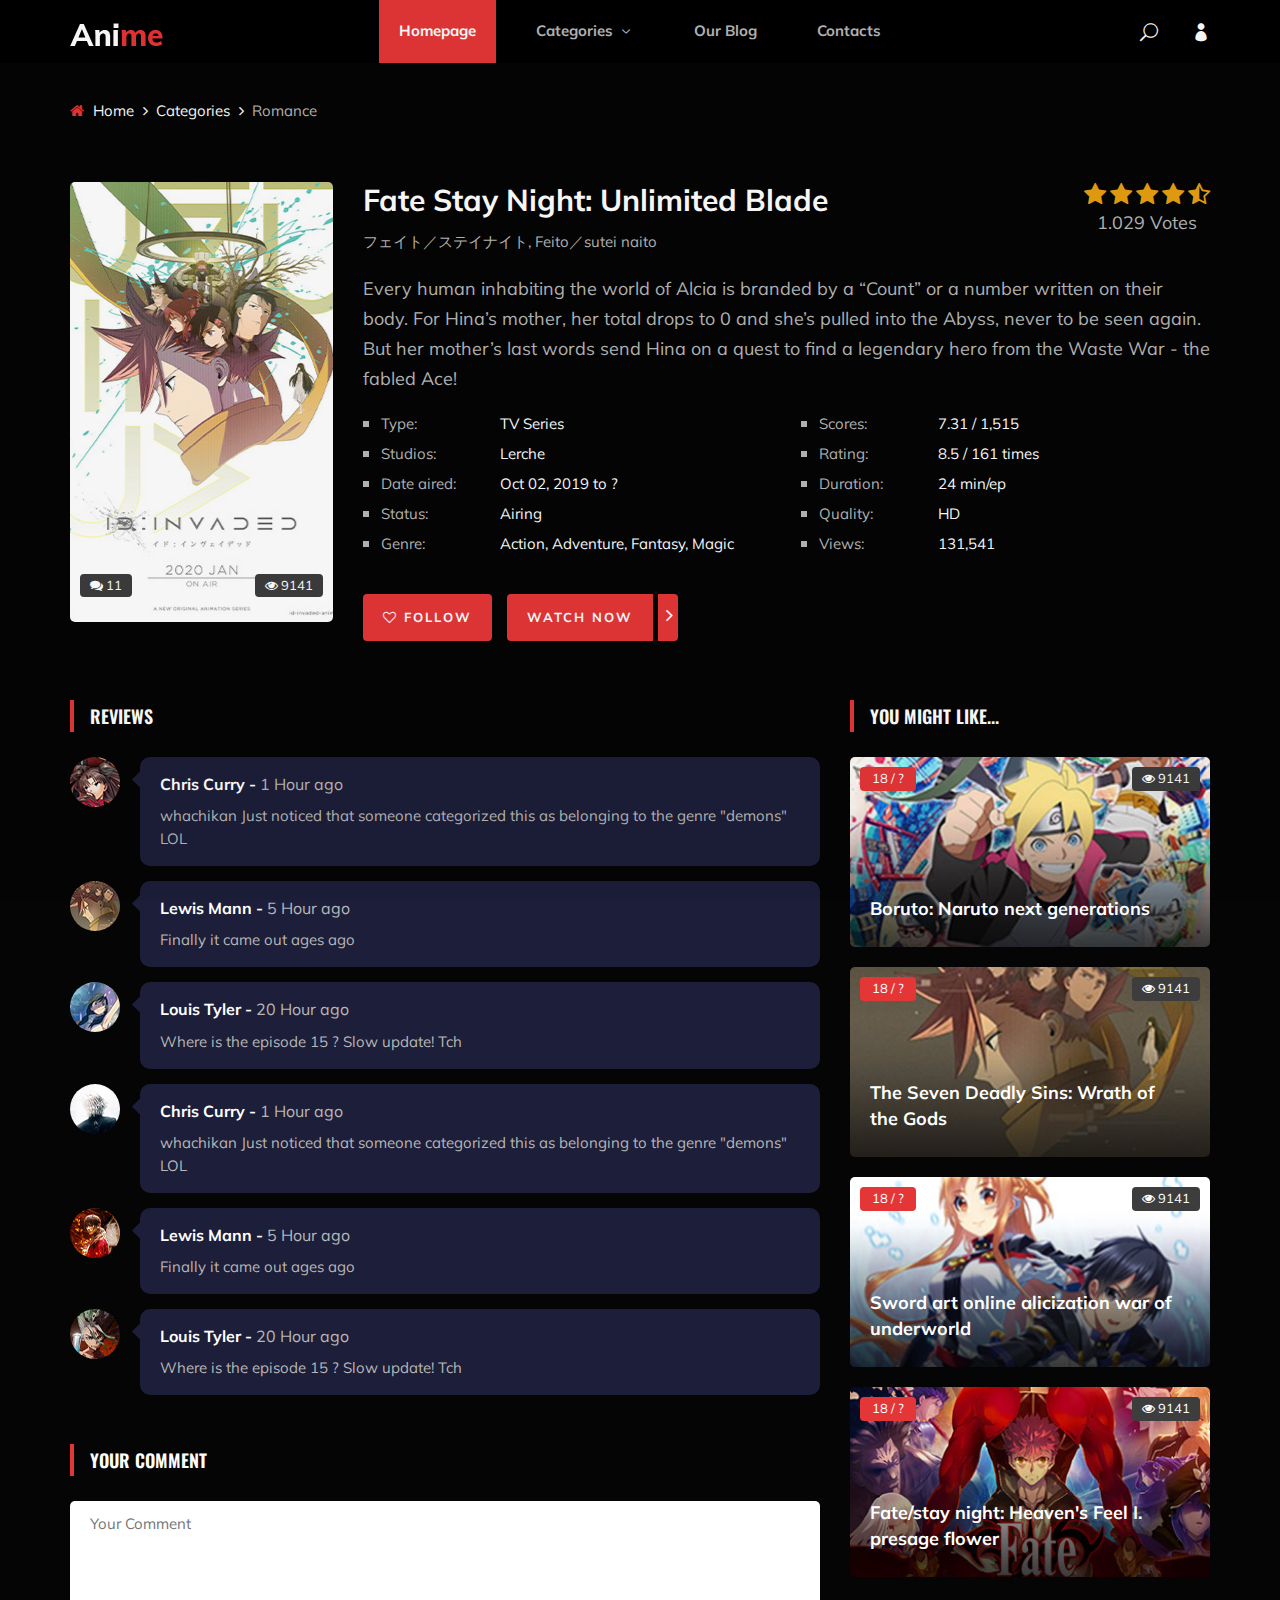
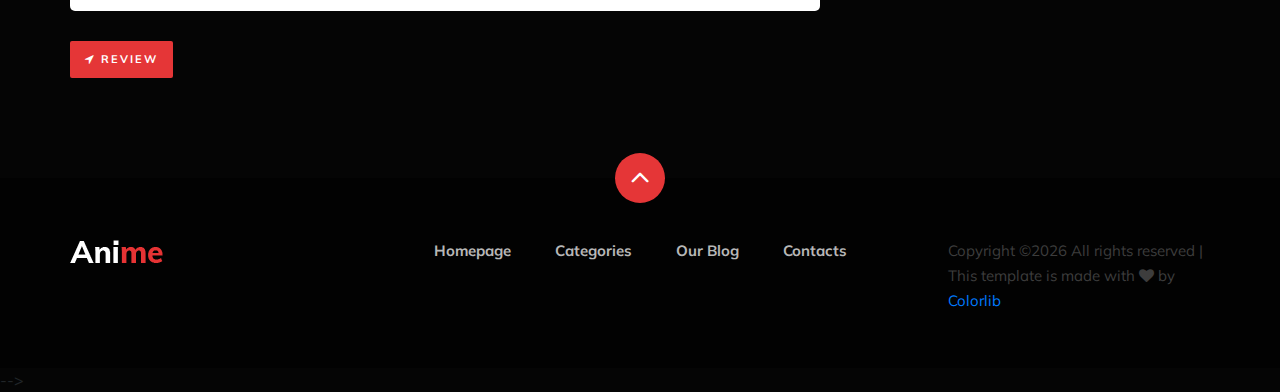
<file: anime-details.htm>
<!DOCTYPE html>
<html lang="zxx">

<head>
    <meta charset="UTF-8">
    <meta name="description" content="Anime Template">
    <meta name="keywords" content="Anime, unica, creative, html">
    <meta name="viewport" content="width=device-width, initial-scale=1.0">
    <meta http-equiv="X-UA-Compatible" content="ie=edge">
    <title>Anime | Template</title>

    <!-- Google Font -->
    <link href="https://fonts.googleapis.com/css2?family=Oswald:wght@300;400;500;600;700&display=swap" rel="stylesheet">
    <link href="https://fonts.googleapis.com/css2?family=Mulish:wght@300;400;500;600;700;800;900&display=swap"
    rel="stylesheet">

    <!-- Css Styles -->
    <link rel="stylesheet" href="css/bootstrap.min.css" type="text/css">
    <link rel="stylesheet" href="css/font-awesome.min.css" type="text/css">
    <link rel="stylesheet" href="css/elegant-icons.css" type="text/css">
    <link rel="stylesheet" href="css/plyr.css" type="text/css">
    <link rel="stylesheet" href="css/nice-select.css" type="text/css">
    <link rel="stylesheet" href="css/owl.carousel.min.css" type="text/css">
    <link rel="stylesheet" href="css/slicknav.min.css" type="text/css">
    <link rel="stylesheet" href="css/style.css" type="text/css">
</head>

<body>
    <!-- Page Preloder -->
    <div id="preloder">
        <div class="loader"></div>
    </div>

    <!-- Header Section Begin -->
    <header class="header">
        <div class="container">
            <div class="row">
                <div class="col-lg-2">
                    <div class="header__logo">
                        <a href="./index.html">
                            <img src="img/logo.png" alt="">
                        </a>
                    </div>
                </div>
                <div class="col-lg-8">
                    <div class="header__nav">
                        <nav class="header__menu mobile-menu">
                            <ul>
                                <li class="active"><a href="./index.html">Homepage</a></li>
                                <li><a href="./categories.html">Categories <span class="arrow_carrot-down"></span></a>
                                    <ul class="dropdown">
                                        <li><a href="./categories.html">Categories</a></li>
                                        <li><a href="./anime-details.html">Anime Details</a></li>
                                        <li><a href="./anime-watching.html">Anime Watching</a></li>
                                        <li><a href="./blog-details.html">Blog Details</a></li>
                                        <li><a href="./signup.html">Sign Up</a></li>
                                        <li><a href="./login.html">Login</a></li>
                                    </ul>
                                </li>
                                <li><a href="./blog.html">Our Blog</a></li>
                                <li><a href="#">Contacts</a></li>
                            </ul>
                        </nav>
                    </div>
                </div>
                <div class="col-lg-2">
                    <div class="header__right">
                        <a href="#" class="search-switch"><span class="icon_search"></span></a>
                        <a href="./login.html"><span class="icon_profile"></span></a>
                    </div>
                </div>
            </div>
            <div id="mobile-menu-wrap"></div>
        </div>
    </header>
    <!-- Header End -->

    <!-- Breadcrumb Begin -->
    <div class="breadcrumb-option">
        <div class="container">
            <div class="row">
                <div class="col-lg-12">
                    <div class="breadcrumb__links">
                        <a href="./index.html"><i class="fa fa-home"></i> Home</a>
                        <a href="./categories.html">Categories</a>
                        <span>Romance</span>
                    </div>
                </div>
            </div>
        </div>
    </div>
    <!-- Breadcrumb End -->

    <!-- Anime Section Begin -->
    <section class="anime-details spad">
        <div class="container">
            <div class="anime__details__content">
                <div class="row">
                    <div class="col-lg-3">
                        <div class="anime__details__pic set-bg" data-setbg="img/anime/details-pic.jpg">
                            <div class="comment"><i class="fa fa-comments"></i> 11</div>
                            <div class="view"><i class="fa fa-eye"></i> 9141</div>
                        </div>
                    </div>
                    <div class="col-lg-9">
                        <div class="anime__details__text">
                            <div class="anime__details__title">
                                <h3>Fate Stay Night: Unlimited Blade</h3>
                                <span>フェイト／ステイナイト, Feito／sutei naito</span>
                            </div>
                            <div class="anime__details__rating">
                                <div class="rating">
                                    <a href="#"><i class="fa fa-star"></i></a>
                                    <a href="#"><i class="fa fa-star"></i></a>
                                    <a href="#"><i class="fa fa-star"></i></a>
                                    <a href="#"><i class="fa fa-star"></i></a>
                                    <a href="#"><i class="fa fa-star-half-o"></i></a>
                                </div>
                                <span>1.029 Votes</span>
                            </div>
                            <p>Every human inhabiting the world of Alcia is branded by a “Count” or a number written on
                                their body. For Hina’s mother, her total drops to 0 and she’s pulled into the Abyss,
                                never to be seen again. But her mother’s last words send Hina on a quest to find a
                            legendary hero from the Waste War - the fabled Ace!</p>
                            <div class="anime__details__widget">
                                <div class="row">
                                    <div class="col-lg-6 col-md-6">
                                        <ul>
                                            <li><span>Type:</span> TV Series</li>
                                            <li><span>Studios:</span> Lerche</li>
                                            <li><span>Date aired:</span> Oct 02, 2019 to ?</li>
                                            <li><span>Status:</span> Airing</li>
                                            <li><span>Genre:</span> Action, Adventure, Fantasy, Magic</li>
                                        </ul>
                                    </div>
                                    <div class="col-lg-6 col-md-6">
                                        <ul>
                                            <li><span>Scores:</span> 7.31 / 1,515</li>
                                            <li><span>Rating:</span> 8.5 / 161 times</li>
                                            <li><span>Duration:</span> 24 min/ep</li>
                                            <li><span>Quality:</span> HD</li>
                                            <li><span>Views:</span> 131,541</li>
                                        </ul>
                                    </div>
                                </div>
                            </div>
                            <div class="anime__details__btn">
                                <a href="#" class="follow-btn"><i class="fa fa-heart-o"></i> Follow</a>
                                <a href="#" class="watch-btn"><span>Watch Now</span> <i
                                    class="fa fa-angle-right"></i></a>
                                </div>
                            </div>
                        </div>
                    </div>
                </div>
                <div class="row">
                    <div class="col-lg-8 col-md-8">
                        <div class="anime__details__review">
                            <div class="section-title">
                                <h5>Reviews</h5>
                            </div>
                            <div class="anime__review__item">
                                <div class="anime__review__item__pic">
                                    <img src="img/anime/review-1.jpg" alt="">
                                </div>
                                <div class="anime__review__item__text">
                                    <h6>Chris Curry - <span>1 Hour ago</span></h6>
                                    <p>whachikan Just noticed that someone categorized this as belonging to the genre
                                    "demons" LOL</p>
                                </div>
                            </div>
                            <div class="anime__review__item">
                                <div class="anime__review__item__pic">
                                    <img src="img/anime/review-2.jpg" alt="">
                                </div>
                                <div class="anime__review__item__text">
                                    <h6>Lewis Mann - <span>5 Hour ago</span></h6>
                                    <p>Finally it came out ages ago</p>
                                </div>
                            </div>
                            <div class="anime__review__item">
                                <div class="anime__review__item__pic">
                                    <img src="img/anime/review-3.jpg" alt="">
                                </div>
                                <div class="anime__review__item__text">
                                    <h6>Louis Tyler - <span>20 Hour ago</span></h6>
                                    <p>Where is the episode 15 ? Slow update! Tch</p>
                                </div>
                            </div>
                            <div class="anime__review__item">
                                <div class="anime__review__item__pic">
                                    <img src="img/anime/review-4.jpg" alt="">
                                </div>
                                <div class="anime__review__item__text">
                                    <h6>Chris Curry - <span>1 Hour ago</span></h6>
                                    <p>whachikan Just noticed that someone categorized this as belonging to the genre
                                    "demons" LOL</p>
                                </div>
                            </div>
                            <div class="anime__review__item">
                                <div class="anime__review__item__pic">
                                    <img src="img/anime/review-5.jpg" alt="">
                                </div>
                                <div class="anime__review__item__text">
                                    <h6>Lewis Mann - <span>5 Hour ago</span></h6>
                                    <p>Finally it came out ages ago</p>
                                </div>
                            </div>
                            <div class="anime__review__item">
                                <div class="anime__review__item__pic">
                                    <img src="img/anime/review-6.jpg" alt="">
                                </div>
                                <div class="anime__review__item__text">
                                    <h6>Louis Tyler - <span>20 Hour ago</span></h6>
                                    <p>Where is the episode 15 ? Slow update! Tch</p>
                                </div>
                            </div>
                        </div>
                        <div class="anime__details__form">
                            <div class="section-title">
                                <h5>Your Comment</h5>
                            </div>
                            <form action="#">
                                <textarea placeholder="Your Comment"></textarea>
                                <button type="submit"><i class="fa fa-location-arrow"></i> Review</button>
                            </form>
                        </div>
                    </div>
                    <div class="col-lg-4 col-md-4">
                        <div class="anime__details__sidebar">
                            <div class="section-title">
                                <h5>you might like...</h5>
                            </div>
                            <div class="product__sidebar__view__item set-bg" data-setbg="img/sidebar/tv-1.jpg">
                                <div class="ep">18 / ?</div>
                                <div class="view"><i class="fa fa-eye"></i> 9141</div>
                                <h5><a href="#">Boruto: Naruto next generations</a></h5>
                            </div>
                            <div class="product__sidebar__view__item set-bg" data-setbg="img/sidebar/tv-2.jpg">
                                <div class="ep">18 / ?</div>
                                <div class="view"><i class="fa fa-eye"></i> 9141</div>
                                <h5><a href="#">The Seven Deadly Sins: Wrath of the Gods</a></h5>
                            </div>
                            <div class="product__sidebar__view__item set-bg" data-setbg="img/sidebar/tv-3.jpg">
                                <div class="ep">18 / ?</div>
                                <div class="view"><i class="fa fa-eye"></i> 9141</div>
                                <h5><a href="#">Sword art online alicization war of underworld</a></h5>
                            </div>
                            <div class="product__sidebar__view__item set-bg" data-setbg="img/sidebar/tv-4.jpg">
                                <div class="ep">18 / ?</div>
                                <div class="view"><i class="fa fa-eye"></i> 9141</div>
                                <h5><a href="#">Fate/stay night: Heaven's Feel I. presage flower</a></h5>
                            </div>
                        </div>
                    </div>
                </div>
            </div>
        </section>
        <!-- Anime Section End -->

        <!-- Footer Section Begin -->
        <footer class="footer">
            <div class="page-up">
                <a href="#" id="scrollToTopButton"><span class="arrow_carrot-up"></span></a>
            </div>
            <div class="container">
                <div class="row">
                    <div class="col-lg-3">
                        <div class="footer__logo">
                            <a href="./index.html"><img src="img/logo.png" alt=""></a>
                        </div>
                    </div>
                    <div class="col-lg-6">
                        <div class="footer__nav">
                            <ul>
                                <li class="active"><a href="./index.html">Homepage</a></li>
                                <li><a href="./categories.html">Categories</a></li>
                                <li><a href="./blog.html">Our Blog</a></li>
                                <li><a href="#">Contacts</a></li>
                            </ul>
                        </div>
                    </div>
                    <div class="col-lg-3">
                        <p><!-- Link back to Colorlib can't be removed. Template is licensed under CC BY 3.0. -->
                          Copyright &copy;<script>document.write(new Date().getFullYear());</script> All rights reserved | This template is made with <i class="fa fa-heart" aria-hidden="true"></i> by <a href="https://colorlib.com" target="_blank">Colorlib</a>
                          <!-- Link back to Colorlib can't be removed. Template is licensed under CC BY 3.0. --></p>

                      </div>
                  </div>
              </div>
          </footer>
          <!-- Footer Section End -->

          <!-- Search model Begin -->
          <div class="search-model">
            <div class="h-100 d-flex align-items-center justify-content-center">
                <div class="search-close-switch"><i class="icon_close"></i></div>
                <form class="search-model-form">
                    <input type="text" id="search-input" placeholder="Search here.....">
                </form>
            </div>
        </div>
        <!-- Search model end -->

        <!-- Js Plugins -->
        <script src="js/jquery-3.3.1.min.js"></script>
        <script src="js/bootstrap.min.js"></script>
        <script src="js/player.js"></script>
        <script src="js/jquery.nice-select.min.js"></script>
        <script src="js/mixitup.min.js"></script>
        <script src="js/jquery.slicknav.js"></script>
        <script src="js/owl.carousel.min.js"></script>
        <script src="js/main.js"></script>

    </body>

    </html>-->
</file>
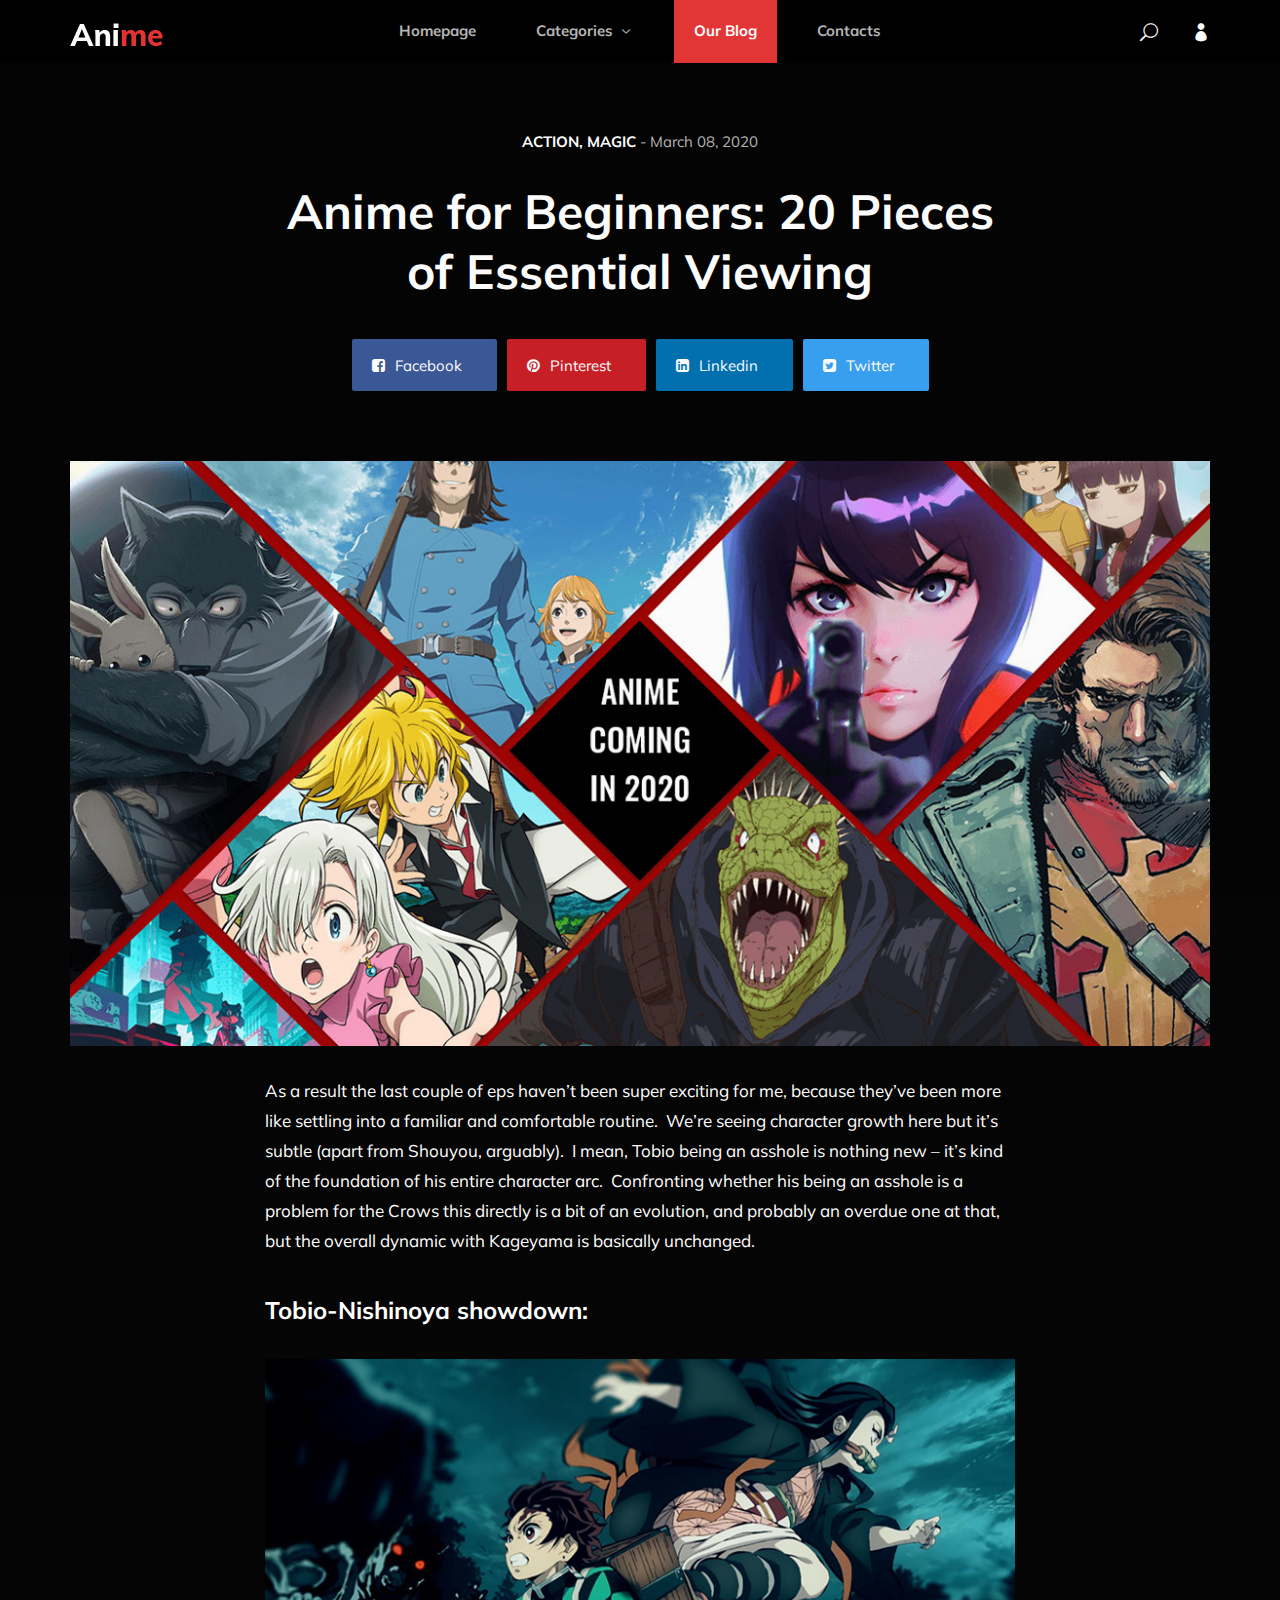
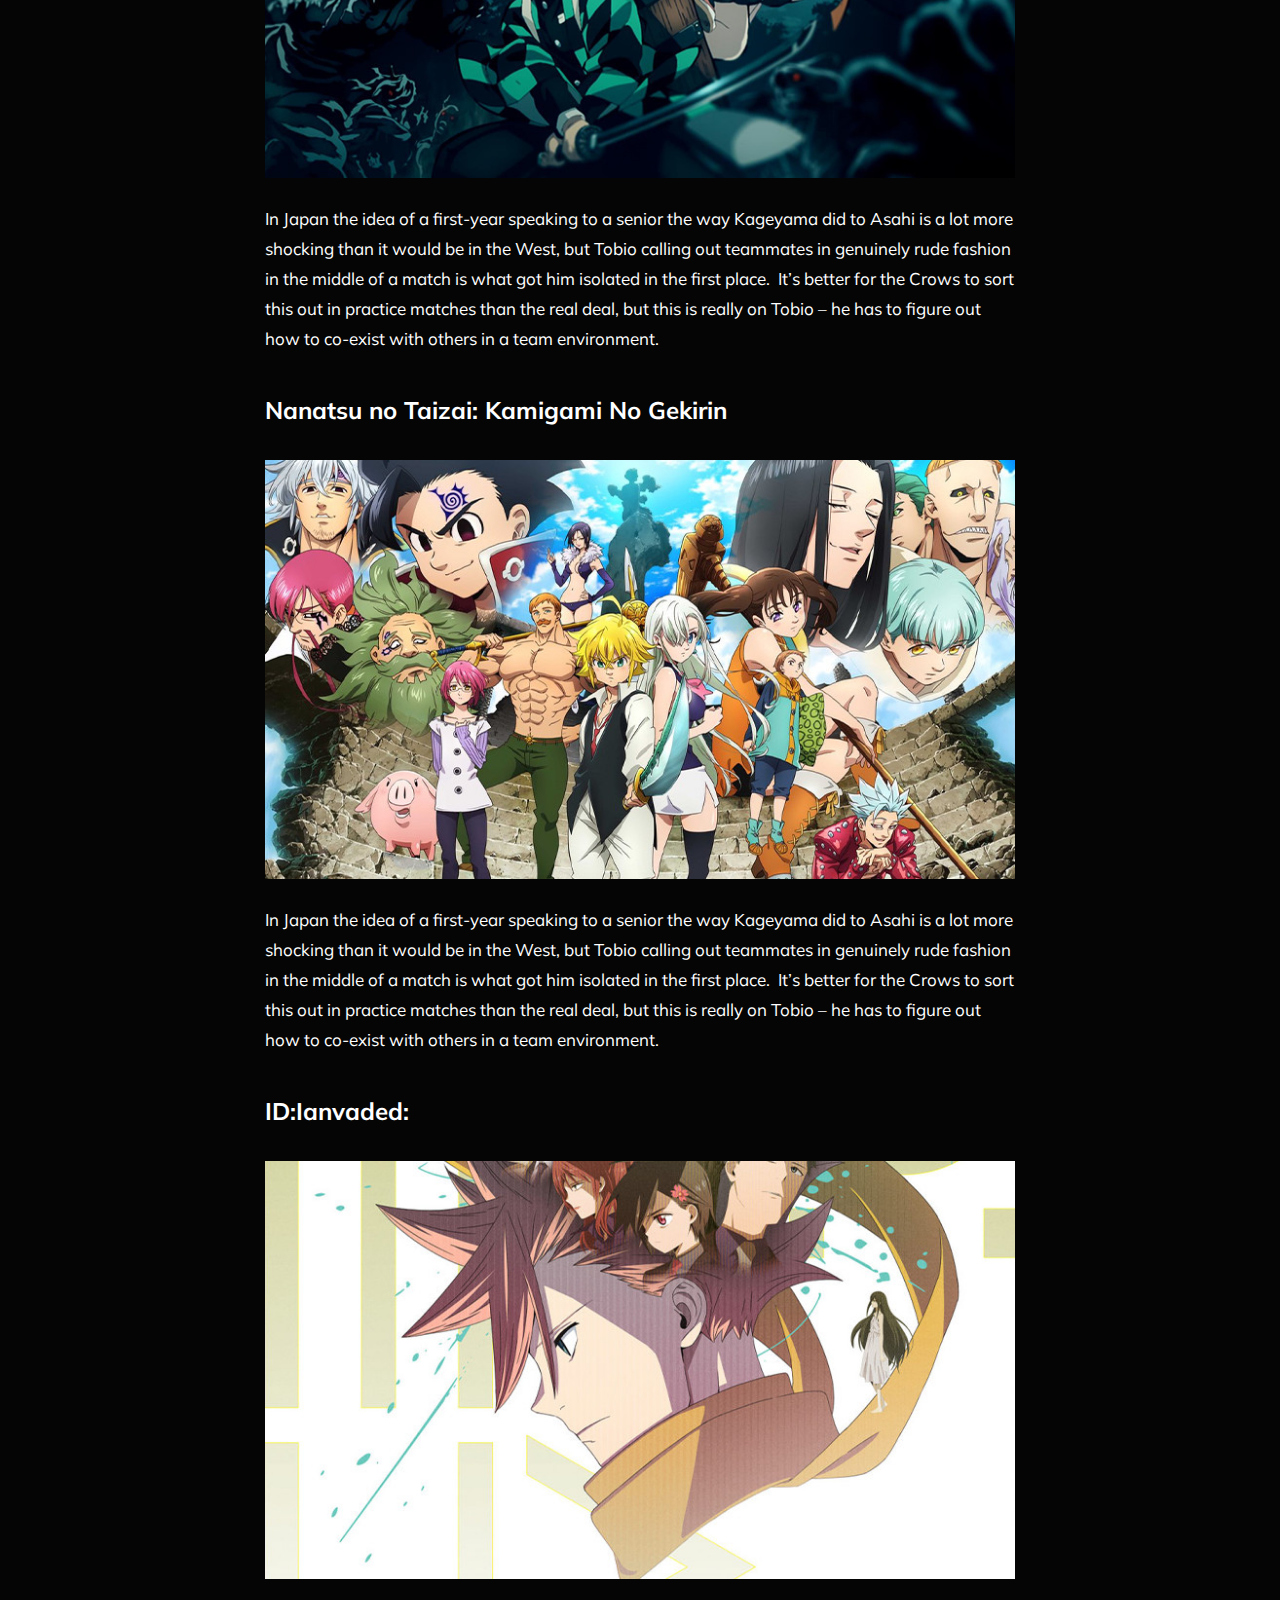
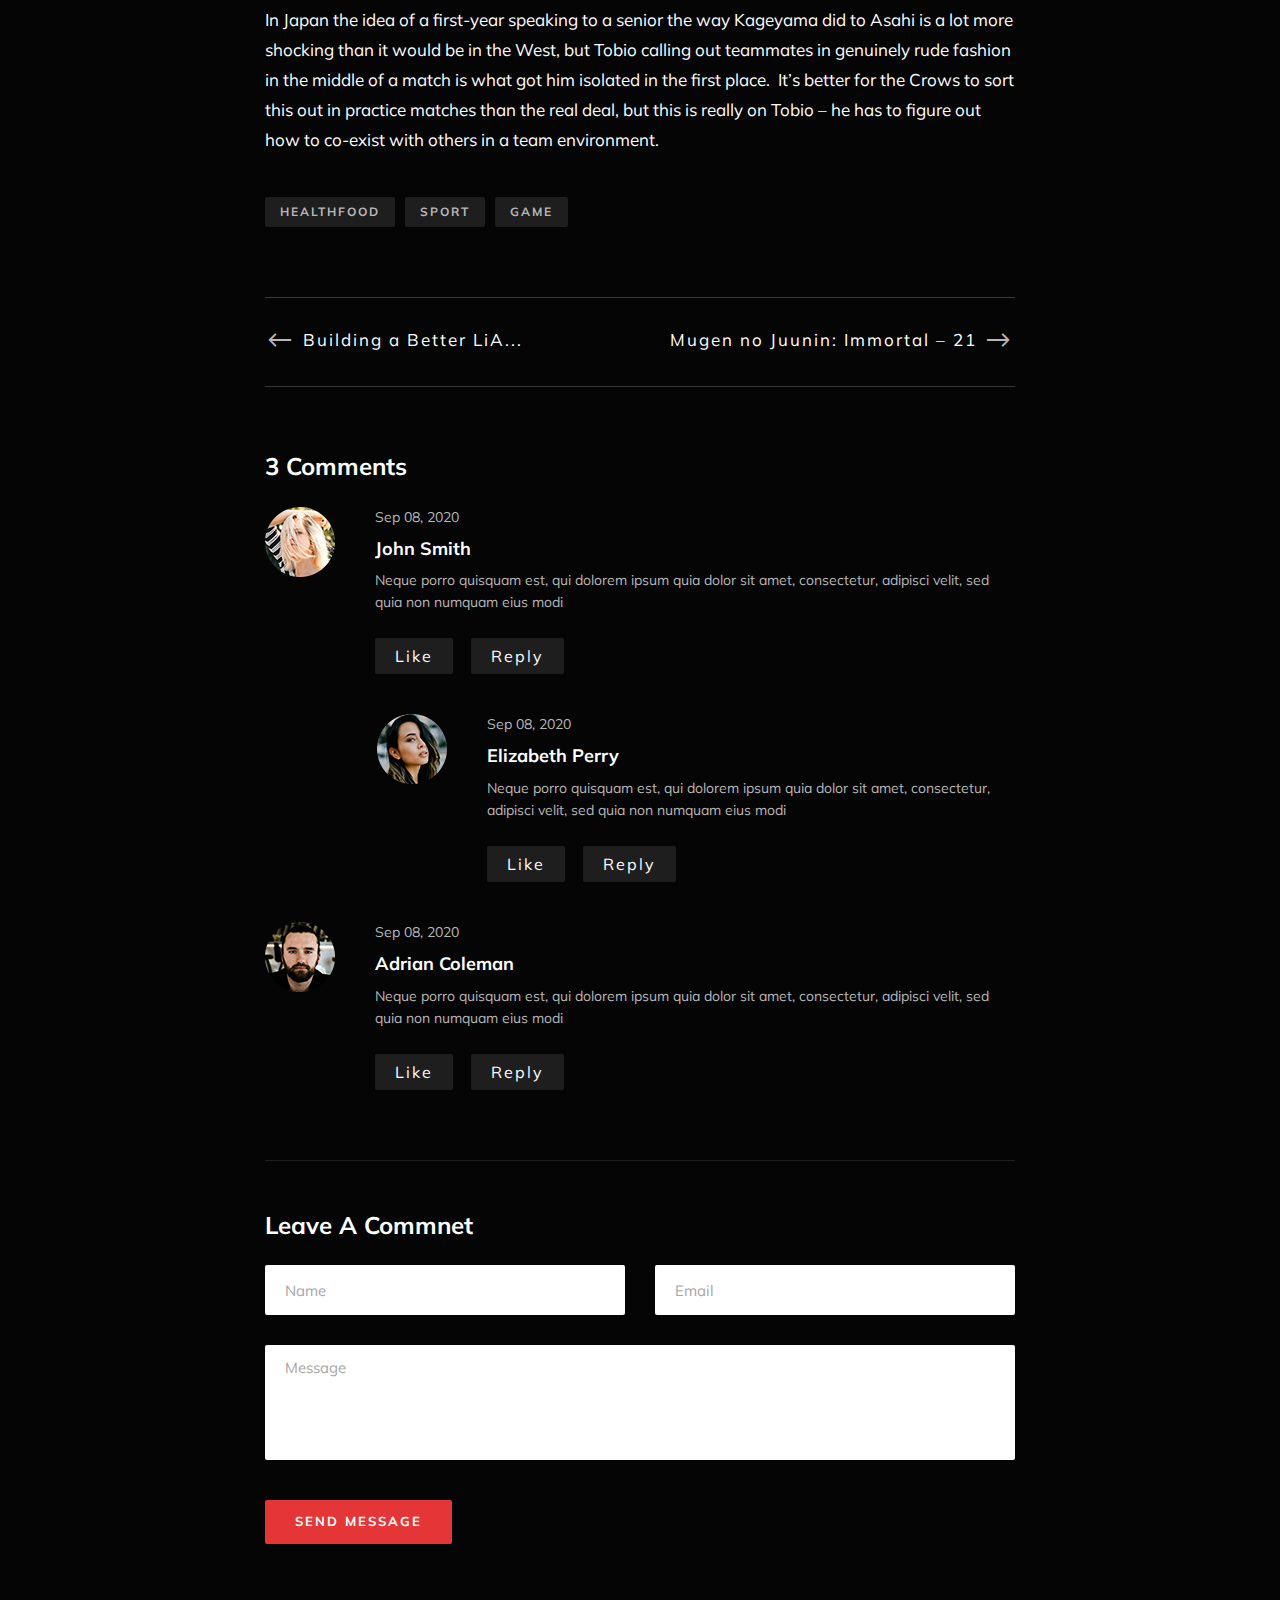
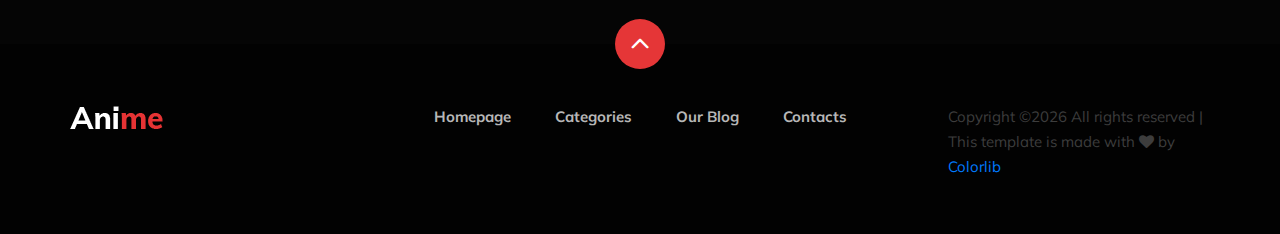
<file: blog-details.html>
<!DOCTYPE html>
<html lang="zxx">

<head>
    <meta charset="UTF-8">
    <meta name="description" content="Anime Template">
    <meta name="keywords" content="Anime, unica, creative, html">
    <meta name="viewport" content="width=device-width, initial-scale=1.0">
    <meta http-equiv="X-UA-Compatible" content="ie=edge">
    <title>Anime | Template</title>

    <!-- Google Font -->
    <link href="https://fonts.googleapis.com/css2?family=Oswald:wght@300;400;500;600;700&display=swap" rel="stylesheet">
    <link href="https://fonts.googleapis.com/css2?family=Mulish:wght@300;400;500;600;700;800;900&display=swap"
    rel="stylesheet">

    <!-- Css Styles -->
    <link rel="stylesheet" href="css/bootstrap.min.css" type="text/css">
    <link rel="stylesheet" href="css/font-awesome.min.css" type="text/css">
    <link rel="stylesheet" href="css/elegant-icons.css" type="text/css">
    <link rel="stylesheet" href="css/plyr.css" type="text/css">
    <link rel="stylesheet" href="css/nice-select.css" type="text/css">
    <link rel="stylesheet" href="css/owl.carousel.min.css" type="text/css">
    <link rel="stylesheet" href="css/slicknav.min.css" type="text/css">
    <link rel="stylesheet" href="css/style.css" type="text/css">
</head>

<body>
    <!-- Page Preloder -->
    <div id="preloder">
        <div class="loader"></div>
    </div>

    <!-- Header Section Begin -->
    <header class="header">
        <div class="container">
            <div class="row">
                <div class="col-lg-2">
                    <div class="header__logo">
                        <a href="./index.html">
                            <img src="img/logo.png" alt="">
                        </a>
                    </div>
                </div>
                <div class="col-lg-8">
                    <div class="header__nav">
                        <nav class="header__menu mobile-menu">
                            <ul>
                                <li><a href="./index.html">Homepage</a></li>
                                <li><a href="./categories.html">Categories <span class="arrow_carrot-down"></span></a>
                                    <ul class="dropdown">
                                        <li><a href="./categories.html">Categories</a></li>
                                        <li><a href="./anime-details.html">Anime Details</a></li>
                                        <li><a href="./anime-watching.html">Anime Watching</a></li>
                                        <li><a href="./blog-details.html">Blog Details</a></li>
                                        <li><a href="./signup.html">Sign Up</a></li>
                                        <li><a href="./login.html">Login</a></li>
                                    </ul>
                                </li>
                                <li class="active"><a href="./blog.html">Our Blog</a></li>
                                <li><a href="#">Contacts</a></li>
                            </ul>
                        </nav>
                    </div>
                </div>
                <div class="col-lg-2">
                    <div class="header__right">
                        <a href="#" class="search-switch"><span class="icon_search"></span></a>
                        <a href="./login.html"><span class="icon_profile"></span></a>
                    </div>
                </div>
            </div>
            <div id="mobile-menu-wrap"></div>
        </div>
    </header>
    <!-- Header End -->

    <!-- Blog Details Section Begin -->
    <section class="blog-details spad">
        <div class="container">
            <div class="row d-flex justify-content-center">
                <div class="col-lg-8">
                    <div class="blog__details__title">
                        <h6>Action, Magic <span>- March 08, 2020</span></h6>
                        <h2>Anime for Beginners: 20 Pieces of Essential Viewing</h2>
                        <div class="blog__details__social">
                            <a href="#" class="facebook"><i class="fa fa-facebook-square"></i> Facebook</a>
                            <a href="#" class="pinterest"><i class="fa fa-pinterest"></i> Pinterest</a>
                            <a href="#" class="linkedin"><i class="fa fa-linkedin-square"></i> Linkedin</a>
                            <a href="#" class="twitter"><i class="fa fa-twitter-square"></i> Twitter</a>
                        </div>
                    </div>
                </div>
                <div class="col-lg-12">
                    <div class="blog__details__pic">
                        <img src="img/blog/details/blog-details-pic.jpg" alt="">
                    </div>
                </div>
                <div class="col-lg-8">
                    <div class="blog__details__content">
                        <div class="blog__details__text">
                            <p>As a result the last couple of eps haven’t been super exciting for me, because they’ve
                                been more like settling into a familiar and comfortable routine.  We’re seeing character
                                growth here but it’s subtle (apart from Shouyou, arguably).  I mean, Tobio being an
                                asshole is nothing new – it’s kind of the foundation of his entire character arc. 
                                Confronting whether his being an asshole is a problem for the Crows this directly is a
                                bit of an evolution, and probably an overdue one at that, but the overall dynamic with
                            Kageyama is basically unchanged.</p>
                        </div>
                        <div class="blog__details__item__text">
                            <h4>Tobio-Nishinoya showdown:</h4>
                            <img src="img/blog/details/bd-item-1.jpg" alt="">
                            <p>In Japan the idea of a first-year speaking to a senior the way Kageyama did to Asahi is a
                                lot more shocking than it would be in the West, but Tobio calling out teammates in
                                genuinely rude fashion in the middle of a match is what got him isolated in the first
                                place.  It’s better for the Crows to sort this out in practice matches than the real
                                deal, but this is really on Tobio – he has to figure out how to co-exist with others in
                            a team environment.</p>
                        </div>
                        <div class="blog__details__item__text">
                            <h4>Nanatsu no Taizai: Kamigami No Gekirin</h4>
                            <img src="img/blog/details/bd-item-2.jpg" alt="">
                            <p>In Japan the idea of a first-year speaking to a senior the way Kageyama did to Asahi is a
                                lot more shocking than it would be in the West, but Tobio calling out teammates in
                                genuinely rude fashion in the middle of a match is what got him isolated in the first
                                place.  It’s better for the Crows to sort this out in practice matches than the real
                                deal, but this is really on Tobio – he has to figure out how to co-exist with others in
                            a team environment.</p>
                        </div>
                        <div class="blog__details__item__text">
                            <h4>ID:Ianvaded:</h4>
                            <img src="img/blog/details/bd-item-3.jpg" alt="">
                            <p>In Japan the idea of a first-year speaking to a senior the way Kageyama did to Asahi is a
                                lot more shocking than it would be in the West, but Tobio calling out teammates in
                                genuinely rude fashion in the middle of a match is what got him isolated in the first
                                place.  It’s better for the Crows to sort this out in practice matches than the real
                                deal, but this is really on Tobio – he has to figure out how to co-exist with others in
                            a team environment.</p>
                        </div>
                        <div class="blog__details__tags">
                            <a href="#">Healthfood</a>
                            <a href="#">Sport</a>
                            <a href="#">Game</a>
                        </div>
                        <div class="blog__details__btns">
                            <div class="row">
                                <div class="col-lg-6">
                                    <div class="blog__details__btns__item">
                                        <h5><a href="#"><span class="arrow_left"></span> Building a Better LiA...</a>
                                        </h5>
                                    </div>
                                </div>
                                <div class="col-lg-6">
                                    <div class="blog__details__btns__item next__btn">
                                        <h5><a href="#">Mugen no Juunin: Immortal – 21 <span
                                            class="arrow_right"></span></a></h5>
                                        </div>
                                    </div>
                                </div>
                            </div>
                            <div class="blog__details__comment">
                                <h4>3 Comments</h4>
                                <div class="blog__details__comment__item">
                                    <div class="blog__details__comment__item__pic">
                                        <img src="img/blog/details/comment-1.png" alt="">
                                    </div>
                                    <div class="blog__details__comment__item__text">
                                        <span>Sep 08, 2020</span>
                                        <h5>John Smith</h5>
                                        <p>Neque porro quisquam est, qui dolorem ipsum quia dolor sit amet, consectetur,
                                        adipisci velit, sed quia non numquam eius modi</p>
                                        <a href="#">Like</a>
                                        <a href="#">Reply</a>
                                    </div>
                                </div>
                                <div class="blog__details__comment__item blog__details__comment__item--reply">
                                    <div class="blog__details__comment__item__pic">
                                        <img src="img/blog/details/comment-2.png" alt="">
                                    </div>
                                    <div class="blog__details__comment__item__text">
                                        <span>Sep 08, 2020</span>
                                        <h5>Elizabeth Perry</h5>
                                        <p>Neque porro quisquam est, qui dolorem ipsum quia dolor sit amet, consectetur,
                                        adipisci velit, sed quia non numquam eius modi</p>
                                        <a href="#">Like</a>
                                        <a href="#">Reply</a>
                                    </div>
                                </div>
                                <div class="blog__details__comment__item">
                                    <div class="blog__details__comment__item__pic">
                                        <img src="img/blog/details/comment-3.png" alt="">
                                    </div>
                                    <div class="blog__details__comment__item__text">
                                        <span>Sep 08, 2020</span>
                                        <h5>Adrian Coleman</h5>
                                        <p>Neque porro quisquam est, qui dolorem ipsum quia dolor sit amet, consectetur,
                                        adipisci velit, sed quia non numquam eius modi</p>
                                        <a href="#">Like</a>
                                        <a href="#">Reply</a>
                                    </div>
                                </div>
                            </div>
                            <div class="blog__details__form">
                                <h4>Leave A Commnet</h4>
                                <form action="#">
                                    <div class="row">
                                        <div class="col-lg-6 col-md-6 col-sm-6">
                                            <input type="text" placeholder="Name">
                                        </div>
                                        <div class="col-lg-6 col-md-6 col-sm-6">
                                            <input type="text" placeholder="Email">
                                        </div>
                                        <div class="col-lg-12">
                                            <textarea placeholder="Message"></textarea>
                                            <button type="submit" class="site-btn">Send Message</button>
                                        </div>
                                    </div>
                                </form>
                            </div>
                        </div>
                    </div>
                </div>
            </div>
        </section>
        <!-- Blog Details Section End -->

        <!-- Footer Section Begin -->
        <footer class="footer">
            <div class="page-up">
                <a href="#" id="scrollToTopButton"><span class="arrow_carrot-up"></span></a>
            </div>
            <div class="container">
                <div class="row">
                    <div class="col-lg-3">
                        <div class="footer__logo">
                            <a href="./index.html"><img src="img/logo.png" alt=""></a>
                        </div>
                    </div>
                    <div class="col-lg-6">
                        <div class="footer__nav">
                            <ul>
                                <li class="active"><a href="./index.html">Homepage</a></li>
                                <li><a href="./categories.html">Categories</a></li>
                                <li><a href="./blog.html">Our Blog</a></li>
                                <li><a href="#">Contacts</a></li>
                            </ul>
                        </div>
                    </div>
                    <div class="col-lg-3">
                        <p><!-- Link back to Colorlib can't be removed. Template is licensed under CC BY 3.0. -->
                          Copyright &copy;<script>document.write(new Date().getFullYear());</script> All rights reserved | This template is made with <i class="fa fa-heart" aria-hidden="true"></i> by <a href="https://colorlib.com" target="_blank">Colorlib</a>
                          <!-- Link back to Colorlib can't be removed. Template is licensed under CC BY 3.0. --></p>

                      </div>
                  </div>
              </div>
          </footer>
          <!-- Footer Section End -->

          <!-- Search model Begin -->
          <div class="search-model">
            <div class="h-100 d-flex align-items-center justify-content-center">
                <div class="search-close-switch"><i class="icon_close"></i></div>
                <form class="search-model-form">
                    <input type="text" id="search-input" placeholder="Search here.....">
                </form>
            </div>
        </div>
        <!-- Search model end -->

        <!-- Js Plugins -->
        <script src="js/jquery-3.3.1.min.js"></script>
        <script src="js/bootstrap.min.js"></script>
        <script src="js/player.js"></script>
        <script src="js/jquery.nice-select.min.js"></script>
        <script src="js/mixitup.min.js"></script>
        <script src="js/jquery.slicknav.js"></script>
        <script src="js/owl.carousel.min.js"></script>
        <script src="js/main.js"></script>

    </body>

    </html>
</file>
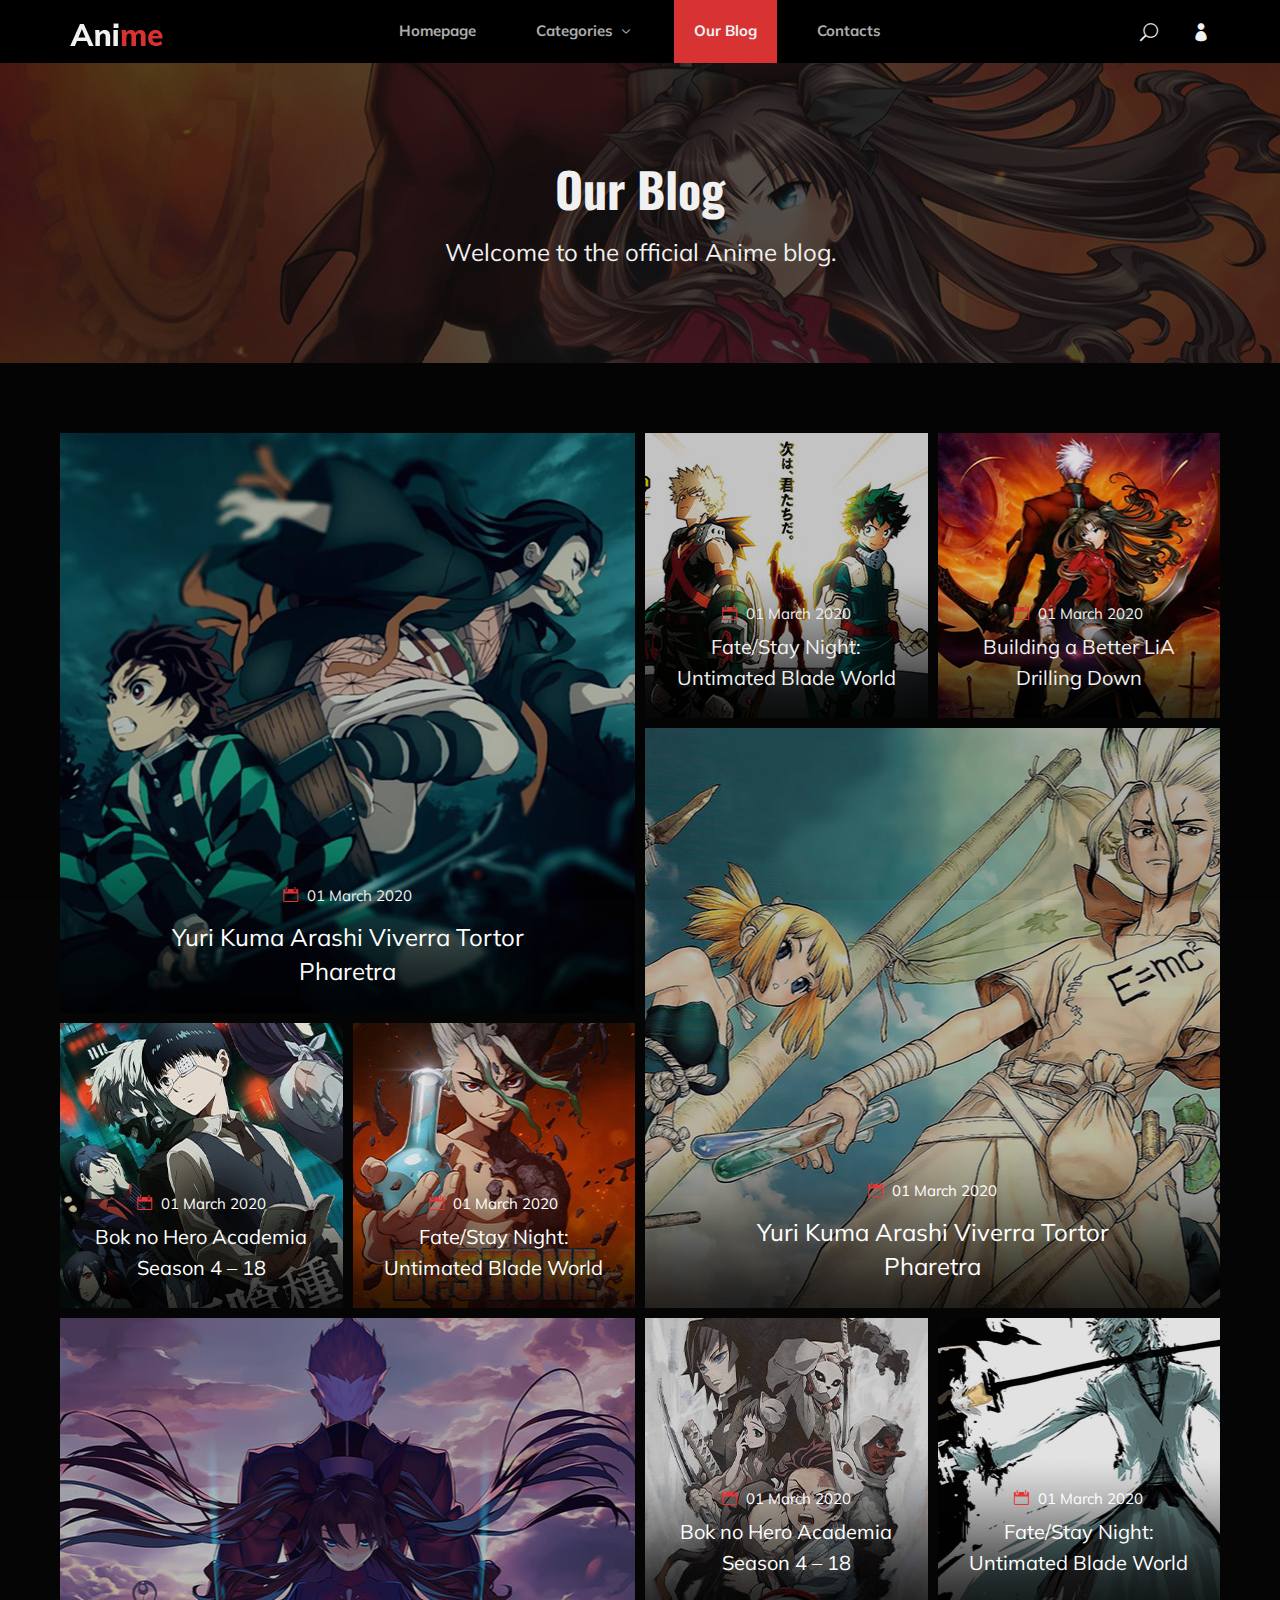
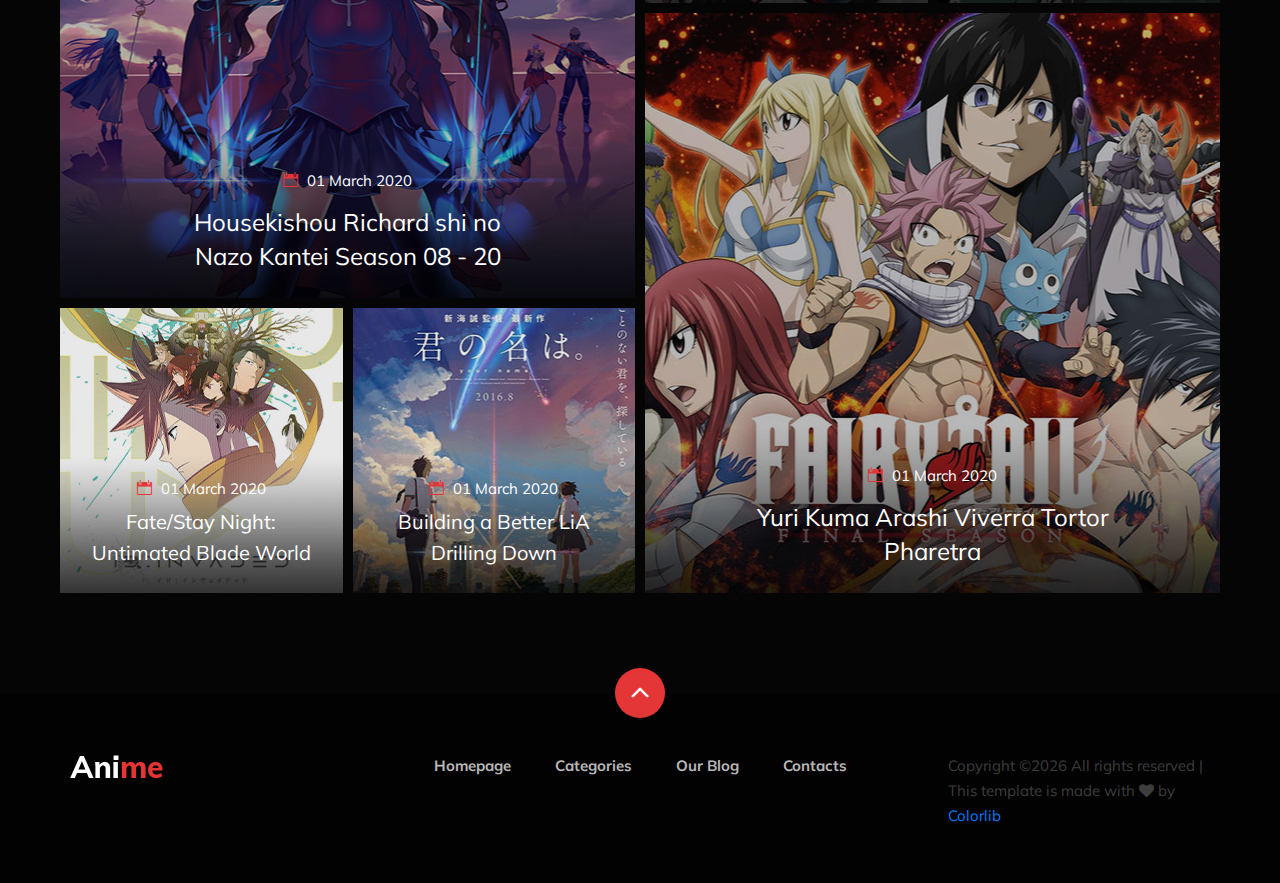
<file: blog.html>
<!DOCTYPE html>
<html lang="zxx">

<head>
    <meta charset="UTF-8">
    <meta name="description" content="Anime Template">
    <meta name="keywords" content="Anime, unica, creative, html">
    <meta name="viewport" content="width=device-width, initial-scale=1.0">
    <meta http-equiv="X-UA-Compatible" content="ie=edge">
    <title>Anime | Template</title>

    <!-- Google Font -->
    <link href="https://fonts.googleapis.com/css2?family=Oswald:wght@300;400;500;600;700&display=swap" rel="stylesheet">
    <link href="https://fonts.googleapis.com/css2?family=Mulish:wght@300;400;500;600;700;800;900&display=swap"
    rel="stylesheet">

    <!-- Css Styles -->
    <link rel="stylesheet" href="css/bootstrap.min.css" type="text/css">
    <link rel="stylesheet" href="css/font-awesome.min.css" type="text/css">
    <link rel="stylesheet" href="css/elegant-icons.css" type="text/css">
    <link rel="stylesheet" href="css/plyr.css" type="text/css">
    <link rel="stylesheet" href="css/nice-select.css" type="text/css">
    <link rel="stylesheet" href="css/owl.carousel.min.css" type="text/css">
    <link rel="stylesheet" href="css/slicknav.min.css" type="text/css">
    <link rel="stylesheet" href="css/style.css" type="text/css">
</head>

<body>
    <!-- Page Preloder -->
    <div id="preloder">
        <div class="loader"></div>
    </div>

    <!-- Header Section Begin -->
    <header class="header">
        <div class="container">
            <div class="row">
                <div class="col-lg-2">
                    <div class="header__logo">
                        <a href="./index.html">
                            <img src="img/logo.png" alt="">
                        </a>
                    </div>
                </div>
                <div class="col-lg-8">
                    <div class="header__nav">
                        <nav class="header__menu mobile-menu">
                            <ul>
                                <li><a href="./index.html">Homepage</a></li>
                                <li><a href="./categories.html">Categories <span class="arrow_carrot-down"></span></a>
                                    <ul class="dropdown">
                                        <li><a href="./categories.html">Categories</a></li>
                                        <li><a href="./anime-details.html">Anime Details</a></li>
                                        <li><a href="./anime-watching.html">Anime Watching</a></li>
                                        <li><a href="./blog-details.html">Blog Details</a></li>
                                        <li><a href="./signup.html">Sign Up</a></li>
                                        <li><a href="./login.html">Login</a></li>
                                    </ul>
                                </li>
                                <li class="active"><a href="./blog.html">Our Blog</a></li>
                                <li><a href="#">Contacts</a></li>
                            </ul>
                        </nav>
                    </div>
                </div>
                <div class="col-lg-2">
                    <div class="header__right">
                        <a href="#" class="search-switch"><span class="icon_search"></span></a>
                        <a href="./login.html"><span class="icon_profile"></span></a>
                    </div>
                </div>
            </div>
            <div id="mobile-menu-wrap"></div>
        </div>
    </header>
    <!-- Header End -->

    <!-- Normal Breadcrumb Begin -->
    <section class="normal-breadcrumb set-bg" data-setbg="img/normal-breadcrumb.jpg">
        <div class="container">
            <div class="row">
                <div class="col-lg-12 text-center">
                    <div class="normal__breadcrumb__text">
                        <h2>Our Blog</h2>
                        <p>Welcome to the official Anime blog.</p>
                    </div>
                </div>
            </div>
        </div>
    </section>
    <!-- Normal Breadcrumb End -->

    <!-- Blog Section Begin -->
    <section class="blog spad">
        <div class="container">
            <div class="row">
                <div class="col-lg-6">
                    <div class="row">
                        <div class="col-lg-12">
                            <div class="blog__item set-bg" data-setbg="img/blog/blog-1.jpg">
                                <div class="blog__item__text">
                                    <p><span class="icon_calendar"></span> 01 March 2020</p>
                                    <h4><a href="#">Yuri Kuma Arashi Viverra Tortor Pharetra</a></h4>
                                </div>
                            </div>
                        </div>
                        <div class="col-lg-6 col-md-6 col-sm-6">
                            <div class="blog__item small__item set-bg" data-setbg="img/blog/blog-4.jpg">
                                <div class="blog__item__text">
                                    <p><span class="icon_calendar"></span> 01 March 2020</p>
                                    <h4><a href="#">Bok no Hero Academia Season 4 – 18</a></h4>
                                </div>
                            </div>
                        </div>
                        <div class="col-lg-6 col-md-6 col-sm-6">
                            <div class="blog__item small__item set-bg" data-setbg="img/blog/blog-5.jpg">
                                <div class="blog__item__text">
                                    <p><span class="icon_calendar"></span> 01 March 2020</p>
                                    <h4><a href="#">Fate/Stay Night: Untimated Blade World</a></h4>
                                </div>
                            </div>
                        </div>
                        <div class="col-lg-12">
                            <div class="blog__item set-bg" data-setbg="img/blog/blog-7.jpg">
                                <div class="blog__item__text">
                                    <p><span class="icon_calendar"></span> 01 March 2020</p>
                                    <h4><a href="#">Housekishou Richard shi no Nazo Kantei Season 08 - 20</a></h4>
                                </div>
                            </div>
                        </div>
                        <div class="col-lg-6 col-md-6 col-sm-6">
                            <div class="blog__item small__item set-bg" data-setbg="img/blog/blog-10.jpg">
                                <div class="blog__item__text">
                                    <p><span class="icon_calendar"></span> 01 March 2020</p>
                                    <h4><a href="#">Fate/Stay Night: Untimated Blade World</a></h4>
                                </div>
                            </div>
                        </div>
                        <div class="col-lg-6 col-md-6 col-sm-6">
                            <div class="blog__item small__item set-bg" data-setbg="img/blog/blog-11.jpg">
                                <div class="blog__item__text">
                                    <p><span class="icon_calendar"></span> 01 March 2020</p>
                                    <h4><a href="#">Building a Better LiA Drilling Down</a></h4>
                                </div>
                            </div>
                        </div>
                    </div>
                </div>
                <div class="col-lg-6">
                    <div class="row">
                        <div class="col-lg-6 col-md-6 col-sm-6">
                            <div class="blog__item small__item set-bg" data-setbg="img/blog/blog-2.jpg">
                                <div class="blog__item__text">
                                    <p><span class="icon_calendar"></span> 01 March 2020</p>
                                    <h4><a href="#">Fate/Stay Night: Untimated Blade World</a></h4>
                                </div>
                            </div>
                        </div>
                        <div class="col-lg-6 col-md-6 col-sm-6">
                            <div class="blog__item small__item set-bg" data-setbg="img/blog/blog-3.jpg">
                                <div class="blog__item__text">
                                    <p><span class="icon_calendar"></span> 01 March 2020</p>
                                    <h4><a href="#">Building a Better LiA Drilling Down</a></h4>
                                </div>
                            </div>
                        </div>
                        <div class="col-lg-12">
                            <div class="blog__item set-bg" data-setbg="img/blog/blog-6.jpg">
                                <div class="blog__item__text">
                                    <p><span class="icon_calendar"></span> 01 March 2020</p>
                                    <h4><a href="#">Yuri Kuma Arashi Viverra Tortor Pharetra</a></h4>
                                </div>
                            </div>
                        </div>
                        <div class="col-lg-6 col-md-6 col-sm-6">
                            <div class="blog__item small__item set-bg" data-setbg="img/blog/blog-8.jpg">
                                <div class="blog__item__text">
                                    <p><span class="icon_calendar"></span> 01 March 2020</p>
                                    <h4><a href="#">Bok no Hero Academia Season 4 – 18</a></h4>
                                </div>
                            </div>
                        </div>
                        <div class="col-lg-6 col-md-6 col-sm-6">
                            <div class="blog__item small__item set-bg" data-setbg="img/blog/blog-9.jpg">
                                <div class="blog__item__text">
                                    <p><span class="icon_calendar"></span> 01 March 2020</p>
                                    <h4><a href="#">Fate/Stay Night: Untimated Blade World</a></h4>
                                </div>
                            </div>
                        </div>
                        <div class="col-lg-12">
                            <div class="blog__item set-bg" data-setbg="img/blog/blog-12.jpg">
                                <div class="blog__item__text">
                                    <p><span class="icon_calendar"></span> 01 March 2020</p>
                                    <h4><a href="#">Yuri Kuma Arashi Viverra Tortor Pharetra</a></h4>
                                </div>
                            </div>
                        </div>
                    </div>
                </div>
            </div>
        </div>
    </section>
    <!-- Blog Section End -->

    <!-- Footer Section Begin -->
    <footer class="footer">
        <div class="page-up">
            <a href="#" id="scrollToTopButton"><span class="arrow_carrot-up"></span></a>
        </div>
        <div class="container">
            <div class="row">
                <div class="col-lg-3">
                    <div class="footer__logo">
                        <a href="./index.html"><img src="img/logo.png" alt=""></a>
                    </div>
                </div>
                <div class="col-lg-6">
                    <div class="footer__nav">
                        <ul>
                            <li class="active"><a href="./index.html">Homepage</a></li>
                            <li><a href="./categories.html">Categories</a></li>
                            <li><a href="./blog.html">Our Blog</a></li>
                            <li><a href="#">Contacts</a></li>
                        </ul>
                    </div>
                </div>
                <div class="col-lg-3">
                    <p><!-- Link back to Colorlib can't be removed. Template is licensed under CC BY 3.0. -->
                      Copyright &copy;<script>document.write(new Date().getFullYear());</script> All rights reserved | This template is made with <i class="fa fa-heart" aria-hidden="true"></i> by <a href="https://colorlib.com" target="_blank">Colorlib</a>
                      <!-- Link back to Colorlib can't be removed. Template is licensed under CC BY 3.0. --></p>

                  </div>
              </div>
          </div>
      </footer>
      <!-- Footer Section End -->

      <!-- Search model Begin -->
      <div class="search-model">
        <div class="h-100 d-flex align-items-center justify-content-center">
            <div class="search-close-switch"><i class="icon_close"></i></div>
            <form class="search-model-form">
                <input type="text" id="search-input" placeholder="Search here.....">
            </form>
        </div>
    </div>
    <!-- Search model end -->

    <!-- Js Plugins -->
    <script src="js/jquery-3.3.1.min.js"></script>
    <script src="js/bootstrap.min.js"></script>
    <script src="js/player.js"></script>
    <script src="js/jquery.nice-select.min.js"></script>
    <script src="js/mixitup.min.js"></script>
    <script src="js/jquery.slicknav.js"></script>
    <script src="js/owl.carousel.min.js"></script>
    <script src="js/main.js"></script>

</body>

</html>
</file>
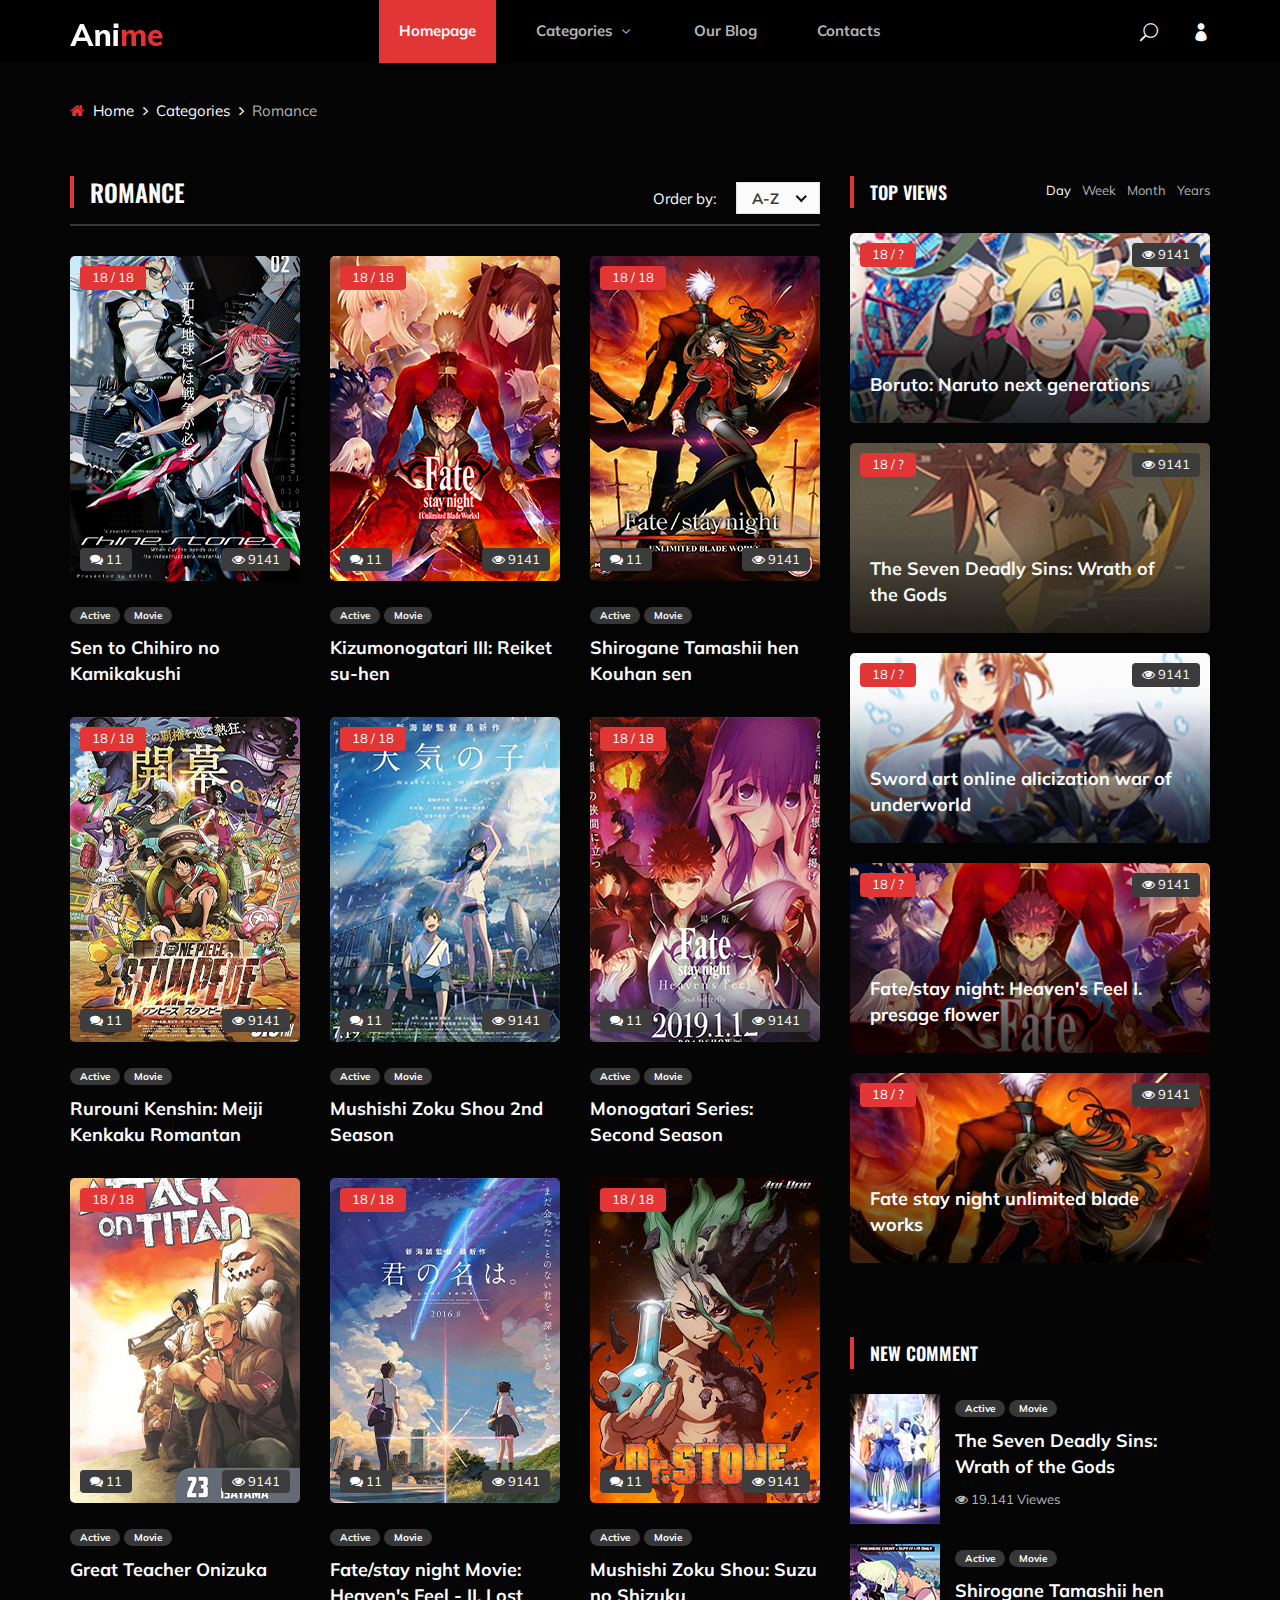
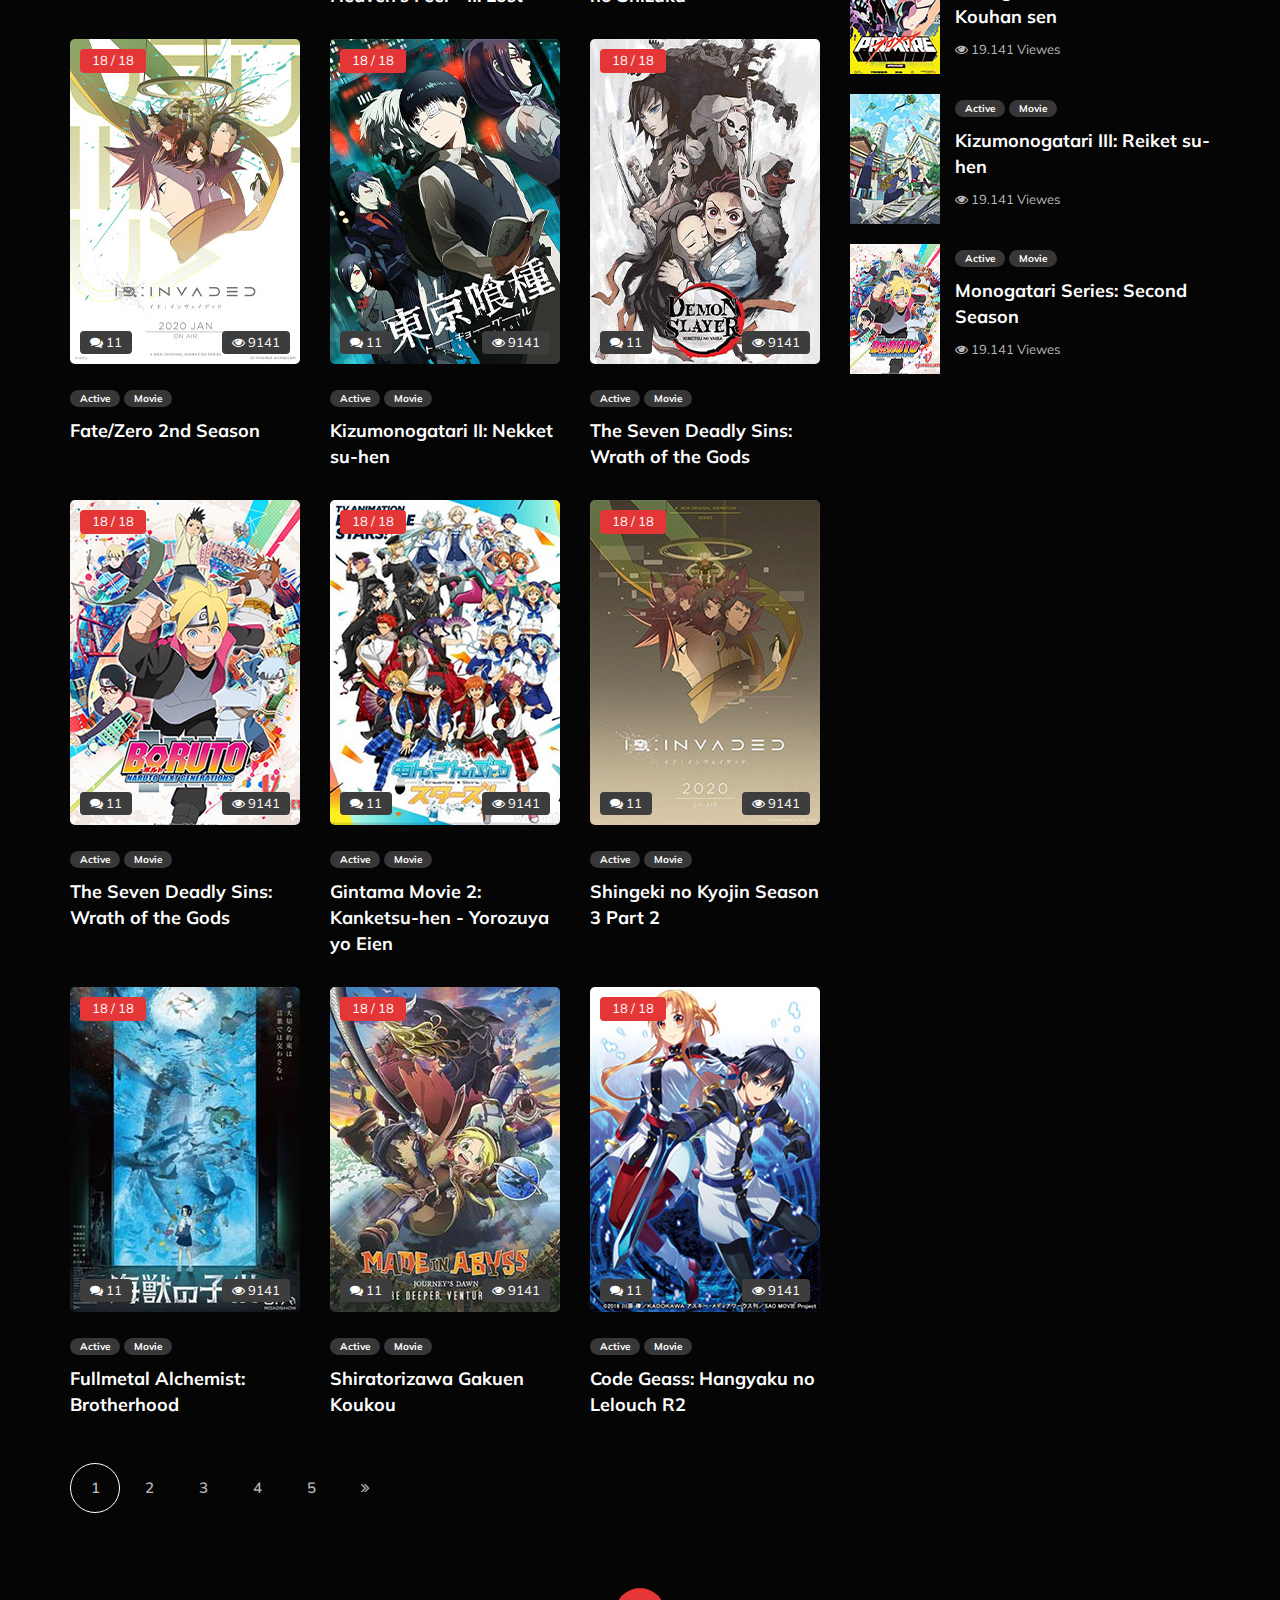
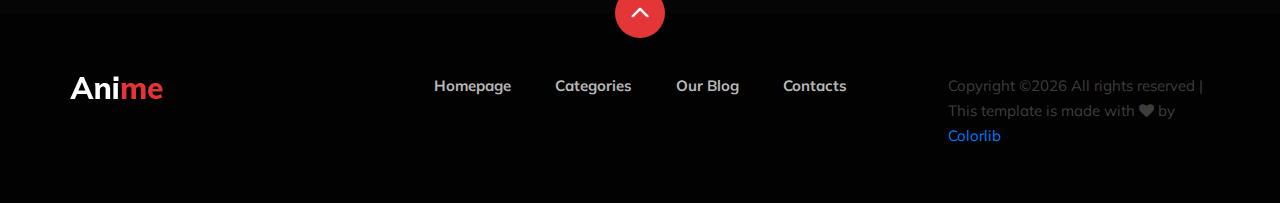
<file: categories.html>
<!DOCTYPE html>
<html lang="zxx">

<head>
    <meta charset="UTF-8">
    <meta name="description" content="Anime Template">
    <meta name="keywords" content="Anime, unica, creative, html">
    <meta name="viewport" content="width=device-width, initial-scale=1.0">
    <meta http-equiv="X-UA-Compatible" content="ie=edge">
    <title>Anime | Template</title>

    <!-- Google Font -->
    <link href="https://fonts.googleapis.com/css2?family=Oswald:wght@300;400;500;600;700&display=swap" rel="stylesheet">
    <link href="https://fonts.googleapis.com/css2?family=Mulish:wght@300;400;500;600;700;800;900&display=swap"
    rel="stylesheet">

    <!-- Css Styles -->
    <link rel="stylesheet" href="css/bootstrap.min.css" type="text/css">
    <link rel="stylesheet" href="css/font-awesome.min.css" type="text/css">
    <link rel="stylesheet" href="css/elegant-icons.css" type="text/css">
    <link rel="stylesheet" href="css/plyr.css" type="text/css">
    <link rel="stylesheet" href="css/nice-select.css" type="text/css">
    <link rel="stylesheet" href="css/owl.carousel.min.css" type="text/css">
    <link rel="stylesheet" href="css/slicknav.min.css" type="text/css">
    <link rel="stylesheet" href="css/style.css" type="text/css">
</head>

<body>
    <!-- Page Preloder -->
    <div id="preloder">
        <div class="loader"></div>
    </div>

    <!-- Header Section Begin -->
    <header class="header">
        <div class="container">
            <div class="row">
                <div class="col-lg-2">
                    <div class="header__logo">
                        <a href="./index.html">
                            <img src="img/logo.png" alt="">
                        </a>
                    </div>
                </div>
                <div class="col-lg-8">
                    <div class="header__nav">
                        <nav class="header__menu mobile-menu">
                            <ul>
                                <li class="active"><a href="./index.html">Homepage</a></li>
                                <li><a href="./categories.html">Categories <span class="arrow_carrot-down"></span></a>
                                    <ul class="dropdown">
                                        <li><a href="./categories.html">Categories</a></li>
                                        <li><a href="./anime-details.html">Anime Details</a></li>
                                        <li><a href="./anime-watching.html">Anime Watching</a></li>
                                        <li><a href="./blog-details.html">Blog Details</a></li>
                                        <li><a href="./signup.html">Sign Up</a></li>
                                        <li><a href="./login.html">Login</a></li>
                                    </ul>
                                </li>
                                <li><a href="./blog.html">Our Blog</a></li>
                                <li><a href="#">Contacts</a></li>
                            </ul>
                        </nav>
                    </div>
                </div>
                <div class="col-lg-2">
                    <div class="header__right">
                        <a href="#" class="search-switch"><span class="icon_search"></span></a>
                        <a href="./login.html"><span class="icon_profile"></span></a>
                    </div>
                </div>
            </div>
            <div id="mobile-menu-wrap"></div>
        </div>
    </header>
    <!-- Header End -->

    <!-- Breadcrumb Begin -->
    <div class="breadcrumb-option">
        <div class="container">
            <div class="row">
                <div class="col-lg-12">
                    <div class="breadcrumb__links">
                        <a href="./index.html"><i class="fa fa-home"></i> Home</a>
                        <a href="./categories.html">Categories</a>
                        <span>Romance</span>
                    </div>
                </div>
            </div>
        </div>
    </div>
    <!-- Breadcrumb End -->

    <!-- Product Section Begin -->
    <section class="product-page spad">
        <div class="container">
            <div class="row">
                <div class="col-lg-8">
                    <div class="product__page__content">
                        <div class="product__page__title">
                            <div class="row">
                                <div class="col-lg-8 col-md-8 col-sm-6">
                                    <div class="section-title">
                                        <h4>Romance</h4>
                                    </div>
                                </div>
                                <div class="col-lg-4 col-md-4 col-sm-6">
                                    <div class="product__page__filter">
                                        <p>Order by:</p>
                                        <select>
                                            <option value="">A-Z</option>
                                            <option value="">1-10</option>
                                            <option value="">10-50</option>
                                        </select>
                                    </div>
                                </div>
                            </div>
                        </div>
                        <div class="row">
                            <div class="col-lg-4 col-md-6 col-sm-6">
                                <div class="product__item">
                                    <div class="product__item__pic set-bg" data-setbg="img/popular/popular-1.jpg">
                                        <div class="ep">18 / 18</div>
                                        <div class="comment"><i class="fa fa-comments"></i> 11</div>
                                        <div class="view"><i class="fa fa-eye"></i> 9141</div>
                                    </div>
                                    <div class="product__item__text">
                                        <ul>
                                            <li>Active</li>
                                            <li>Movie</li>
                                        </ul>
                                        <h5><a href="#">Sen to Chihiro no Kamikakushi</a></h5>
                                    </div>
                                </div>
                            </div>
                            <div class="col-lg-4 col-md-6 col-sm-6">
                                <div class="product__item">
                                    <div class="product__item__pic set-bg" data-setbg="img/popular/popular-2.jpg">
                                        <div class="ep">18 / 18</div>
                                        <div class="comment"><i class="fa fa-comments"></i> 11</div>
                                        <div class="view"><i class="fa fa-eye"></i> 9141</div>
                                    </div>
                                    <div class="product__item__text">
                                        <ul>
                                            <li>Active</li>
                                            <li>Movie</li>
                                        </ul>
                                        <h5><a href="#">Kizumonogatari III: Reiket su-hen</a></h5>
                                    </div>
                                </div>
                            </div>
                            <div class="col-lg-4 col-md-6 col-sm-6">
                                <div class="product__item">
                                    <div class="product__item__pic set-bg" data-setbg="img/popular/popular-3.jpg">
                                        <div class="ep">18 / 18</div>
                                        <div class="comment"><i class="fa fa-comments"></i> 11</div>
                                        <div class="view"><i class="fa fa-eye"></i> 9141</div>
                                    </div>
                                    <div class="product__item__text">
                                        <ul>
                                            <li>Active</li>
                                            <li>Movie</li>
                                        </ul>
                                        <h5><a href="#">Shirogane Tamashii hen Kouhan sen</a></h5>
                                    </div>
                                </div>
                            </div>
                            <div class="col-lg-4 col-md-6 col-sm-6">
                                <div class="product__item">
                                    <div class="product__item__pic set-bg" data-setbg="img/popular/popular-4.jpg">
                                        <div class="ep">18 / 18</div>
                                        <div class="comment"><i class="fa fa-comments"></i> 11</div>
                                        <div class="view"><i class="fa fa-eye"></i> 9141</div>
                                    </div>
                                    <div class="product__item__text">
                                        <ul>
                                            <li>Active</li>
                                            <li>Movie</li>
                                        </ul>
                                        <h5><a href="#">Rurouni Kenshin: Meiji Kenkaku Romantan</a></h5>
                                    </div>
                                </div>
                            </div>
                            <div class="col-lg-4 col-md-6 col-sm-6">
                                <div class="product__item">
                                    <div class="product__item__pic set-bg" data-setbg="img/popular/popular-5.jpg">
                                        <div class="ep">18 / 18</div>
                                        <div class="comment"><i class="fa fa-comments"></i> 11</div>
                                        <div class="view"><i class="fa fa-eye"></i> 9141</div>
                                    </div>
                                    <div class="product__item__text">
                                        <ul>
                                            <li>Active</li>
                                            <li>Movie</li>
                                        </ul>
                                        <h5><a href="#">Mushishi Zoku Shou 2nd Season</a></h5>
                                    </div>
                                </div>
                            </div>
                            <div class="col-lg-4 col-md-6 col-sm-6">
                                <div class="product__item">
                                    <div class="product__item__pic set-bg" data-setbg="img/popular/popular-6.jpg">
                                        <div class="ep">18 / 18</div>
                                        <div class="comment"><i class="fa fa-comments"></i> 11</div>
                                        <div class="view"><i class="fa fa-eye"></i> 9141</div>
                                    </div>
                                    <div class="product__item__text">
                                        <ul>
                                            <li>Active</li>
                                            <li>Movie</li>
                                        </ul>
                                        <h5><a href="#">Monogatari Series: Second Season</a></h5>
                                    </div>
                                </div>
                            </div>
                            <div class="col-lg-4 col-md-6 col-sm-6">
                                <div class="product__item">
                                    <div class="product__item__pic set-bg" data-setbg="img/recent/recent-1.jpg">
                                        <div class="ep">18 / 18</div>
                                        <div class="comment"><i class="fa fa-comments"></i> 11</div>
                                        <div class="view"><i class="fa fa-eye"></i> 9141</div>
                                    </div>
                                    <div class="product__item__text">
                                        <ul>
                                            <li>Active</li>
                                            <li>Movie</li>
                                        </ul>
                                        <h5><a href="#">Great Teacher Onizuka</a></h5>
                                    </div>
                                </div>
                            </div>
                            <div class="col-lg-4 col-md-6 col-sm-6">
                                <div class="product__item">
                                    <div class="product__item__pic set-bg" data-setbg="img/recent/recent-2.jpg">
                                        <div class="ep">18 / 18</div>
                                        <div class="comment"><i class="fa fa-comments"></i> 11</div>
                                        <div class="view"><i class="fa fa-eye"></i> 9141</div>
                                    </div>
                                    <div class="product__item__text">
                                        <ul>
                                            <li>Active</li>
                                            <li>Movie</li>
                                        </ul>
                                        <h5><a href="#">Fate/stay night Movie: Heaven's Feel - II. Lost</a></h5>
                                    </div>
                                </div>
                            </div>
                            <div class="col-lg-4 col-md-6 col-sm-6">
                                <div class="product__item">
                                    <div class="product__item__pic set-bg" data-setbg="img/recent/recent-3.jpg">
                                        <div class="ep">18 / 18</div>
                                        <div class="comment"><i class="fa fa-comments"></i> 11</div>
                                        <div class="view"><i class="fa fa-eye"></i> 9141</div>
                                    </div>
                                    <div class="product__item__text">
                                        <ul>
                                            <li>Active</li>
                                            <li>Movie</li>
                                        </ul>
                                        <h5><a href="#">Mushishi Zoku Shou: Suzu no Shizuku</a></h5>
                                    </div>
                                </div>
                            </div>
                            <div class="col-lg-4 col-md-6 col-sm-6">
                                <div class="product__item">
                                    <div class="product__item__pic set-bg" data-setbg="img/recent/recent-4.jpg">
                                        <div class="ep">18 / 18</div>
                                        <div class="comment"><i class="fa fa-comments"></i> 11</div>
                                        <div class="view"><i class="fa fa-eye"></i> 9141</div>
                                    </div>
                                    <div class="product__item__text">
                                        <ul>
                                            <li>Active</li>
                                            <li>Movie</li>
                                        </ul>
                                        <h5><a href="#">Fate/Zero 2nd Season</a></h5>
                                    </div>
                                </div>
                            </div>
                            <div class="col-lg-4 col-md-6 col-sm-6">
                                <div class="product__item">
                                    <div class="product__item__pic set-bg" data-setbg="img/recent/recent-5.jpg">
                                        <div class="ep">18 / 18</div>
                                        <div class="comment"><i class="fa fa-comments"></i> 11</div>
                                        <div class="view"><i class="fa fa-eye"></i> 9141</div>
                                    </div>
                                    <div class="product__item__text">
                                        <ul>
                                            <li>Active</li>
                                            <li>Movie</li>
                                        </ul>
                                        <h5><a href="#">Kizumonogatari II: Nekket su-hen</a></h5>
                                    </div>
                                </div>
                            </div>
                            <div class="col-lg-4 col-md-6 col-sm-6">
                                <div class="product__item">
                                    <div class="product__item__pic set-bg" data-setbg="img/recent/recent-6.jpg">
                                        <div class="ep">18 / 18</div>
                                        <div class="comment"><i class="fa fa-comments"></i> 11</div>
                                        <div class="view"><i class="fa fa-eye"></i> 9141</div>
                                    </div>
                                    <div class="product__item__text">
                                        <ul>
                                            <li>Active</li>
                                            <li>Movie</li>
                                        </ul>
                                        <h5><a href="#">The Seven Deadly Sins: Wrath of the Gods</a></h5>
                                    </div>
                                </div>
                            </div>
                            <div class="col-lg-4 col-md-6 col-sm-6">
                                <div class="product__item">
                                    <div class="product__item__pic set-bg" data-setbg="img/trending/trend-1.jpg">
                                        <div class="ep">18 / 18</div>
                                        <div class="comment"><i class="fa fa-comments"></i> 11</div>
                                        <div class="view"><i class="fa fa-eye"></i> 9141</div>
                                    </div>
                                    <div class="product__item__text">
                                        <ul>
                                            <li>Active</li>
                                            <li>Movie</li>
                                        </ul>
                                        <h5><a href="#">The Seven Deadly Sins: Wrath of the Gods</a></h5>
                                    </div>
                                </div>
                            </div>
                            <div class="col-lg-4 col-md-6 col-sm-6">
                                <div class="product__item">
                                    <div class="product__item__pic set-bg" data-setbg="img/trending/trend-2.jpg">
                                        <div class="ep">18 / 18</div>
                                        <div class="comment"><i class="fa fa-comments"></i> 11</div>
                                        <div class="view"><i class="fa fa-eye"></i> 9141</div>
                                    </div>
                                    <div class="product__item__text">
                                        <ul>
                                            <li>Active</li>
                                            <li>Movie</li>
                                        </ul>
                                        <h5><a href="#">Gintama Movie 2: Kanketsu-hen - Yorozuya yo Eien</a></h5>
                                    </div>
                                </div>
                            </div>
                            <div class="col-lg-4 col-md-6 col-sm-6">
                                <div class="product__item">
                                    <div class="product__item__pic set-bg" data-setbg="img/trending/trend-3.jpg">
                                        <div class="ep">18 / 18</div>
                                        <div class="comment"><i class="fa fa-comments"></i> 11</div>
                                        <div class="view"><i class="fa fa-eye"></i> 9141</div>
                                    </div>
                                    <div class="product__item__text">
                                        <ul>
                                            <li>Active</li>
                                            <li>Movie</li>
                                        </ul>
                                        <h5><a href="#">Shingeki no Kyojin Season 3 Part 2</a></h5>
                                    </div>
                                </div>
                            </div>
                            <div class="col-lg-4 col-md-6 col-sm-6">
                                <div class="product__item">
                                    <div class="product__item__pic set-bg" data-setbg="img/trending/trend-4.jpg">
                                        <div class="ep">18 / 18</div>
                                        <div class="comment"><i class="fa fa-comments"></i> 11</div>
                                        <div class="view"><i class="fa fa-eye"></i> 9141</div>
                                    </div>
                                    <div class="product__item__text">
                                        <ul>
                                            <li>Active</li>
                                            <li>Movie</li>
                                        </ul>
                                        <h5><a href="#">Fullmetal Alchemist: Brotherhood</a></h5>
                                    </div>
                                </div>
                            </div>
                            <div class="col-lg-4 col-md-6 col-sm-6">
                                <div class="product__item">
                                    <div class="product__item__pic set-bg" data-setbg="img/trending/trend-5.jpg">
                                        <div class="ep">18 / 18</div>
                                        <div class="comment"><i class="fa fa-comments"></i> 11</div>
                                        <div class="view"><i class="fa fa-eye"></i> 9141</div>
                                    </div>
                                    <div class="product__item__text">
                                        <ul>
                                            <li>Active</li>
                                            <li>Movie</li>
                                        </ul>
                                        <h5><a href="#">Shiratorizawa Gakuen Koukou</a></h5>
                                    </div>
                                </div>
                            </div>
                            <div class="col-lg-4 col-md-6 col-sm-6">
                                <div class="product__item">
                                    <div class="product__item__pic set-bg" data-setbg="img/trending/trend-6.jpg">
                                        <div class="ep">18 / 18</div>
                                        <div class="comment"><i class="fa fa-comments"></i> 11</div>
                                        <div class="view"><i class="fa fa-eye"></i> 9141</div>
                                    </div>
                                    <div class="product__item__text">
                                        <ul>
                                            <li>Active</li>
                                            <li>Movie</li>
                                        </ul>
                                        <h5><a href="#">Code Geass: Hangyaku no Lelouch R2</a></h5>
                                    </div>
                                </div>
                            </div>
                        </div>
                    </div>
                    <div class="product__pagination">
                        <a href="#" class="current-page">1</a>
                        <a href="#">2</a>
                        <a href="#">3</a>
                        <a href="#">4</a>
                        <a href="#">5</a>
                        <a href="#"><i class="fa fa-angle-double-right"></i></a>
                    </div>
                </div>
                <div class="col-lg-4 col-md-6 col-sm-8">
                    <div class="product__sidebar">
                        <div class="product__sidebar__view">
                            <div class="section-title">
                                <h5>Top Views</h5>
                            </div>
                            <ul class="filter__controls">
                                <li class="active" data-filter="*">Day</li>
                                <li data-filter=".week">Week</li>
                                <li data-filter=".month">Month</li>
                                <li data-filter=".years">Years</li>
                            </ul>
                            <div class="filter__gallery">
                                <div class="product__sidebar__view__item set-bg mix day years"
                                data-setbg="img/sidebar/tv-1.jpg">
                                <div class="ep">18 / ?</div>
                                <div class="view"><i class="fa fa-eye"></i> 9141</div>
                                <h5><a href="#">Boruto: Naruto next generations</a></h5>
                            </div>
                            <div class="product__sidebar__view__item set-bg mix month week"
                            data-setbg="img/sidebar/tv-2.jpg">
                            <div class="ep">18 / ?</div>
                            <div class="view"><i class="fa fa-eye"></i> 9141</div>
                            <h5><a href="#">The Seven Deadly Sins: Wrath of the Gods</a></h5>
                        </div>
                        <div class="product__sidebar__view__item set-bg mix week years"
                        data-setbg="img/sidebar/tv-3.jpg">
                        <div class="ep">18 / ?</div>
                        <div class="view"><i class="fa fa-eye"></i> 9141</div>
                        <h5><a href="#">Sword art online alicization war of underworld</a></h5>
                    </div>
                    <div class="product__sidebar__view__item set-bg mix years month"
                    data-setbg="img/sidebar/tv-4.jpg">
                    <div class="ep">18 / ?</div>
                    <div class="view"><i class="fa fa-eye"></i> 9141</div>
                    <h5><a href="#">Fate/stay night: Heaven's Feel I. presage flower</a></h5>
                </div>
                <div class="product__sidebar__view__item set-bg mix day"
                data-setbg="img/sidebar/tv-5.jpg">
                <div class="ep">18 / ?</div>
                <div class="view"><i class="fa fa-eye"></i> 9141</div>
                <h5><a href="#">Fate stay night unlimited blade works</a></h5>
            </div>
        </div>
    </div>
    <div class="product__sidebar__comment">
        <div class="section-title">
            <h5>New Comment</h5>
        </div>
        <div class="product__sidebar__comment__item">
            <div class="product__sidebar__comment__item__pic">
                <img src="img/sidebar/comment-1.jpg" alt="">
            </div>
            <div class="product__sidebar__comment__item__text">
                <ul>
                    <li>Active</li>
                    <li>Movie</li>
                </ul>
                <h5><a href="#">The Seven Deadly Sins: Wrath of the Gods</a></h5>
                <span><i class="fa fa-eye"></i> 19.141 Viewes</span>
            </div>
        </div>
        <div class="product__sidebar__comment__item">
            <div class="product__sidebar__comment__item__pic">
                <img src="img/sidebar/comment-2.jpg" alt="">
            </div>
            <div class="product__sidebar__comment__item__text">
                <ul>
                    <li>Active</li>
                    <li>Movie</li>
                </ul>
                <h5><a href="#">Shirogane Tamashii hen Kouhan sen</a></h5>
                <span><i class="fa fa-eye"></i> 19.141 Viewes</span>
            </div>
        </div>
        <div class="product__sidebar__comment__item">
            <div class="product__sidebar__comment__item__pic">
                <img src="img/sidebar/comment-3.jpg" alt="">
            </div>
            <div class="product__sidebar__comment__item__text">
                <ul>
                    <li>Active</li>
                    <li>Movie</li>
                </ul>
                <h5><a href="#">Kizumonogatari III: Reiket su-hen</a></h5>
                <span><i class="fa fa-eye"></i> 19.141 Viewes</span>
            </div>
        </div>
        <div class="product__sidebar__comment__item">
            <div class="product__sidebar__comment__item__pic">
                <img src="img/sidebar/comment-4.jpg" alt="">
            </div>
            <div class="product__sidebar__comment__item__text">
                <ul>
                    <li>Active</li>
                    <li>Movie</li>
                </ul>
                <h5><a href="#">Monogatari Series: Second Season</a></h5>
                <span><i class="fa fa-eye"></i> 19.141 Viewes</span>
            </div>
        </div>
    </div>
</div>
</div>
</div>
</div>
</section>
<!-- Product Section End -->

<!-- Footer Section Begin -->
<footer class="footer">
    <div class="page-up">
        <a href="#" id="scrollToTopButton"><span class="arrow_carrot-up"></span></a>
    </div>
    <div class="container">
        <div class="row">
            <div class="col-lg-3">
                <div class="footer__logo">
                    <a href="./index.html"><img src="img/logo.png" alt=""></a>
                </div>
            </div>
            <div class="col-lg-6">
                <div class="footer__nav">
                    <ul>
                        <li class="active"><a href="./index.html">Homepage</a></li>
                        <li><a href="./categories.html">Categories</a></li>
                        <li><a href="./blog.html">Our Blog</a></li>
                        <li><a href="#">Contacts</a></li>
                    </ul>
                </div>
            </div>
            <div class="col-lg-3">
                <p><!-- Link back to Colorlib can't be removed. Template is licensed under CC BY 3.0. -->
                  Copyright &copy;<script>document.write(new Date().getFullYear());</script> All rights reserved | This template is made with <i class="fa fa-heart" aria-hidden="true"></i> by <a href="https://colorlib.com" target="_blank">Colorlib</a>
                  <!-- Link back to Colorlib can't be removed. Template is licensed under CC BY 3.0. --></p>

              </div>
          </div>
      </div>
  </footer>
  <!-- Footer Section End -->

  <!-- Search model Begin -->
  <div class="search-model">
    <div class="h-100 d-flex align-items-center justify-content-center">
        <div class="search-close-switch"><i class="icon_close"></i></div>
        <form class="search-model-form">
            <input type="text" id="search-input" placeholder="Search here.....">
        </form>
    </div>
</div>
<!-- Search model end -->

<!-- Js Plugins -->
<script src="js/jquery-3.3.1.min.js"></script>
<script src="js/bootstrap.min.js"></script>
<script src="js/player.js"></script>
<script src="js/jquery.nice-select.min.js"></script>
<script src="js/mixitup.min.js"></script>
<script src="js/jquery.slicknav.js"></script>
<script src="js/owl.carousel.min.js"></script>
<script src="js/main.js"></script>

</body>

</html>
</file>
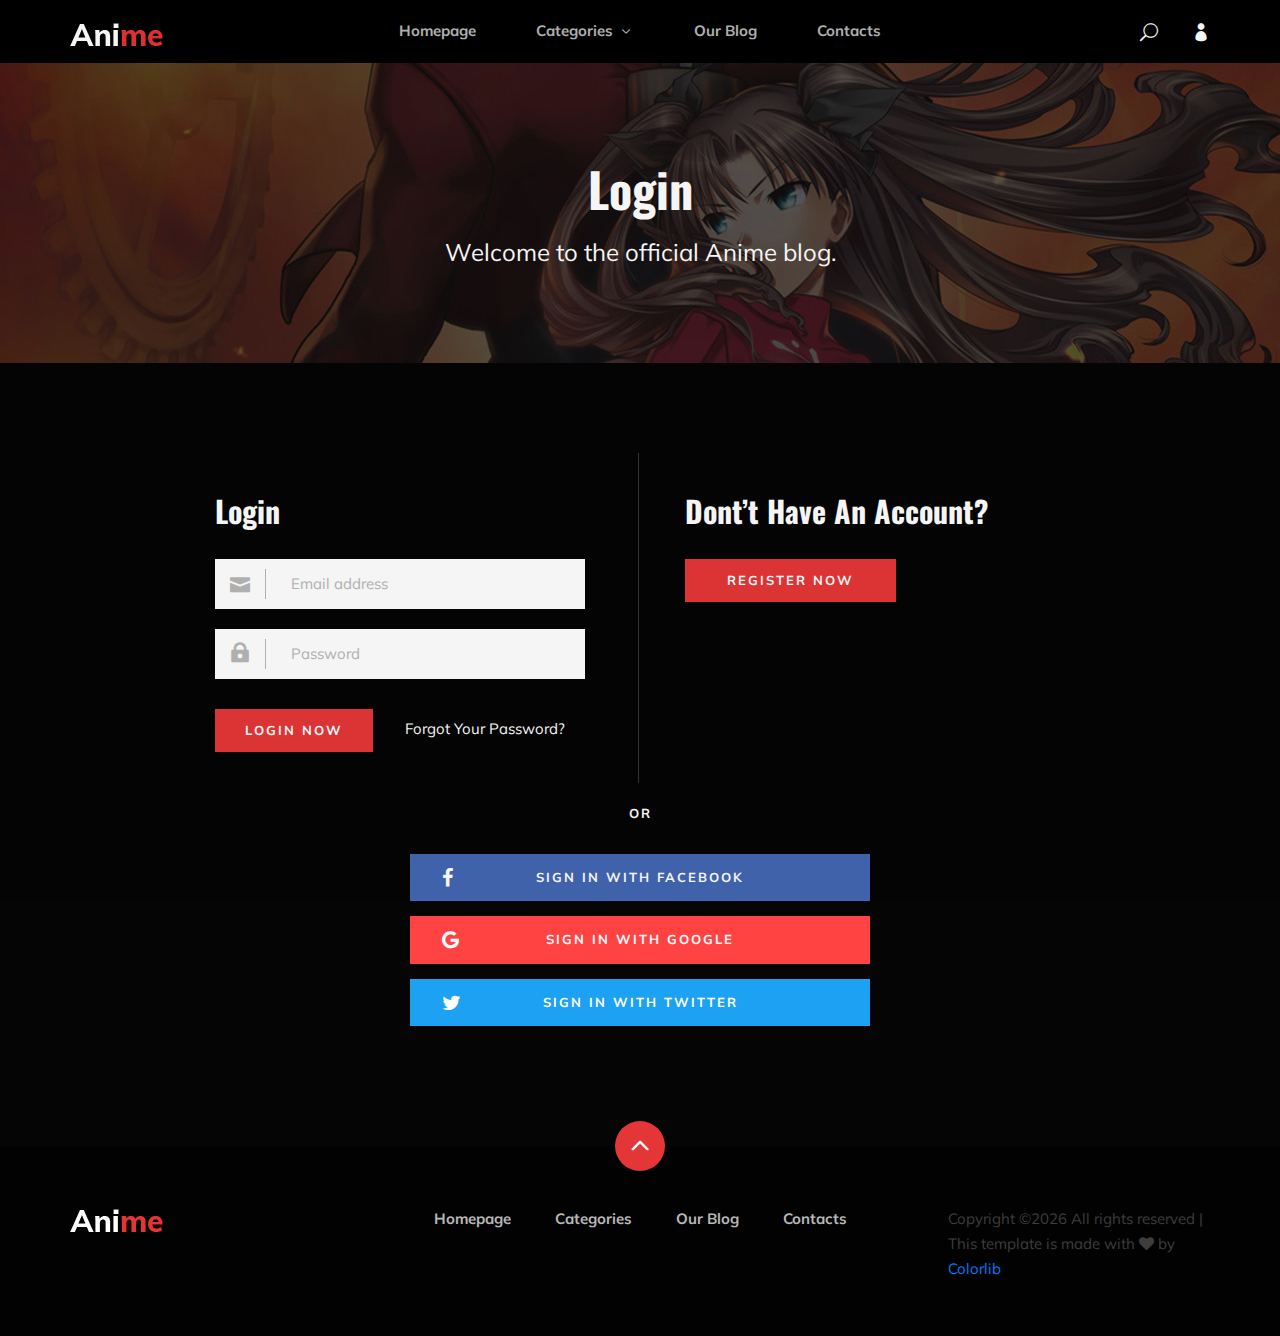
<file: login.html>
<!DOCTYPE html>
<html lang="zxx">

<head>
    <meta charset="UTF-8">
    <meta name="description" content="Anime Template">
    <meta name="keywords" content="Anime, unica, creative, html">
    <meta name="viewport" content="width=device-width, initial-scale=1.0">
    <meta http-equiv="X-UA-Compatible" content="ie=edge">
    <title>Anime | Template</title>

    <!-- Google Font -->
    <link href="https://fonts.googleapis.com/css2?family=Oswald:wght@300;400;500;600;700&display=swap" rel="stylesheet">
    <link href="https://fonts.googleapis.com/css2?family=Mulish:wght@300;400;500;600;700;800;900&display=swap"
    rel="stylesheet">

    <!-- Css Styles -->
    <link rel="stylesheet" href="css/bootstrap.min.css" type="text/css">
    <link rel="stylesheet" href="css/font-awesome.min.css" type="text/css">
    <link rel="stylesheet" href="css/elegant-icons.css" type="text/css">
    <link rel="stylesheet" href="css/plyr.css" type="text/css">
    <link rel="stylesheet" href="css/nice-select.css" type="text/css">
    <link rel="stylesheet" href="css/owl.carousel.min.css" type="text/css">
    <link rel="stylesheet" href="css/slicknav.min.css" type="text/css">
    <link rel="stylesheet" href="css/style.css" type="text/css">
</head>

<body>
    <!-- Page Preloder -->
    <div id="preloder">
        <div class="loader"></div>
    </div>

    <!-- Header Section Begin -->
    <header class="header">
        <div class="container">
            <div class="row">
                <div class="col-lg-2">
                    <div class="header__logo">
                        <a href="./index.html">
                            <img src="img/logo.png" alt="">
                        </a>
                    </div>
                </div>
                <div class="col-lg-8">
                    <div class="header__nav">
                        <nav class="header__menu mobile-menu">
                            <ul>
                                <li><a href="./index.html">Homepage</a></li>
                                <li><a href="./categories.html">Categories <span class="arrow_carrot-down"></span></a>
                                    <ul class="dropdown">
                                        <li><a href="./categories.html">Categories</a></li>
                                        <li><a href="./anime-details.html">Anime Details</a></li>
                                        <li><a href="./anime-watching.html">Anime Watching</a></li>
                                        <li><a href="./blog-details.html">Blog Details</a></li>
                                        <li><a href="./signup.html">Sign Up</a></li>
                                        <li><a href="./login.html">Login</a></li>
                                    </ul>
                                </li>
                                <li><a href="./blog.html">Our Blog</a></li>
                                <li><a href="#">Contacts</a></li>
                            </ul>
                        </nav>
                    </div>
                </div>
                <div class="col-lg-2">
                    <div class="header__right">
                        <a href="#" class="search-switch"><span class="icon_search"></span></a>
                        <a href="./login.html"><span class="icon_profile"></span></a>
                    </div>
                </div>
            </div>
            <div id="mobile-menu-wrap"></div>
        </div>
    </header>
    <!-- Header End -->

    <!-- Normal Breadcrumb Begin -->
    <section class="normal-breadcrumb set-bg" data-setbg="img/normal-breadcrumb.jpg">
        <div class="container">
            <div class="row">
                <div class="col-lg-12 text-center">
                    <div class="normal__breadcrumb__text">
                        <h2>Login</h2>
                        <p>Welcome to the official Anime blog.</p>
                    </div>
                </div>
            </div>
        </div>
    </section>
    <!-- Normal Breadcrumb End -->

    <!-- Login Section Begin -->
    <section class="login spad">
        <div class="container">
            <div class="row">
                <div class="col-lg-6">
                    <div class="login__form">
                        <h3>Login</h3>
                        <form action="#">
                            <div class="input__item">
                                <input type="text" placeholder="Email address">
                                <span class="icon_mail"></span>
                            </div>
                            <div class="input__item">
                                <input type="text" placeholder="Password">
                                <span class="icon_lock"></span>
                            </div>
                            <button type="submit" class="site-btn">Login Now</button>
                        </form>
                        <a href="#" class="forget_pass">Forgot Your Password?</a>
                    </div>
                </div>
                <div class="col-lg-6">
                    <div class="login__register">
                        <h3>Dont’t Have An Account?</h3>
                        <a href="#" class="primary-btn">Register Now</a>
                    </div>
                </div>
            </div>
            <div class="login__social">
                <div class="row d-flex justify-content-center">
                    <div class="col-lg-6">
                        <div class="login__social__links">
                            <span>or</span>
                            <ul>
                                <li><a href="#" class="facebook"><i class="fa fa-facebook"></i> Sign in With
                                Facebook</a></li>
                                <li><a href="#" class="google"><i class="fa fa-google"></i> Sign in With Google</a></li>
                                <li><a href="#" class="twitter"><i class="fa fa-twitter"></i> Sign in With Twitter</a>
                                </li>
                            </ul>
                        </div>
                    </div>
                </div>
            </div>
        </div>
    </section>
    <!-- Login Section End -->

    <!-- Footer Section Begin -->
    <footer class="footer">
        <div class="page-up">
            <a href="#" id="scrollToTopButton"><span class="arrow_carrot-up"></span></a>
        </div>
        <div class="container">
            <div class="row">
                <div class="col-lg-3">
                    <div class="footer__logo">
                        <a href="./index.html"><img src="img/logo.png" alt=""></a>
                    </div>
                </div>
                <div class="col-lg-6">
                    <div class="footer__nav">
                        <ul>
                            <li class="active"><a href="./index.html">Homepage</a></li>
                            <li><a href="./categories.html">Categories</a></li>
                            <li><a href="./blog.html">Our Blog</a></li>
                            <li><a href="#">Contacts</a></li>
                        </ul>
                    </div>
                </div>
                <div class="col-lg-3">
                    <p><!-- Link back to Colorlib can't be removed. Template is licensed under CC BY 3.0. -->
                      Copyright &copy;<script>document.write(new Date().getFullYear());</script> All rights reserved | This template is made with <i class="fa fa-heart" aria-hidden="true"></i> by <a href="https://colorlib.com" target="_blank">Colorlib</a>
                      <!-- Link back to Colorlib can't be removed. Template is licensed under CC BY 3.0. --></p>

                  </div>
              </div>
          </div>
      </footer>
      <!-- Footer Section End -->

      <!-- Search model Begin -->
      <div class="search-model">
        <div class="h-100 d-flex align-items-center justify-content-center">
            <div class="search-close-switch"><i class="icon_close"></i></div>
            <form class="search-model-form">
                <input type="text" id="search-input" placeholder="Search here.....">
            </form>
        </div>
    </div>
    <!-- Search model end -->

    <!-- Js Plugins -->
    <script src="js/jquery-3.3.1.min.js"></script>
    <script src="js/bootstrap.min.js"></script>
    <script src="js/player.js"></script>
    <script src="js/jquery.nice-select.min.js"></script>
    <script src="js/mixitup.min.js"></script>
    <script src="js/jquery.slicknav.js"></script>
    <script src="js/owl.carousel.min.js"></script>
    <script src="js/main.js"></script>


</body>

</html>
</file>
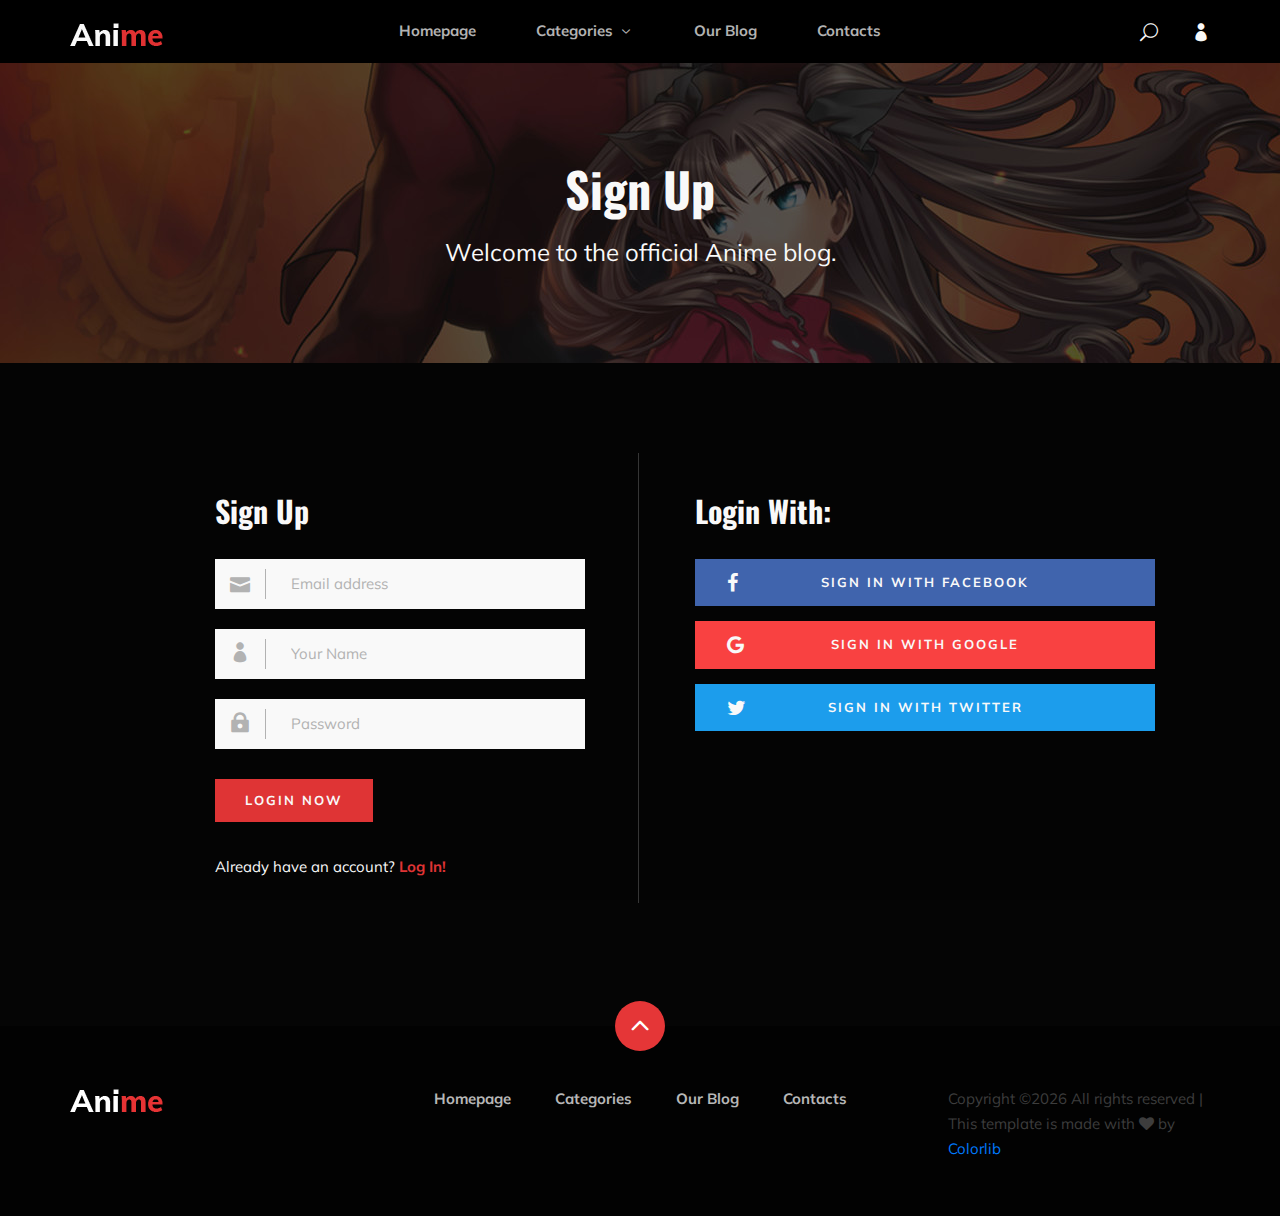
<file: signup.html>
<!DOCTYPE html>
<html lang="zxx">

<head>
    <meta charset="UTF-8">
    <meta name="description" content="Anime Template">
    <meta name="keywords" content="Anime, unica, creative, html">
    <meta name="viewport" content="width=device-width, initial-scale=1.0">
    <meta http-equiv="X-UA-Compatible" content="ie=edge">
    <title>Anime | Template</title>

    <!-- Google Font -->
    <link href="https://fonts.googleapis.com/css2?family=Oswald:wght@300;400;500;600;700&display=swap" rel="stylesheet">
    <link href="https://fonts.googleapis.com/css2?family=Mulish:wght@300;400;500;600;700;800;900&display=swap"
    rel="stylesheet">

    <!-- Css Styles -->
    <link rel="stylesheet" href="css/bootstrap.min.css" type="text/css">
    <link rel="stylesheet" href="css/font-awesome.min.css" type="text/css">
    <link rel="stylesheet" href="css/elegant-icons.css" type="text/css">
    <link rel="stylesheet" href="css/plyr.css" type="text/css">
    <link rel="stylesheet" href="css/nice-select.css" type="text/css">
    <link rel="stylesheet" href="css/owl.carousel.min.css" type="text/css">
    <link rel="stylesheet" href="css/slicknav.min.css" type="text/css">
    <link rel="stylesheet" href="css/style.css" type="text/css">
</head>

<body>
    <!-- Page Preloder -->
    <div id="preloder">
        <div class="loader"></div>
    </div>

    <!-- Header Section Begin -->
    <header class="header">
        <div class="container">
            <div class="row">
                <div class="col-lg-2">
                    <div class="header__logo">
                        <a href="./index.html">
                            <img src="img/logo.png" alt="">
                        </a>
                    </div>
                </div>
                <div class="col-lg-8">
                    <div class="header__nav">
                        <nav class="header__menu mobile-menu">
                            <ul>
                                <li><a href="./index.html">Homepage</a></li>
                                <li><a href="./categories.html">Categories <span class="arrow_carrot-down"></span></a>
                                    <ul class="dropdown">
                                        <li><a href="./categories.html">Categories</a></li>
                                        <li><a href="./anime-details.html">Anime Details</a></li>
                                        <li><a href="./anime-watching.html">Anime Watching</a></li>
                                        <li><a href="./blog-details.html">Blog Details</a></li>
                                        <li><a href="./signup.html">Sign Up</a></li>
                                        <li><a href="./login.html">Login</a></li>
                                    </ul>
                                </li>
                                <li><a href="./blog.html">Our Blog</a></li>
                                <li><a href="#">Contacts</a></li>
                            </ul>
                        </nav>
                    </div>
                </div>
                <div class="col-lg-2">
                    <div class="header__right">
                        <a href="#" class="search-switch"><span class="icon_search"></span></a>
                        <a href="./login.html"><span class="icon_profile"></span></a>
                    </div>
                </div>
            </div>
            <div id="mobile-menu-wrap"></div>
        </div>
    </header>
    <!-- Header End -->

    <!-- Normal Breadcrumb Begin -->
    <section class="normal-breadcrumb set-bg" data-setbg="img/normal-breadcrumb.jpg">
        <div class="container">
            <div class="row">
                <div class="col-lg-12 text-center">
                    <div class="normal__breadcrumb__text">
                        <h2>Sign Up</h2>
                        <p>Welcome to the official Anime blog.</p>
                    </div>
                </div>
            </div>
        </div>
    </section>
    <!-- Normal Breadcrumb End -->

    <!-- Signup Section Begin -->
    <section class="signup spad">
        <div class="container">
            <div class="row">
                <div class="col-lg-6">
                    <div class="login__form">
                        <h3>Sign Up</h3>
                        <form action="#">
                            <div class="input__item">
                                <input type="text" placeholder="Email address">
                                <span class="icon_mail"></span>
                            </div>
                            <div class="input__item">
                                <input type="text" placeholder="Your Name">
                                <span class="icon_profile"></span>
                            </div>
                            <div class="input__item">
                                <input type="text" placeholder="Password">
                                <span class="icon_lock"></span>
                            </div>
                            <button type="submit" class="site-btn">Login Now</button>
                        </form>
                        <h5>Already have an account? <a href="#">Log In!</a></h5>
                    </div>
                </div>
                <div class="col-lg-6">
                    <div class="login__social__links">
                        <h3>Login With:</h3>
                        <ul>
                            <li><a href="#" class="facebook"><i class="fa fa-facebook"></i> Sign in With Facebook</a>
                            </li>
                            <li><a href="#" class="google"><i class="fa fa-google"></i> Sign in With Google</a></li>
                            <li><a href="#" class="twitter"><i class="fa fa-twitter"></i> Sign in With Twitter</a></li>
                        </ul>
                    </div>
                </div>
            </div>
        </div>
    </section>
    <!-- Signup Section End -->

    <!-- Footer Section Begin -->
    <footer class="footer">
        <div class="page-up">
            <a href="#" id="scrollToTopButton"><span class="arrow_carrot-up"></span></a>
        </div>
        <div class="container">
            <div class="row">
                <div class="col-lg-3">
                    <div class="footer__logo">
                        <a href="./index.html"><img src="img/logo.png" alt=""></a>
                    </div>
                </div>
                <div class="col-lg-6">
                    <div class="footer__nav">
                        <ul>
                            <li class="active"><a href="./index.html">Homepage</a></li>
                            <li><a href="./categories.html">Categories</a></li>
                            <li><a href="./blog.html">Our Blog</a></li>
                            <li><a href="#">Contacts</a></li>
                        </ul>
                    </div>
                </div>
                <div class="col-lg-3">
                    <p><!-- Link back to Colorlib can't be removed. Template is licensed under CC BY 3.0. -->
                      Copyright &copy;<script>document.write(new Date().getFullYear());</script> All rights reserved | This template is made with <i class="fa fa-heart" aria-hidden="true"></i> by <a href="https://colorlib.com" target="_blank">Colorlib</a>
                      <!-- Link back to Colorlib can't be removed. Template is licensed under CC BY 3.0. --></p>

                  </div>
              </div>
          </div>
      </footer>
      <!-- Footer Section End -->

      <!-- Search model Begin -->
      <div class="search-model">
        <div class="h-100 d-flex align-items-center justify-content-center">
            <div class="search-close-switch"><i class="icon_close"></i></div>
            <form class="search-model-form">
                <input type="text" id="search-input" placeholder="Search here.....">
            </form>
        </div>
    </div>
    <!-- Search model end -->

    <!-- Js Plugins -->
    <script src="js/jquery-3.3.1.min.js"></script>
    <script src="js/bootstrap.min.js"></script>
    <script src="js/player.js"></script>
    <script src="js/jquery.nice-select.min.js"></script>
    <script src="js/mixitup.min.js"></script>
    <script src="js/jquery.slicknav.js"></script>
    <script src="js/owl.carousel.min.js"></script>
    <script src="js/main.js"></script>

</body>

</html>
</file>
<file: css/elegant-icons.css>
@font-face {
	font-family: 'ElegantIcons';
	src:url('../fonts/ElegantIcons.eot');
	src:url('../fonts/ElegantIcons.eot?#iefix') format('embedded-opentype'),
		url('../fonts/ElegantIcons.woff') format('woff'),
		url('../fonts/ElegantIcons.ttf') format('truetype'),
		url('../fonts/ElegantIcons.svg#ElegantIcons') format('svg');
	font-weight: normal;
	font-style: normal;
}

/* Use the following CSS code if you want to use data attributes for inserting your icons */
[data-icon]:before {
	font-family: 'ElegantIcons';
	content: attr(data-icon);
	speak: none;
	font-weight: normal;
	font-variant: normal;
	text-transform: none;
	line-height: 1;
	-webkit-font-smoothing: antialiased;
	-moz-osx-font-smoothing: grayscale;
}

/* Use the following CSS code if you want to have a class per icon */
/*
Instead of a list of all class selectors,
you can use the generic selector below, but it's slower:
[class*="your-class-prefix"] {
*/
.arrow_up, .arrow_down, .arrow_left, .arrow_right, .arrow_left-up, .arrow_right-up, .arrow_right-down, .arrow_left-down, .arrow-up-down, .arrow_up-down_alt, .arrow_left-right_alt, .arrow_left-right, .arrow_expand_alt2, .arrow_expand_alt, .arrow_condense, .arrow_expand, .arrow_move, .arrow_carrot-up, .arrow_carrot-down, .arrow_carrot-left, .arrow_carrot-right, .arrow_carrot-2up, .arrow_carrot-2down, .arrow_carrot-2left, .arrow_carrot-2right, .arrow_carrot-up_alt2, .arrow_carrot-down_alt2, .arrow_carrot-left_alt2, .arrow_carrot-right_alt2, .arrow_carrot-2up_alt2, .arrow_carrot-2down_alt2, .arrow_carrot-2left_alt2, .arrow_carrot-2right_alt2, .arrow_triangle-up, .arrow_triangle-down, .arrow_triangle-left, .arrow_triangle-right, .arrow_triangle-up_alt2, .arrow_triangle-down_alt2, .arrow_triangle-left_alt2, .arrow_triangle-right_alt2, .arrow_back, .icon_minus-06, .icon_plus, .icon_close, .icon_check, .icon_minus_alt2, .icon_plus_alt2, .icon_close_alt2, .icon_check_alt2, .icon_zoom-out_alt, .icon_zoom-in_alt, .icon_search, .icon_box-empty, .icon_box-selected, .icon_minus-box, .icon_plus-box, .icon_box-checked, .icon_circle-empty, .icon_circle-slelected, .icon_stop_alt2, .icon_stop, .icon_pause_alt2, .icon_pause, .icon_menu, .icon_menu-square_alt2, .icon_menu-circle_alt2, .icon_ul, .icon_ol, .icon_adjust-horiz, .icon_adjust-vert, .icon_document_alt, .icon_documents_alt, .icon_pencil, .icon_pencil-edit_alt, .icon_pencil-edit, .icon_folder-alt, .icon_folder-open_alt, .icon_folder-add_alt, .icon_info_alt, .icon_error-oct_alt, .icon_error-circle_alt, .icon_error-triangle_alt, .icon_question_alt2, .icon_question, .icon_comment_alt, .icon_chat_alt, .icon_vol-mute_alt, .icon_volume-low_alt, .icon_volume-high_alt, .icon_quotations, .icon_quotations_alt2, .icon_clock_alt, .icon_lock_alt, .icon_lock-open_alt, .icon_key_alt, .icon_cloud_alt, .icon_cloud-upload_alt, .icon_cloud-download_alt, .icon_image, .icon_images, .icon_lightbulb_alt, .icon_gift_alt, .icon_house_alt, .icon_genius, .icon_mobile, .icon_tablet, .icon_laptop, .icon_desktop, .icon_camera_alt, .icon_mail_alt, .icon_cone_alt, .icon_ribbon_alt, .icon_bag_alt, .icon_creditcard, .icon_cart_alt, .icon_paperclip, .icon_tag_alt, .icon_tags_alt, .icon_trash_alt, .icon_cursor_alt, .icon_mic_alt, .icon_compass_alt, .icon_pin_alt, .icon_pushpin_alt, .icon_map_alt, .icon_drawer_alt, .icon_toolbox_alt, .icon_book_alt, .icon_calendar, .icon_film, .icon_table, .icon_contacts_alt, .icon_headphones, .icon_lifesaver, .icon_piechart, .icon_refresh, .icon_link_alt, .icon_link, .icon_loading, .icon_blocked, .icon_archive_alt, .icon_heart_alt, .icon_star_alt, .icon_star-half_alt, .icon_star, .icon_star-half, .icon_tools, .icon_tool, .icon_cog, .icon_cogs, .arrow_up_alt, .arrow_down_alt, .arrow_left_alt, .arrow_right_alt, .arrow_left-up_alt, .arrow_right-up_alt, .arrow_right-down_alt, .arrow_left-down_alt, .arrow_condense_alt, .arrow_expand_alt3, .arrow_carrot_up_alt, .arrow_carrot-down_alt, .arrow_carrot-left_alt, .arrow_carrot-right_alt, .arrow_carrot-2up_alt, .arrow_carrot-2dwnn_alt, .arrow_carrot-2left_alt, .arrow_carrot-2right_alt, .arrow_triangle-up_alt, .arrow_triangle-down_alt, .arrow_triangle-left_alt, .arrow_triangle-right_alt, .icon_minus_alt, .icon_plus_alt, .icon_close_alt, .icon_check_alt, .icon_zoom-out, .icon_zoom-in, .icon_stop_alt, .icon_menu-square_alt, .icon_menu-circle_alt, .icon_document, .icon_documents, .icon_pencil_alt, .icon_folder, .icon_folder-open, .icon_folder-add, .icon_folder_upload, .icon_folder_download, .icon_info, .icon_error-circle, .icon_error-oct, .icon_error-triangle, .icon_question_alt, .icon_comment, .icon_chat, .icon_vol-mute, .icon_volume-low, .icon_volume-high, .icon_quotations_alt, .icon_clock, .icon_lock, .icon_lock-open, .icon_key, .icon_cloud, .icon_cloud-upload, .icon_cloud-download, .icon_lightbulb, .icon_gift, .icon_house, .icon_camera, .icon_mail, .icon_cone, .icon_ribbon, .icon_bag, .icon_cart, .icon_tag, .icon_tags, .icon_trash, .icon_cursor, .icon_mic, .icon_compass, .icon_pin, .icon_pushpin, .icon_map, .icon_drawer, .icon_toolbox, .icon_book, .icon_contacts, .icon_archive, .icon_heart, .icon_profile, .icon_group, .icon_grid-2x2, .icon_grid-3x3, .icon_music, .icon_pause_alt, .icon_phone, .icon_upload, .icon_download, .social_facebook, .social_twitter, .social_pinterest, .social_googleplus, .social_tumblr, .social_tumbleupon, .social_wordpress, .social_instagram, .social_dribbble, .social_vimeo, .social_linkedin, .social_rss, .social_deviantart, .social_share, .social_myspace, .social_skype, .social_youtube, .social_picassa, .social_googledrive, .social_flickr, .social_blogger, .social_spotify, .social_delicious, .social_facebook_circle, .social_twitter_circle, .social_pinterest_circle, .social_googleplus_circle, .social_tumblr_circle, .social_stumbleupon_circle, .social_wordpress_circle, .social_instagram_circle, .social_dribbble_circle, .social_vimeo_circle, .social_linkedin_circle, .social_rss_circle, .social_deviantart_circle, .social_share_circle, .social_myspace_circle, .social_skype_circle, .social_youtube_circle, .social_picassa_circle, .social_googledrive_alt2, .social_flickr_circle, .social_blogger_circle, .social_spotify_circle, .social_delicious_circle, .social_facebook_square, .social_twitter_square, .social_pinterest_square, .social_googleplus_square, .social_tumblr_square, .social_stumbleupon_square, .social_wordpress_square, .social_instagram_square, .social_dribbble_square, .social_vimeo_square, .social_linkedin_square, .social_rss_square, .social_deviantart_square, .social_share_square, .social_myspace_square, .social_skype_square, .social_youtube_square, .social_picassa_square, .social_googledrive_square, .social_flickr_square, .social_blogger_square, .social_spotify_square, .social_delicious_square, .icon_printer, .icon_calulator, .icon_building, .icon_floppy, .icon_drive, .icon_search-2, .icon_id, .icon_id-2, .icon_puzzle, .icon_like, .icon_dislike, .icon_mug, .icon_currency, .icon_wallet, .icon_pens, .icon_easel, .icon_flowchart, .icon_datareport, .icon_briefcase, .icon_shield, .icon_percent, .icon_globe, .icon_globe-2, .icon_target, .icon_hourglass, .icon_balance, .icon_rook, .icon_printer-alt, .icon_calculator_alt, .icon_building_alt, .icon_floppy_alt, .icon_drive_alt, .icon_search_alt, .icon_id_alt, .icon_id-2_alt, .icon_puzzle_alt, .icon_like_alt, .icon_dislike_alt, .icon_mug_alt, .icon_currency_alt, .icon_wallet_alt, .icon_pens_alt, .icon_easel_alt, .icon_flowchart_alt, .icon_datareport_alt, .icon_briefcase_alt, .icon_shield_alt, .icon_percent_alt, .icon_globe_alt, .icon_clipboard {
	font-family: 'ElegantIcons';
	speak: none;
	font-style: normal;
	font-weight: normal;
	font-variant: normal;
	text-transform: none;
	line-height: 1;
	-webkit-font-smoothing: antialiased;
}
.arrow_up:before {
	content: "\21";
}
.arrow_down:before {
	content: "\22";
}
.arrow_left:before {
	content: "\23";
}
.arrow_right:before {
	content: "\24";
}
.arrow_left-up:before {
	content: "\25";
}
.arrow_right-up:before {
	content: "\26";
}
.arrow_right-down:before {
	content: "\27";
}
.arrow_left-down:before {
	content: "\28";
}
.arrow-up-down:before {
	content: "\29";
}
.arrow_up-down_alt:before {
	content: "\2a";
}
.arrow_left-right_alt:before {
	content: "\2b";
}
.arrow_left-right:before {
	content: "\2c";
}
.arrow_expand_alt2:before {
	content: "\2d";
}
.arrow_expand_alt:before {
	content: "\2e";
}
.arrow_condense:before {
	content: "\2f";
}
.arrow_expand:before {
	content: "\30";
}
.arrow_move:before {
	content: "\31";
}
.arrow_carrot-up:before {
	content: "\32";
}
.arrow_carrot-down:before {
	content: "\33";
}
.arrow_carrot-left:before {
	content: "\34";
}
.arrow_carrot-right:before {
	content: "\35";
}
.arrow_carrot-2up:before {
	content: "\36";
}
.arrow_carrot-2down:before {
	content: "\37";
}
.arrow_carrot-2left:before {
	content: "\38";
}
.arrow_carrot-2right:before {
	content: "\39";
}
.arrow_carrot-up_alt2:before {
	content: "\3a";
}
.arrow_carrot-down_alt2:before {
	content: "\3b";
}
.arrow_carrot-left_alt2:before {
	content: "\3c";
}
.arrow_carrot-right_alt2:before {
	content: "\3d";
}
.arrow_carrot-2up_alt2:before {
	content: "\3e";
}
.arrow_carrot-2down_alt2:before {
	content: "\3f";
}
.arrow_carrot-2left_alt2:before {
	content: "\40";
}
.arrow_carrot-2right_alt2:before {
	content: "\41";
}
.arrow_triangle-up:before {
	content: "\42";
}
.arrow_triangle-down:before {
	content: "\43";
}
.arrow_triangle-left:before {
	content: "\44";
}
.arrow_triangle-right:before {
	content: "\45";
}
.arrow_triangle-up_alt2:before {
	content: "\46";
}
.arrow_triangle-down_alt2:before {
	content: "\47";
}
.arrow_triangle-left_alt2:before {
	content: "\48";
}
.arrow_triangle-right_alt2:before {
	content: "\49";
}
.arrow_back:before {
	content: "\4a";
}
.icon_minus-06:before {
	content: "\4b";
}
.icon_plus:before {
	content: "\4c";
}
.icon_close:before {
	content: "\4d";
}
.icon_check:before {
	content: "\4e";
}
.icon_minus_alt2:before {
	content: "\4f";
}
.icon_plus_alt2:before {
	content: "\50";
}
.icon_close_alt2:before {
	content: "\51";
}
.icon_check_alt2:before {
	content: "\52";
}
.icon_zoom-out_alt:before {
	content: "\53";
}
.icon_zoom-in_alt:before {
	content: "\54";
}
.icon_search:before {
	content: "\55";
}
.icon_box-empty:before {
	content: "\56";
}
.icon_box-selected:before {
	content: "\57";
}
.icon_minus-box:before {
	content: "\58";
}
.icon_plus-box:before {
	content: "\59";
}
.icon_box-checked:before {
	content: "\5a";
}
.icon_circle-empty:before {
	content: "\5b";
}
.icon_circle-slelected:before {
	content: "\5c";
}
.icon_stop_alt2:before {
	content: "\5d";
}
.icon_stop:before {
	content: "\5e";
}
.icon_pause_alt2:before {
	content: "\5f";
}
.icon_pause:before {
	content: "\60";
}
.icon_menu:before {
	content: "\61";
}
.icon_menu-square_alt2:before {
	content: "\62";
}
.icon_menu-circle_alt2:before {
	content: "\63";
}
.icon_ul:before {
	content: "\64";
}
.icon_ol:before {
	content: "\65";
}
.icon_adjust-horiz:before {
	content: "\66";
}
.icon_adjust-vert:before {
	content: "\67";
}
.icon_document_alt:before {
	content: "\68";
}
.icon_documents_alt:before {
	content: "\69";
}
.icon_pencil:before {
	content: "\6a";
}
.icon_pencil-edit_alt:before {
	content: "\6b";
}
.icon_pencil-edit:before {
	content: "\6c";
}
.icon_folder-alt:before {
	content: "\6d";
}
.icon_folder-open_alt:before {
	content: "\6e";
}
.icon_folder-add_alt:before {
	content: "\6f";
}
.icon_info_alt:before {
	content: "\70";
}
.icon_error-oct_alt:before {
	content: "\71";
}
.icon_error-circle_alt:before {
	content: "\72";
}
.icon_error-triangle_alt:before {
	content: "\73";
}
.icon_question_alt2:before {
	content: "\74";
}
.icon_question:before {
	content: "\75";
}
.icon_comment_alt:before {
	content: "\76";
}
.icon_chat_alt:before {
	content: "\77";
}
.icon_vol-mute_alt:before {
	content: "\78";
}
.icon_volume-low_alt:before {
	content: "\79";
}
.icon_volume-high_alt:before {
	content: "\7a";
}
.icon_quotations:before {
	content: "\7b";
}
.icon_quotations_alt2:before {
	content: "\7c";
}
.icon_clock_alt:before {
	content: "\7d";
}
.icon_lock_alt:before {
	content: "\7e";
}
.icon_lock-open_alt:before {
	content: "\e000";
}
.icon_key_alt:before {
	content: "\e001";
}
.icon_cloud_alt:before {
	content: "\e002";
}
.icon_cloud-upload_alt:before {
	content: "\e003";
}
.icon_cloud-download_alt:before {
	content: "\e004";
}
.icon_image:before {
	content: "\e005";
}
.icon_images:before {
	content: "\e006";
}
.icon_lightbulb_alt:before {
	content: "\e007";
}
.icon_gift_alt:before {
	content: "\e008";
}
.icon_house_alt:before {
	content: "\e009";
}
.icon_genius:before {
	content: "\e00a";
}
.icon_mobile:before {
	content: "\e00b";
}
.icon_tablet:before {
	content: "\e00c";
}
.icon_laptop:before {
	content: "\e00d";
}
.icon_desktop:before {
	content: "\e00e";
}
.icon_camera_alt:before {
	content: "\e00f";
}
.icon_mail_alt:before {
	content: "\e010";
}
.icon_cone_alt:before {
	content: "\e011";
}
.icon_ribbon_alt:before {
	content: "\e012";
}
.icon_bag_alt:before {
	content: "\e013";
}
.icon_creditcard:before {
	content: "\e014";
}
.icon_cart_alt:before {
	content: "\e015";
}
.icon_paperclip:before {
	content: "\e016";
}
.icon_tag_alt:before {
	content: "\e017";
}
.icon_tags_alt:before {
	content: "\e018";
}
.icon_trash_alt:before {
	content: "\e019";
}
.icon_cursor_alt:before {
	content: "\e01a";
}
.icon_mic_alt:before {
	content: "\e01b";
}
.icon_compass_alt:before {
	content: "\e01c";
}
.icon_pin_alt:before {
	content: "\e01d";
}
.icon_pushpin_alt:before {
	content: "\e01e";
}
.icon_map_alt:before {
	content: "\e01f";
}
.icon_drawer_alt:before {
	content: "\e020";
}
.icon_toolbox_alt:before {
	content: "\e021";
}
.icon_book_alt:before {
	content: "\e022";
}
.icon_calendar:before {
	content: "\e023";
}
.icon_film:before {
	content: "\e024";
}
.icon_table:before {
	content: "\e025";
}
.icon_contacts_alt:before {
	content: "\e026";
}
.icon_headphones:before {
	content: "\e027";
}
.icon_lifesaver:before {
	content: "\e028";
}
.icon_piechart:before {
	content: "\e029";
}
.icon_refresh:before {
	content: "\e02a";
}
.icon_link_alt:before {
	content: "\e02b";
}
.icon_link:before {
	content: "\e02c";
}
.icon_loading:before {
	content: "\e02d";
}
.icon_blocked:before {
	content: "\e02e";
}
.icon_archive_alt:before {
	content: "\e02f";
}
.icon_heart_alt:before {
	content: "\e030";
}
.icon_star_alt:before {
	content: "\e031";
}
.icon_star-half_alt:before {
	content: "\e032";
}
.icon_star:before {
	content: "\e033";
}
.icon_star-half:before {
	content: "\e034";
}
.icon_tools:before {
	content: "\e035";
}
.icon_tool:before {
	content: "\e036";
}
.icon_cog:before {
	content: "\e037";
}
.icon_cogs:before {
	content: "\e038";
}
.arrow_up_alt:before {
	content: "\e039";
}
.arrow_down_alt:before {
	content: "\e03a";
}
.arrow_left_alt:before {
	content: "\e03b";
}
.arrow_right_alt:before {
	content: "\e03c";
}
.arrow_left-up_alt:before {
	content: "\e03d";
}
.arrow_right-up_alt:before {
	content: "\e03e";
}
.arrow_right-down_alt:before {
	content: "\e03f";
}
.arrow_left-down_alt:before {
	content: "\e040";
}
.arrow_condense_alt:before {
	content: "\e041";
}
.arrow_expand_alt3:before {
	content: "\e042";
}
.arrow_carrot_up_alt:before {
	content: "\e043";
}
.arrow_carrot-down_alt:before {
	content: "\e044";
}
.arrow_carrot-left_alt:before {
	content: "\e045";
}
.arrow_carrot-right_alt:before {
	content: "\e046";
}
.arrow_carrot-2up_alt:before {
	content: "\e047";
}
.arrow_carrot-2dwnn_alt:before {
	content: "\e048";
}
.arrow_carrot-2left_alt:before {
	content: "\e049";
}
.arrow_carrot-2right_alt:before {
	content: "\e04a";
}
.arrow_triangle-up_alt:before {
	content: "\e04b";
}
.arrow_triangle-down_alt:before {
	content: "\e04c";
}
.arrow_triangle-left_alt:before {
	content: "\e04d";
}
.arrow_triangle-right_alt:before {
	content: "\e04e";
}
.icon_minus_alt:before {
	content: "\e04f";
}
.icon_plus_alt:before {
	content: "\e050";
}
.icon_close_alt:before {
	content: "\e051";
}
.icon_check_alt:before {
	content: "\e052";
}
.icon_zoom-out:before {
	content: "\e053";
}
.icon_zoom-in:before {
	content: "\e054";
}
.icon_stop_alt:before {
	content: "\e055";
}
.icon_menu-square_alt:before {
	content: "\e056";
}
.icon_menu-circle_alt:before {
	content: "\e057";
}
.icon_document:before {
	content: "\e058";
}
.icon_documents:before {
	content: "\e059";
}
.icon_pencil_alt:before {
	content: "\e05a";
}
.icon_folder:before {
	content: "\e05b";
}
.icon_folder-open:before {
	content: "\e05c";
}
.icon_folder-add:before {
	content: "\e05d";
}
.icon_folder_upload:before {
	content: "\e05e";
}
.icon_folder_download:before {
	content: "\e05f";
}
.icon_info:before {
	content: "\e060";
}
.icon_error-circle:before {
	content: "\e061";
}
.icon_error-oct:before {
	content: "\e062";
}
.icon_error-triangle:before {
	content: "\e063";
}
.icon_question_alt:before {
	content: "\e064";
}
.icon_comment:before {
	content: "\e065";
}
.icon_chat:before {
	content: "\e066";
}
.icon_vol-mute:before {
	content: "\e067";
}
.icon_volume-low:before {
	content: "\e068";
}
.icon_volume-high:before {
	content: "\e069";
}
.icon_quotations_alt:before {
	content: "\e06a";
}
.icon_clock:before {
	content: "\e06b";
}
.icon_lock:before {
	content: "\e06c";
}
.icon_lock-open:before {
	content: "\e06d";
}
.icon_key:before {
	content: "\e06e";
}
.icon_cloud:before {
	content: "\e06f";
}
.icon_cloud-upload:before {
	content: "\e070";
}
.icon_cloud-download:before {
	content: "\e071";
}
.icon_lightbulb:before {
	content: "\e072";
}
.icon_gift:before {
	content: "\e073";
}
.icon_house:before {
	content: "\e074";
}
.icon_camera:before {
	content: "\e075";
}
.icon_mail:before {
	content: "\e076";
}
.icon_cone:before {
	content: "\e077";
}
.icon_ribbon:before {
	content: "\e078";
}
.icon_bag:before {
	content: "\e079";
}
.icon_cart:before {
	content: "\e07a";
}
.icon_tag:before {
	content: "\e07b";
}
.icon_tags:before {
	content: "\e07c";
}
.icon_trash:before {
	content: "\e07d";
}
.icon_cursor:before {
	content: "\e07e";
}
.icon_mic:before {
	content: "\e07f";
}
.icon_compass:before {
	content: "\e080";
}
.icon_pin:before {
	content: "\e081";
}
.icon_pushpin:before {
	content: "\e082";
}
.icon_map:before {
	content: "\e083";
}
.icon_drawer:before {
	content: "\e084";
}
.icon_toolbox:before {
	content: "\e085";
}
.icon_book:before {
	content: "\e086";
}
.icon_contacts:before {
	content: "\e087";
}
.icon_archive:before {
	content: "\e088";
}
.icon_heart:before {
	content: "\e089";
}
.icon_profile:before {
	content: "\e08a";
}
.icon_group:before {
	content: "\e08b";
}
.icon_grid-2x2:before {
	content: "\e08c";
}
.icon_grid-3x3:before {
	content: "\e08d";
}
.icon_music:before {
	content: "\e08e";
}
.icon_pause_alt:before {
	content: "\e08f";
}
.icon_phone:before {
	content: "\e090";
}
.icon_upload:before {
	content: "\e091";
}
.icon_download:before {
	content: "\e092";
}
.social_facebook:before {
	content: "\e093";
}
.social_twitter:before {
	content: "\e094";
}
.social_pinterest:before {
	content: "\e095";
}
.social_googleplus:before {
	content: "\e096";
}
.social_tumblr:before {
	content: "\e097";
}
.social_tumbleupon:before {
	content: "\e098";
}
.social_wordpress:before {
	content: "\e099";
}
.social_instagram:before {
	content: "\e09a";
}
.social_dribbble:before {
	content: "\e09b";
}
.social_vimeo:before {
	content: "\e09c";
}
.social_linkedin:before {
	content: "\e09d";
}
.social_rss:before {
	content: "\e09e";
}
.social_deviantart:before {
	content: "\e09f";
}
.social_share:before {
	content: "\e0a0";
}
.social_myspace:before {
	content: "\e0a1";
}
.social_skype:before {
	content: "\e0a2";
}
.social_youtube:before {
	content: "\e0a3";
}
.social_picassa:before {
	content: "\e0a4";
}
.social_googledrive:before {
	content: "\e0a5";
}
.social_flickr:before {
	content: "\e0a6";
}
.social_blogger:before {
	content: "\e0a7";
}
.social_spotify:before {
	content: "\e0a8";
}
.social_delicious:before {
	content: "\e0a9";
}
.social_facebook_circle:before {
	content: "\e0aa";
}
.social_twitter_circle:before {
	content: "\e0ab";
}
.social_pinterest_circle:before {
	content: "\e0ac";
}
.social_googleplus_circle:before {
	content: "\e0ad";
}
.social_tumblr_circle:before {
	content: "\e0ae";
}
.social_stumbleupon_circle:before {
	content: "\e0af";
}
.social_wordpress_circle:before {
	content: "\e0b0";
}
.social_instagram_circle:before {
	content: "\e0b1";
}
.social_dribbble_circle:before {
	content: "\e0b2";
}
.social_vimeo_circle:before {
	content: "\e0b3";
}
.social_linkedin_circle:before {
	content: "\e0b4";
}
.social_rss_circle:before {
	content: "\e0b5";
}
.social_deviantart_circle:before {
	content: "\e0b6";
}
.social_share_circle:before {
	content: "\e0b7";
}
.social_myspace_circle:before {
	content: "\e0b8";
}
.social_skype_circle:before {
	content: "\e0b9";
}
.social_youtube_circle:before {
	content: "\e0ba";
}
.social_picassa_circle:before {
	content: "\e0bb";
}
.social_googledrive_alt2:before {
	content: "\e0bc";
}
.social_flickr_circle:before {
	content: "\e0bd";
}
.social_blogger_circle:before {
	content: "\e0be";
}
.social_spotify_circle:before {
	content: "\e0bf";
}
.social_delicious_circle:before {
	content: "\e0c0";
}
.social_facebook_square:before {
	content: "\e0c1";
}
.social_twitter_square:before {
	content: "\e0c2";
}
.social_pinterest_square:before {
	content: "\e0c3";
}
.social_googleplus_square:before {
	content: "\e0c4";
}
.social_tumblr_square:before {
	content: "\e0c5";
}
.social_stumbleupon_square:before {
	content: "\e0c6";
}
.social_wordpress_square:before {
	content: "\e0c7";
}
.social_instagram_square:before {
	content: "\e0c8";
}
.social_dribbble_square:before {
	content: "\e0c9";
}
.social_vimeo_square:before {
	content: "\e0ca";
}
.social_linkedin_square:before {
	content: "\e0cb";
}
.social_rss_square:before {
	content: "\e0cc";
}
.social_deviantart_square:before {
	content: "\e0cd";
}
.social_share_square:before {
	content: "\e0ce";
}
.social_myspace_square:before {
	content: "\e0cf";
}
.social_skype_square:before {
	content: "\e0d0";
}
.social_youtube_square:before {
	content: "\e0d1";
}
.social_picassa_square:before {
	content: "\e0d2";
}
.social_googledrive_square:before {
	content: "\e0d3";
}
.social_flickr_square:before {
	content: "\e0d4";
}
.social_blogger_square:before {
	content: "\e0d5";
}
.social_spotify_square:before {
	content: "\e0d6";
}
.social_delicious_square:before {
	content: "\e0d7";
}
.icon_printer:before {
	content: "\e103";
}
.icon_calulator:before {
	content: "\e0ee";
}
.icon_building:before {
	content: "\e0ef";
}
.icon_floppy:before {
	content: "\e0e8";
}
.icon_drive:before {
	content: "\e0ea";
}
.icon_search-2:before {
	content: "\e101";
}
.icon_id:before {
	content: "\e107";
}
.icon_id-2:before {
	content: "\e108";
}
.icon_puzzle:before {
	content: "\e102";
}
.icon_like:before {
	content: "\e106";
}
.icon_dislike:before {
	content: "\e0eb";
}
.icon_mug:before {
	content: "\e105";
}
.icon_currency:before {
	content: "\e0ed";
}
.icon_wallet:before {
	content: "\e100";
}
.icon_pens:before {
	content: "\e104";
}
.icon_easel:before {
	content: "\e0e9";
}
.icon_flowchart:before {
	content: "\e109";
}
.icon_datareport:before {
	content: "\e0ec";
}
.icon_briefcase:before {
	content: "\e0fe";
}
.icon_shield:before {
	content: "\e0f6";
}
.icon_percent:before {
	content: "\e0fb";
}
.icon_globe:before {
	content: "\e0e2";
}
.icon_globe-2:before {
	content: "\e0e3";
}
.icon_target:before {
	content: "\e0f5";
}
.icon_hourglass:before {
	content: "\e0e1";
}
.icon_balance:before {
	content: "\e0ff";
}
.icon_rook:before {
	content: "\e0f8";
}
.icon_printer-alt:before {
	content: "\e0fa";
}
.icon_calculator_alt:before {
	content: "\e0e7";
}
.icon_building_alt:before {
	content: "\e0fd";
}
.icon_floppy_alt:before {
	content: "\e0e4";
}
.icon_drive_alt:before {
	content: "\e0e5";
}
.icon_search_alt:before {
	content: "\e0f7";
}
.icon_id_alt:before {
	content: "\e0e0";
}
.icon_id-2_alt:before {
	content: "\e0fc";
}
.icon_puzzle_alt:before {
	content: "\e0f9";
}
.icon_like_alt:before {
	content: "\e0dd";
}
.icon_dislike_alt:before {
	content: "\e0f1";
}
.icon_mug_alt:before {
	content: "\e0dc";
}
.icon_currency_alt:before {
	content: "\e0f3";
}
.icon_wallet_alt:before {
	content: "\e0d8";
}
.icon_pens_alt:before {
	content: "\e0db";
}
.icon_easel_alt:before {
	content: "\e0f0";
}
.icon_flowchart_alt:before {
	content: "\e0df";
}
.icon_datareport_alt:before {
	content: "\e0f2";
}
.icon_briefcase_alt:before {
	content: "\e0f4";
}
.icon_shield_alt:before {
	content: "\e0d9";
}
.icon_percent_alt:before {
	content: "\e0da";
}
.icon_globe_alt:before {
	content: "\e0de";
}
.icon_clipboard:before {
	content: "\e0e6";
}


	.glyph {
		float: left;
		text-align: center;
		padding: .75em;
		margin: .4em 1.5em .75em 0;
		width: 6em;
text-shadow: none;
	}
        .glyph_big {
        font-size: 128px;
        color: #59c5dc;
        float: left;
        margin-right: 20px;
        }

        .glyph div { padding-bottom: 10px;}

	.glyph input {
		font-family: consolas, monospace;
		font-size: 12px;
		width: 100%;
		text-align: center;
		border: 0;
		box-shadow: 0 0 0 1px #ccc;
		padding: .2em;
                -moz-border-radius: 5px;
                -webkit-border-radius: 5px;
	}
	.centered {
		margin-left: auto;
		margin-right: auto;
	}
	.glyph .fs1 {
		font-size: 2em;
	}
</file>
<file: css/plyr.css>
@keyframes plyr-progress{to{background-position:25px 0;background-position:var(--plyr-progress-loading-size,25px) 0}}@keyframes plyr-popup{0%{opacity:.5;transform:translateY(10px)}to{opacity:1;transform:translateY(0)}}@keyframes plyr-fade-in{from{opacity:0}to{opacity:1}}.plyr{-moz-osx-font-smoothing:grayscale;-webkit-font-smoothing:antialiased;align-items:center;direction:ltr;display:flex;flex-direction:column;font-family:inherit;font-family:var(--plyr-font-family,inherit);font-variant-numeric:tabular-nums;font-weight:400;font-weight:var(--plyr-font-weight-regular,400);height:100%;line-height:1.7;line-height:var(--plyr-line-height,1.7);max-width:100%;min-width:200px;position:relative;text-shadow:none;transition:box-shadow .3s ease;z-index:0}.plyr audio,.plyr iframe,.plyr video{display:block;height:100%;width:100%}.plyr button{font:inherit;line-height:inherit;width:auto}.plyr:focus{outline:0}.plyr--full-ui{box-sizing:border-box}.plyr--full-ui *,.plyr--full-ui ::after,.plyr--full-ui ::before{box-sizing:inherit}.plyr--full-ui a,.plyr--full-ui button,.plyr--full-ui input,.plyr--full-ui label{touch-action:manipulation}.plyr__badge{background:#4a5464;background:var(--plyr-badge-background,#4a5464);border-radius:2px;border-radius:var(--plyr-badge-border-radius,2px);color:#fff;color:var(--plyr-badge-text-color,#fff);font-size:9px;font-size:var(--plyr-font-size-badge,9px);line-height:1;padding:3px 4px}.plyr--full-ui ::-webkit-media-text-track-container{display:none}.plyr__captions{animation:plyr-fade-in .3s ease;bottom:0;display:none;font-size:13px;font-size:var(--plyr-font-size-small,13px);left:0;padding:10px;padding:var(--plyr-control-spacing,10px);position:absolute;text-align:center;transition:transform .4s ease-in-out;width:100%}.plyr__captions span:empty{display:none}@media (min-width:480px){.plyr__captions{font-size:15px;font-size:var(--plyr-font-size-base,15px);padding:calc(10px * 2);padding:calc(var(--plyr-control-spacing,10px) * 2)}}@media (min-width:768px){.plyr__captions{font-size:18px;font-size:var(--plyr-font-size-large,18px)}}.plyr--captions-active .plyr__captions{display:block}.plyr:not(.plyr--hide-controls) .plyr__controls:not(:empty)~.plyr__captions{transform:translateY(calc(10px * -4));transform:translateY(calc(var(--plyr-control-spacing,10px) * -4))}.plyr__caption{background:rgba(0,0,0,.8);background:var(--plyr-captions-background,rgba(0,0,0,.8));border-radius:2px;-webkit-box-decoration-break:clone;box-decoration-break:clone;color:#fff;color:var(--plyr-captions-text-color,#fff);line-height:185%;padding:.2em .5em;white-space:pre-wrap}.plyr__caption div{display:inline}.plyr__control{background:0 0;border:0;border-radius:3px;border-radius:var(--plyr-control-radius,3px);color:inherit;cursor:pointer;flex-shrink:0;overflow:visible;padding:calc(10px * .7);padding:calc(var(--plyr-control-spacing,10px) * .7);position:relative;transition:all .3s ease}.plyr__control svg{display:block;fill:currentColor;height:18px;height:var(--plyr-control-icon-size,18px);pointer-events:none;width:18px;width:var(--plyr-control-icon-size,18px)}.plyr__control:focus{outline:0}.plyr__control.plyr__tab-focus{outline-color:#00b3ff;outline-color:var(--plyr-tab-focus-color,var(--plyr-color-main,var(--plyr-color-main,#00b3ff)));outline-offset:2px;outline-style:dotted;outline-width:3px}a.plyr__control{text-decoration:none}a.plyr__control::after,a.plyr__control::before{display:none}.plyr__control.plyr__control--pressed .icon--not-pressed,.plyr__control.plyr__control--pressed .label--not-pressed,.plyr__control:not(.plyr__control--pressed) .icon--pressed,.plyr__control:not(.plyr__control--pressed) .label--pressed{display:none}.plyr--full-ui ::-webkit-media-controls{display:none}.plyr__controls{align-items:center;display:flex;justify-content:flex-end;text-align:center}.plyr__controls .plyr__progress__container{flex:1;min-width:0}.plyr__controls .plyr__controls__item{margin-left:calc(10px / 4);margin-left:calc(var(--plyr-control-spacing,10px)/ 4)}.plyr__controls .plyr__controls__item:first-child{margin-left:0;margin-right:auto}.plyr__controls .plyr__controls__item.plyr__progress__container{padding-left:calc(10px / 4);padding-left:calc(var(--plyr-control-spacing,10px)/ 4)}.plyr__controls .plyr__controls__item.plyr__time{padding:0 calc(10px / 2);padding:0 calc(var(--plyr-control-spacing,10px)/ 2)}.plyr__controls .plyr__controls__item.plyr__progress__container:first-child,.plyr__controls .plyr__controls__item.plyr__time+.plyr__time,.plyr__controls .plyr__controls__item.plyr__time:first-child{padding-left:0}.plyr__controls:empty{display:none}.plyr [data-plyr=airplay],.plyr [data-plyr=captions],.plyr [data-plyr=fullscreen],.plyr [data-plyr=pip]{display:none}.plyr--airplay-supported [data-plyr=airplay],.plyr--captions-enabled [data-plyr=captions],.plyr--fullscreen-enabled [data-plyr=fullscreen],.plyr--pip-supported [data-plyr=pip]{display:inline-block}.plyr__menu{display:flex;position:relative}.plyr__menu .plyr__control svg{transition:transform .3s ease}.plyr__menu .plyr__control[aria-expanded=true] svg{transform:rotate(90deg)}.plyr__menu .plyr__control[aria-expanded=true] .plyr__tooltip{display:none}.plyr__menu__container{animation:plyr-popup .2s ease;background:rgba(255,255,255,.9);background:var(--plyr-menu-background,rgba(255,255,255,.9));border-radius:4px;bottom:100%;box-shadow:0 1px 2px rgba(0,0,0,.15);box-shadow:var(--plyr-menu-shadow,0 1px 2px rgba(0,0,0,.15));color:#4a5464;color:var(--plyr-menu-color,#4a5464);font-size:15px;font-size:var(--plyr-font-size-base,15px);margin-bottom:10px;position:absolute;right:-3px;text-align:left;white-space:nowrap;z-index:3}.plyr__menu__container>div{overflow:hidden;transition:height .35s cubic-bezier(.4,0,.2,1),width .35s cubic-bezier(.4,0,.2,1)}.plyr__menu__container::after{border:4px solid transparent;border:var(--plyr-menu-arrow-size,4px) solid transparent;border-top-color:rgba(255,255,255,.9);border-top-color:var(--plyr-menu-background,rgba(255,255,255,.9));content:'';height:0;position:absolute;right:calc(((18px / 2) + calc(10px * .7)) - (4px / 2));right:calc(((var(--plyr-control-icon-size,18px)/ 2) + calc(var(--plyr-control-spacing,10px) * .7)) - (var(--plyr-menu-arrow-size,4px)/ 2));top:100%;width:0}.plyr__menu__container [role=menu]{padding:calc(10px * .7);padding:calc(var(--plyr-control-spacing,10px) * .7)}.plyr__menu__container [role=menuitem],.plyr__menu__container [role=menuitemradio]{margin-top:2px}.plyr__menu__container [role=menuitem]:first-child,.plyr__menu__container [role=menuitemradio]:first-child{margin-top:0}.plyr__menu__container .plyr__control{align-items:center;color:#4a5464;color:var(--plyr-menu-color,#4a5464);display:flex;font-size:13px;font-size:var(--plyr-font-size-menu,var(--plyr-font-size-small,13px));padding-bottom:calc(calc(10px * .7)/ 1.5);padding-bottom:calc(calc(var(--plyr-control-spacing,10px) * .7)/ 1.5);padding-left:calc(calc(10px * .7) * 1.5);padding-left:calc(calc(var(--plyr-control-spacing,10px) * .7) * 1.5);padding-right:calc(calc(10px * .7) * 1.5);padding-right:calc(calc(var(--plyr-control-spacing,10px) * .7) * 1.5);padding-top:calc(calc(10px * .7)/ 1.5);padding-top:calc(calc(var(--plyr-control-spacing,10px) * .7)/ 1.5);-webkit-user-select:none;-ms-user-select:none;user-select:none;width:100%}.plyr__menu__container .plyr__control>span{align-items:inherit;display:flex;width:100%}.plyr__menu__container .plyr__control::after{border:4px solid transparent;border:var(--plyr-menu-item-arrow-size,4px) solid transparent;content:'';position:absolute;top:50%;transform:translateY(-50%)}.plyr__menu__container .plyr__control--forward{padding-right:calc(calc(10px * .7) * 4);padding-right:calc(calc(var(--plyr-control-spacing,10px) * .7) * 4)}.plyr__menu__container .plyr__control--forward::after{border-left-color:#728197;border-left-color:var(--plyr-menu-arrow-color,#728197);right:calc((calc(10px * .7) * 1.5) - 4px);right:calc((calc(var(--plyr-control-spacing,10px) * .7) * 1.5) - var(--plyr-menu-item-arrow-size,4px))}.plyr__menu__container .plyr__control--forward.plyr__tab-focus::after,.plyr__menu__container .plyr__control--forward:hover::after{border-left-color:currentColor}.plyr__menu__container .plyr__control--back{font-weight:400;font-weight:var(--plyr-font-weight-regular,400);margin:calc(10px * .7);margin:calc(var(--plyr-control-spacing,10px) * .7);margin-bottom:calc(calc(10px * .7)/ 2);margin-bottom:calc(calc(var(--plyr-control-spacing,10px) * .7)/ 2);padding-left:calc(calc(10px * .7) * 4);padding-left:calc(calc(var(--plyr-control-spacing,10px) * .7) * 4);position:relative;width:calc(100% - (calc(10px * .7) * 2));width:calc(100% - (calc(var(--plyr-control-spacing,10px) * .7) * 2))}.plyr__menu__container .plyr__control--back::after{border-right-color:#728197;border-right-color:var(--plyr-menu-arrow-color,#728197);left:calc((calc(10px * .7) * 1.5) - 4px);left:calc((calc(var(--plyr-control-spacing,10px) * .7) * 1.5) - var(--plyr-menu-item-arrow-size,4px))}.plyr__menu__container .plyr__control--back::before{background:#dcdfe5;background:var(--plyr-menu-back-border-color,#dcdfe5);box-shadow:0 1px 0 #fff;box-shadow:0 1px 0 var(--plyr-menu-back-border-shadow-color,#fff);content:'';height:1px;left:0;margin-top:calc(calc(10px * .7)/ 2);margin-top:calc(calc(var(--plyr-control-spacing,10px) * .7)/ 2);overflow:hidden;position:absolute;right:0;top:100%}.plyr__menu__container .plyr__control--back.plyr__tab-focus::after,.plyr__menu__container .plyr__control--back:hover::after{border-right-color:currentColor}.plyr__menu__container .plyr__control[role=menuitemradio]{padding-left:calc(10px * .7);padding-left:calc(var(--plyr-control-spacing,10px) * .7)}.plyr__menu__container .plyr__control[role=menuitemradio]::after,.plyr__menu__container .plyr__control[role=menuitemradio]::before{border-radius:100%}.plyr__menu__container .plyr__control[role=menuitemradio]::before{background:rgba(0,0,0,.1);content:'';display:block;flex-shrink:0;height:16px;margin-right:10px;margin-right:var(--plyr-control-spacing,10px);transition:all .3s ease;width:16px}.plyr__menu__container .plyr__control[role=menuitemradio]::after{background:#fff;border:0;height:6px;left:12px;opacity:0;top:50%;transform:translateY(-50%) scale(0);transition:transform .3s ease,opacity .3s ease;width:6px}.plyr__menu__container .plyr__control[role=menuitemradio][aria-checked=true]::before{background:#00b3ff;background:var(--plyr-control-toggle-checked-background,var(--plyr-color-main,var(--plyr-color-main,#00b3ff)))}.plyr__menu__container .plyr__control[role=menuitemradio][aria-checked=true]::after{opacity:1;transform:translateY(-50%) scale(1)}.plyr__menu__container .plyr__control[role=menuitemradio].plyr__tab-focus::before,.plyr__menu__container .plyr__control[role=menuitemradio]:hover::before{background:rgba(35,40,47,.1)}.plyr__menu__container .plyr__menu__value{align-items:center;display:flex;margin-left:auto;margin-right:calc((calc(10px * .7) - 2) * -1);margin-right:calc((calc(var(--plyr-control-spacing,10px) * .7) - 2) * -1);overflow:hidden;padding-left:calc(calc(10px * .7) * 3.5);padding-left:calc(calc(var(--plyr-control-spacing,10px) * .7) * 3.5);pointer-events:none}.plyr--full-ui input[type=range]{-webkit-appearance:none;background:0 0;border:0;border-radius:calc(13px * 2);border-radius:calc(var(--plyr-range-thumb-height,13px) * 2);color:#00b3ff;color:var(--plyr-range-fill-background,var(--plyr-color-main,var(--plyr-color-main,#00b3ff)));display:block;height:calc((3px * 2) + 13px);height:calc((var(--plyr-range-thumb-active-shadow-width,3px) * 2) + var(--plyr-range-thumb-height,13px));margin:0;padding:0;transition:box-shadow .3s ease;width:100%}.plyr--full-ui input[type=range]::-webkit-slider-runnable-track{background:0 0;border:0;border-radius:calc(5px / 2);border-radius:calc(var(--plyr-range-track-height,5px)/ 2);height:5px;height:var(--plyr-range-track-height,5px);-webkit-transition:box-shadow .3s ease;transition:box-shadow .3s ease;-webkit-user-select:none;user-select:none;background-image:linear-gradient(to right,currentColor 0,transparent 0);background-image:linear-gradient(to right,currentColor var(--value,0),transparent var(--value,0))}.plyr--full-ui input[type=range]::-webkit-slider-thumb{background:#fff;background:var(--plyr-range-thumb-background,#fff);border:0;border-radius:100%;box-shadow:0 1px 1px rgba(35,40,47,.15),0 0 0 1px rgba(35,40,47,.2);box-shadow:var(--plyr-range-thumb-shadow,0 1px 1px rgba(35,40,47,.15),0 0 0 1px rgba(35,40,47,.2));height:13px;height:var(--plyr-range-thumb-height,13px);position:relative;-webkit-transition:all .2s ease;transition:all .2s ease;width:13px;width:var(--plyr-range-thumb-height,13px);-webkit-appearance:none;margin-top:calc(((13px - 5px)/ 2) * -1);margin-top:calc(((var(--plyr-range-thumb-height,13px) - var(--plyr-range-track-height,5px))/ 2) * -1)}.plyr--full-ui input[type=range]::-moz-range-track{background:0 0;border:0;border-radius:calc(5px / 2);border-radius:calc(var(--plyr-range-track-height,5px)/ 2);height:5px;height:var(--plyr-range-track-height,5px);-moz-transition:box-shadow .3s ease;transition:box-shadow .3s ease;user-select:none}.plyr--full-ui input[type=range]::-moz-range-thumb{background:#fff;background:var(--plyr-range-thumb-background,#fff);border:0;border-radius:100%;box-shadow:0 1px 1px rgba(35,40,47,.15),0 0 0 1px rgba(35,40,47,.2);box-shadow:var(--plyr-range-thumb-shadow,0 1px 1px rgba(35,40,47,.15),0 0 0 1px rgba(35,40,47,.2));height:13px;height:var(--plyr-range-thumb-height,13px);position:relative;-moz-transition:all .2s ease;transition:all .2s ease;width:13px;width:var(--plyr-range-thumb-height,13px)}.plyr--full-ui input[type=range]::-moz-range-progress{background:currentColor;border-radius:calc(5px / 2);border-radius:calc(var(--plyr-range-track-height,5px)/ 2);height:5px;height:var(--plyr-range-track-height,5px)}.plyr--full-ui input[type=range]::-ms-track{background:0 0;border:0;border-radius:calc(5px / 2);border-radius:calc(var(--plyr-range-track-height,5px)/ 2);height:5px;height:var(--plyr-range-track-height,5px);-ms-transition:box-shadow .3s ease;transition:box-shadow .3s ease;-ms-user-select:none;user-select:none;color:transparent}.plyr--full-ui input[type=range]::-ms-fill-upper{background:0 0;border:0;border-radius:calc(5px / 2);border-radius:calc(var(--plyr-range-track-height,5px)/ 2);height:5px;height:var(--plyr-range-track-height,5px);-ms-transition:box-shadow .3s ease;transition:box-shadow .3s ease;-ms-user-select:none;user-select:none}.plyr--full-ui input[type=range]::-ms-fill-lower{background:0 0;border:0;border-radius:calc(5px / 2);border-radius:calc(var(--plyr-range-track-height,5px)/ 2);height:5px;height:var(--plyr-range-track-height,5px);-ms-transition:box-shadow .3s ease;transition:box-shadow .3s ease;-ms-user-select:none;user-select:none;background:currentColor}.plyr--full-ui input[type=range]::-ms-thumb{background:#fff;background:var(--plyr-range-thumb-background,#fff);border:0;border-radius:100%;box-shadow:0 1px 1px rgba(35,40,47,.15),0 0 0 1px rgba(35,40,47,.2);box-shadow:var(--plyr-range-thumb-shadow,0 1px 1px rgba(35,40,47,.15),0 0 0 1px rgba(35,40,47,.2));height:13px;height:var(--plyr-range-thumb-height,13px);position:relative;-ms-transition:all .2s ease;transition:all .2s ease;width:13px;width:var(--plyr-range-thumb-height,13px);margin-top:0}.plyr--full-ui input[type=range]::-ms-tooltip{display:none}.plyr--full-ui input[type=range]:focus{outline:0}.plyr--full-ui input[type=range]::-moz-focus-outer{border:0}.plyr--full-ui input[type=range].plyr__tab-focus::-webkit-slider-runnable-track{outline-color:#00b3ff;outline-color:var(--plyr-tab-focus-color,var(--plyr-color-main,var(--plyr-color-main,#00b3ff)));outline-offset:2px;outline-style:dotted;outline-width:3px}.plyr--full-ui input[type=range].plyr__tab-focus::-moz-range-track{outline-color:#00b3ff;outline-color:var(--plyr-tab-focus-color,var(--plyr-color-main,var(--plyr-color-main,#00b3ff)));outline-offset:2px;outline-style:dotted;outline-width:3px}.plyr--full-ui input[type=range].plyr__tab-focus::-ms-track{outline-color:#00b3ff;outline-color:var(--plyr-tab-focus-color,var(--plyr-color-main,var(--plyr-color-main,#00b3ff)));outline-offset:2px;outline-style:dotted;outline-width:3px}.plyr__poster{background-color:#000;background-position:50% 50%;background-repeat:no-repeat;background-size:contain;height:100%;left:0;opacity:0;position:absolute;top:0;transition:opacity .2s ease;width:100%;z-index:1}.plyr--stopped.plyr__poster-enabled .plyr__poster{opacity:1}.plyr__time{font-size:13px;font-size:var(--plyr-font-size-time,var(--plyr-font-size-small,13px))}.plyr__time+.plyr__time::before{content:'\2044';margin-right:10px;margin-right:var(--plyr-control-spacing,10px)}@media (max-width:calc(768px - 1)){.plyr__time+.plyr__time{display:none}}.plyr__tooltip{background:rgba(255,255,255,.9);background:var(--plyr-tooltip-background,rgba(255,255,255,.9));border-radius:3px;border-radius:var(--plyr-tooltip-radius,3px);bottom:100%;box-shadow:0 1px 2px rgba(0,0,0,.15);box-shadow:var(--plyr-tooltip-shadow,0 1px 2px rgba(0,0,0,.15));color:#4a5464;color:var(--plyr-tooltip-color,#4a5464);font-size:13px;font-size:var(--plyr-font-size-small,13px);font-weight:400;font-weight:var(--plyr-font-weight-regular,400);left:50%;line-height:1.3;margin-bottom:calc(calc(10px / 2) * 2);margin-bottom:calc(calc(var(--plyr-control-spacing,10px)/ 2) * 2);opacity:0;padding:calc(10px / 2) calc(calc(10px / 2) * 1.5);padding:calc(var(--plyr-control-spacing,10px)/ 2) calc(calc(var(--plyr-control-spacing,10px)/ 2) * 1.5);pointer-events:none;position:absolute;transform:translate(-50%,10px) scale(.8);transform-origin:50% 100%;transition:transform .2s .1s ease,opacity .2s .1s ease;white-space:nowrap;z-index:2}.plyr__tooltip::before{border-left:4px solid transparent;border-left:var(--plyr-tooltip-arrow-size,4px) solid transparent;border-right:4px solid transparent;border-right:var(--plyr-tooltip-arrow-size,4px) solid transparent;border-top:4px solid rgba(255,255,255,.9);border-top:var(--plyr-tooltip-arrow-size,4px) solid var(--plyr-tooltip-background,rgba(255,255,255,.9));bottom:calc(4px * -1);bottom:calc(var(--plyr-tooltip-arrow-size,4px) * -1);content:'';height:0;left:50%;position:absolute;transform:translateX(-50%);width:0;z-index:2}.plyr .plyr__control.plyr__tab-focus .plyr__tooltip,.plyr .plyr__control:hover .plyr__tooltip,.plyr__tooltip--visible{opacity:1;transform:translate(-50%,0) scale(1)}.plyr .plyr__control:hover .plyr__tooltip{z-index:3}.plyr__controls>.plyr__control:first-child .plyr__tooltip,.plyr__controls>.plyr__control:first-child+.plyr__control .plyr__tooltip{left:0;transform:translate(0,10px) scale(.8);transform-origin:0 100%}.plyr__controls>.plyr__control:first-child .plyr__tooltip::before,.plyr__controls>.plyr__control:first-child+.plyr__control .plyr__tooltip::before{left:calc((18px / 2) + calc(10px * .7));left:calc((var(--plyr-control-icon-size,18px)/ 2) + calc(var(--plyr-control-spacing,10px) * .7))}.plyr__controls>.plyr__control:last-child .plyr__tooltip{left:auto;right:0;transform:translate(0,10px) scale(.8);transform-origin:100% 100%}.plyr__controls>.plyr__control:last-child .plyr__tooltip::before{left:auto;right:calc((18px / 2) + calc(10px * .7));right:calc((var(--plyr-control-icon-size,18px)/ 2) + calc(var(--plyr-control-spacing,10px) * .7));transform:translateX(50%)}.plyr__controls>.plyr__control:first-child .plyr__tooltip--visible,.plyr__controls>.plyr__control:first-child+.plyr__control .plyr__tooltip--visible,.plyr__controls>.plyr__control:first-child+.plyr__control.plyr__tab-focus .plyr__tooltip,.plyr__controls>.plyr__control:first-child+.plyr__control:hover .plyr__tooltip,.plyr__controls>.plyr__control:first-child.plyr__tab-focus .plyr__tooltip,.plyr__controls>.plyr__control:first-child:hover .plyr__tooltip,.plyr__controls>.plyr__control:last-child .plyr__tooltip--visible,.plyr__controls>.plyr__control:last-child.plyr__tab-focus .plyr__tooltip,.plyr__controls>.plyr__control:last-child:hover .plyr__tooltip{transform:translate(0,0) scale(1)}.plyr__progress{left:calc(13px * .5);left:calc(var(--plyr-range-thumb-height,13px) * .5);margin-right:13px;margin-right:var(--plyr-range-thumb-height,13px);position:relative}.plyr__progress input[type=range],.plyr__progress__buffer{margin-left:calc(13px * -.5);margin-left:calc(var(--plyr-range-thumb-height,13px) * -.5);margin-right:calc(13px * -.5);margin-right:calc(var(--plyr-range-thumb-height,13px) * -.5);width:calc(100% + 13px);width:calc(100% + var(--plyr-range-thumb-height,13px))}.plyr__progress input[type=range]{position:relative;z-index:2}.plyr__progress .plyr__tooltip{font-size:13px;font-size:var(--plyr-font-size-time,var(--plyr-font-size-small,13px));left:0}.plyr__progress__buffer{-webkit-appearance:none;background:0 0;border:0;border-radius:100px;height:5px;height:var(--plyr-range-track-height,5px);left:0;margin-top:calc((5px / 2) * -1);margin-top:calc((var(--plyr-range-track-height,5px)/ 2) * -1);padding:0;position:absolute;top:50%}.plyr__progress__buffer::-webkit-progress-bar{background:0 0}.plyr__progress__buffer::-webkit-progress-value{background:currentColor;border-radius:100px;min-width:5px;min-width:var(--plyr-range-track-height,5px);-webkit-transition:width .2s ease;transition:width .2s ease}.plyr__progress__buffer::-moz-progress-bar{background:currentColor;border-radius:100px;min-width:5px;min-width:var(--plyr-range-track-height,5px);-moz-transition:width .2s ease;transition:width .2s ease}.plyr__progress__buffer::-ms-fill{border-radius:100px;-ms-transition:width .2s ease;transition:width .2s ease}.plyr--loading .plyr__progress__buffer{animation:plyr-progress 1s linear infinite;background-image:linear-gradient(-45deg,rgba(35,40,47,.6) 25%,transparent 25%,transparent 50%,rgba(35,40,47,.6) 50%,rgba(35,40,47,.6) 75%,transparent 75%,transparent);background-image:linear-gradient(-45deg,var(--plyr-progress-loading-background,rgba(35,40,47,.6)) 25%,transparent 25%,transparent 50%,var(--plyr-progress-loading-background,rgba(35,40,47,.6)) 50%,var(--plyr-progress-loading-background,rgba(35,40,47,.6)) 75%,transparent 75%,transparent);background-repeat:repeat-x;background-size:25px 25px;background-size:var(--plyr-progress-loading-size,25px) var(--plyr-progress-loading-size,25px);color:transparent}.plyr--video.plyr--loading .plyr__progress__buffer{background-color:rgba(255,255,255,.25);background-color:var(--plyr-video-progress-buffered-background,rgba(255,255,255,.25))}.plyr--audio.plyr--loading .plyr__progress__buffer{background-color:rgba(193,200,209,.6);background-color:var(--plyr-audio-progress-buffered-background,rgba(193,200,209,.6))}.plyr__volume{align-items:center;display:flex;max-width:110px;min-width:80px;position:relative;width:20%}.plyr__volume input[type=range]{margin-left:calc(10px / 2);margin-left:calc(var(--plyr-control-spacing,10px)/ 2);margin-right:calc(10px / 2);margin-right:calc(var(--plyr-control-spacing,10px)/ 2);position:relative;z-index:2}.plyr--is-ios .plyr__volume{min-width:0;width:auto}.plyr--audio{display:block}.plyr--audio .plyr__controls{background:#fff;background:var(--plyr-audio-controls-background,#fff);border-radius:inherit;color:#4a5464;color:var(--plyr-audio-control-color,#4a5464);padding:10px;padding:var(--plyr-control-spacing,10px)}.plyr--audio .plyr__control.plyr__tab-focus,.plyr--audio .plyr__control:hover,.plyr--audio .plyr__control[aria-expanded=true]{background:#00b3ff;background:var(--plyr-audio-control-background-hover,var(--plyr-color-main,var(--plyr-color-main,#00b3ff)));color:#fff;color:var(--plyr-audio-control-color-hover,#fff)}.plyr--full-ui.plyr--audio input[type=range]::-webkit-slider-runnable-track{background-color:rgba(193,200,209,.6);background-color:var(--plyr-audio-range-track-background,var(--plyr-audio-progress-buffered-background,rgba(193,200,209,.6)))}.plyr--full-ui.plyr--audio input[type=range]::-moz-range-track{background-color:rgba(193,200,209,.6);background-color:var(--plyr-audio-range-track-background,var(--plyr-audio-progress-buffered-background,rgba(193,200,209,.6)))}.plyr--full-ui.plyr--audio input[type=range]::-ms-track{background-color:rgba(193,200,209,.6);background-color:var(--plyr-audio-range-track-background,var(--plyr-audio-progress-buffered-background,rgba(193,200,209,.6)))}.plyr--full-ui.plyr--audio input[type=range]:active::-webkit-slider-thumb{box-shadow:0 1px 1px rgba(35,40,47,.15),0 0 0 1px rgba(35,40,47,.2),0 0 0 3px rgba(35,40,47,.1);box-shadow:var(--plyr-range-thumb-shadow,0 1px 1px rgba(35,40,47,.15),0 0 0 1px rgba(35,40,47,.2)),0 0 0 var(--plyr-range-thumb-active-shadow-width,3px) var(--plyr-audio-range-thumb-active-shadow-color,rgba(35,40,47,.1))}.plyr--full-ui.plyr--audio input[type=range]:active::-moz-range-thumb{box-shadow:0 1px 1px rgba(35,40,47,.15),0 0 0 1px rgba(35,40,47,.2),0 0 0 3px rgba(35,40,47,.1);box-shadow:var(--plyr-range-thumb-shadow,0 1px 1px rgba(35,40,47,.15),0 0 0 1px rgba(35,40,47,.2)),0 0 0 var(--plyr-range-thumb-active-shadow-width,3px) var(--plyr-audio-range-thumb-active-shadow-color,rgba(35,40,47,.1))}.plyr--full-ui.plyr--audio input[type=range]:active::-ms-thumb{box-shadow:0 1px 1px rgba(35,40,47,.15),0 0 0 1px rgba(35,40,47,.2),0 0 0 3px rgba(35,40,47,.1);box-shadow:var(--plyr-range-thumb-shadow,0 1px 1px rgba(35,40,47,.15),0 0 0 1px rgba(35,40,47,.2)),0 0 0 var(--plyr-range-thumb-active-shadow-width,3px) var(--plyr-audio-range-thumb-active-shadow-color,rgba(35,40,47,.1))}.plyr--audio .plyr__progress__buffer{color:rgba(193,200,209,.6);color:var(--plyr-audio-progress-buffered-background,rgba(193,200,209,.6))}.plyr--video{background:#000;overflow:hidden}.plyr--video.plyr--menu-open{overflow:visible}.plyr__video-wrapper{background:#000;height:100%;margin:auto;overflow:hidden;position:relative;width:100%}.plyr__video-embed,.plyr__video-wrapper--fixed-ratio{height:0;padding-bottom:56.25%}.plyr__video-embed iframe,.plyr__video-wrapper--fixed-ratio video{border:0;left:0;position:absolute;top:0}.plyr--full-ui .plyr__video-embed>.plyr__video-embed__container{padding-bottom:240%;position:relative;transform:translateY(-38.28125%)}.plyr--video .plyr__controls{background:linear-gradient(rgba(0,0,0,0),rgba(0,0,0,.75));background:var(--plyr-video-controls-background,linear-gradient(rgba(0,0,0,0),rgba(0,0,0,.75)));border-bottom-left-radius:inherit;border-bottom-right-radius:inherit;bottom:0;color:#fff;color:var(--plyr-video-control-color,#fff);left:0;padding:calc(10px / 2);padding:calc(var(--plyr-control-spacing,10px)/ 2);padding-top:calc(10px * 2);padding-top:calc(var(--plyr-control-spacing,10px) * 2);position:absolute;right:0;transition:opacity .4s ease-in-out,transform .4s ease-in-out;z-index:3}@media (min-width:480px){.plyr--video .plyr__controls{padding:10px;padding:var(--plyr-control-spacing,10px);padding-top:calc(10px * 3.5);padding-top:calc(var(--plyr-control-spacing,10px) * 3.5)}}.plyr--video.plyr--hide-controls .plyr__controls{opacity:0;pointer-events:none;transform:translateY(100%)}.plyr--video .plyr__control.plyr__tab-focus,.plyr--video .plyr__control:hover,.plyr--video .plyr__control[aria-expanded=true]{background:#00b3ff;background:var(--plyr-video-control-background-hover,var(--plyr-color-main,var(--plyr-color-main,#00b3ff)));color:#fff;color:var(--plyr-video-control-color-hover,#fff)}.plyr__control--overlaid{background:#00b3ff;background:var(--plyr-video-control-background-hover,var(--plyr-color-main,var(--plyr-color-main,#00b3ff)));border:0;border-radius:100%;color:#fff;color:var(--plyr-video-control-color,#fff);display:none;left:50%;opacity:.9;padding:calc(10px * 1.5);padding:calc(var(--plyr-control-spacing,10px) * 1.5);position:absolute;top:50%;transform:translate(-50%,-50%);transition:.3s;z-index:2}.plyr__control--overlaid svg{left:2px;position:relative}.plyr__control--overlaid:focus,.plyr__control--overlaid:hover{opacity:1}.plyr--playing .plyr__control--overlaid{opacity:0;visibility:hidden}.plyr--full-ui.plyr--video .plyr__control--overlaid{display:block}.plyr--full-ui.plyr--video input[type=range]::-webkit-slider-runnable-track{background-color:rgba(255,255,255,.25);background-color:var(--plyr-video-range-track-background,var(--plyr-video-progress-buffered-background,rgba(255,255,255,.25)))}.plyr--full-ui.plyr--video input[type=range]::-moz-range-track{background-color:rgba(255,255,255,.25);background-color:var(--plyr-video-range-track-background,var(--plyr-video-progress-buffered-background,rgba(255,255,255,.25)))}.plyr--full-ui.plyr--video input[type=range]::-ms-track{background-color:rgba(255,255,255,.25);background-color:var(--plyr-video-range-track-background,var(--plyr-video-progress-buffered-background,rgba(255,255,255,.25)))}.plyr--full-ui.plyr--video input[type=range]:active::-webkit-slider-thumb{box-shadow:0 1px 1px rgba(35,40,47,.15),0 0 0 1px rgba(35,40,47,.2),0 0 0 3px rgba(255,255,255,.5);box-shadow:var(--plyr-range-thumb-shadow,0 1px 1px rgba(35,40,47,.15),0 0 0 1px rgba(35,40,47,.2)),0 0 0 var(--plyr-range-thumb-active-shadow-width,3px) var(--plyr-audio-range-thumb-active-shadow-color,rgba(255,255,255,.5))}.plyr--full-ui.plyr--video input[type=range]:active::-moz-range-thumb{box-shadow:0 1px 1px rgba(35,40,47,.15),0 0 0 1px rgba(35,40,47,.2),0 0 0 3px rgba(255,255,255,.5);box-shadow:var(--plyr-range-thumb-shadow,0 1px 1px rgba(35,40,47,.15),0 0 0 1px rgba(35,40,47,.2)),0 0 0 var(--plyr-range-thumb-active-shadow-width,3px) var(--plyr-audio-range-thumb-active-shadow-color,rgba(255,255,255,.5))}.plyr--full-ui.plyr--video input[type=range]:active::-ms-thumb{box-shadow:0 1px 1px rgba(35,40,47,.15),0 0 0 1px rgba(35,40,47,.2),0 0 0 3px rgba(255,255,255,.5);box-shadow:var(--plyr-range-thumb-shadow,0 1px 1px rgba(35,40,47,.15),0 0 0 1px rgba(35,40,47,.2)),0 0 0 var(--plyr-range-thumb-active-shadow-width,3px) var(--plyr-audio-range-thumb-active-shadow-color,rgba(255,255,255,.5))}.plyr--video .plyr__progress__buffer{color:rgba(255,255,255,.25);color:var(--plyr-video-progress-buffered-background,rgba(255,255,255,.25))}.plyr:-webkit-full-screen{background:#000;border-radius:0!important;height:100%;margin:0;width:100%}.plyr:-ms-fullscreen{background:#000;border-radius:0!important;height:100%;margin:0;width:100%}.plyr:fullscreen{background:#000;border-radius:0!important;height:100%;margin:0;width:100%}.plyr:-webkit-full-screen video{height:100%}.plyr:-ms-fullscreen video{height:100%}.plyr:fullscreen video{height:100%}.plyr:-webkit-full-screen .plyr__video-wrapper{height:100%;position:static}.plyr:-ms-fullscreen .plyr__video-wrapper{height:100%;position:static}.plyr:fullscreen .plyr__video-wrapper{height:100%;position:static}.plyr:-webkit-full-screen.plyr--vimeo .plyr__video-wrapper{height:0;position:relative}.plyr:-ms-fullscreen.plyr--vimeo .plyr__video-wrapper{height:0;position:relative}.plyr:fullscreen.plyr--vimeo .plyr__video-wrapper{height:0;position:relative}.plyr:-webkit-full-screen .plyr__control .icon--exit-fullscreen{display:block}.plyr:-ms-fullscreen .plyr__control .icon--exit-fullscreen{display:block}.plyr:fullscreen .plyr__control .icon--exit-fullscreen{display:block}.plyr:-webkit-full-screen .plyr__control .icon--exit-fullscreen+svg{display:none}.plyr:-ms-fullscreen .plyr__control .icon--exit-fullscreen+svg{display:none}.plyr:fullscreen .plyr__control .icon--exit-fullscreen+svg{display:none}.plyr:-webkit-full-screen.plyr--hide-controls{cursor:none}.plyr:-ms-fullscreen.plyr--hide-controls{cursor:none}.plyr:fullscreen.plyr--hide-controls{cursor:none}@media (min-width:1024px){.plyr:-webkit-full-screen .plyr__captions{font-size:21px;font-size:var(--plyr-font-size-xlarge,21px)}.plyr:-ms-fullscreen .plyr__captions{font-size:21px;font-size:var(--plyr-font-size-xlarge,21px)}.plyr:fullscreen .plyr__captions{font-size:21px;font-size:var(--plyr-font-size-xlarge,21px)}}.plyr:-webkit-full-screen{background:#000;border-radius:0!important;height:100%;margin:0;width:100%}.plyr:-webkit-full-screen video{height:100%}.plyr:-webkit-full-screen .plyr__video-wrapper{height:100%;position:static}.plyr:-webkit-full-screen.plyr--vimeo .plyr__video-wrapper{height:0;position:relative}.plyr:-webkit-full-screen .plyr__control .icon--exit-fullscreen{display:block}.plyr:-webkit-full-screen .plyr__control .icon--exit-fullscreen+svg{display:none}.plyr:-webkit-full-screen.plyr--hide-controls{cursor:none}@media (min-width:1024px){.plyr:-webkit-full-screen .plyr__captions{font-size:21px;font-size:var(--plyr-font-size-xlarge,21px)}}.plyr:-moz-full-screen{background:#000;border-radius:0!important;height:100%;margin:0;width:100%}.plyr:-moz-full-screen video{height:100%}.plyr:-moz-full-screen .plyr__video-wrapper{height:100%;position:static}.plyr:-moz-full-screen.plyr--vimeo .plyr__video-wrapper{height:0;position:relative}.plyr:-moz-full-screen .plyr__control .icon--exit-fullscreen{display:block}.plyr:-moz-full-screen .plyr__control .icon--exit-fullscreen+svg{display:none}.plyr:-moz-full-screen.plyr--hide-controls{cursor:none}@media (min-width:1024px){.plyr:-moz-full-screen .plyr__captions{font-size:21px;font-size:var(--plyr-font-size-xlarge,21px)}}.plyr:-ms-fullscreen{background:#000;border-radius:0!important;height:100%;margin:0;width:100%}.plyr:-ms-fullscreen video{height:100%}.plyr:-ms-fullscreen .plyr__video-wrapper{height:100%;position:static}.plyr:-ms-fullscreen.plyr--vimeo .plyr__video-wrapper{height:0;position:relative}.plyr:-ms-fullscreen .plyr__control .icon--exit-fullscreen{display:block}.plyr:-ms-fullscreen .plyr__control .icon--exit-fullscreen+svg{display:none}.plyr:-ms-fullscreen.plyr--hide-controls{cursor:none}@media (min-width:1024px){.plyr:-ms-fullscreen .plyr__captions{font-size:21px;font-size:var(--plyr-font-size-xlarge,21px)}}.plyr--fullscreen-fallback{background:#000;border-radius:0!important;height:100%;margin:0;width:100%;bottom:0;display:block;left:0;position:fixed;right:0;top:0;z-index:10000000}.plyr--fullscreen-fallback video{height:100%}.plyr--fullscreen-fallback .plyr__video-wrapper{height:100%;position:static}.plyr--fullscreen-fallback.plyr--vimeo .plyr__video-wrapper{height:0;position:relative}.plyr--fullscreen-fallback .plyr__control .icon--exit-fullscreen{display:block}.plyr--fullscreen-fallback .plyr__control .icon--exit-fullscreen+svg{display:none}.plyr--fullscreen-fallback.plyr--hide-controls{cursor:none}@media (min-width:1024px){.plyr--fullscreen-fallback .plyr__captions{font-size:21px;font-size:var(--plyr-font-size-xlarge,21px)}}.plyr__ads{border-radius:inherit;bottom:0;cursor:pointer;left:0;overflow:hidden;position:absolute;right:0;top:0;z-index:-1}.plyr__ads>div,.plyr__ads>div iframe{height:100%;position:absolute;width:100%}.plyr__ads::after{background:#23282f;border-radius:2px;bottom:10px;bottom:var(--plyr-control-spacing,10px);color:#fff;content:attr(data-badge-text);font-size:11px;padding:2px 6px;pointer-events:none;position:absolute;right:10px;right:var(--plyr-control-spacing,10px);z-index:3}.plyr__ads::after:empty{display:none}.plyr__cues{background:currentColor;display:block;height:5px;height:var(--plyr-range-track-height,5px);left:0;margin:-var(--plyr-range-track-height,5px)/2 0 0;opacity:.8;position:absolute;top:50%;width:3px;z-index:3}.plyr__preview-thumb{background-color:rgba(255,255,255,.9);background-color:var(--plyr-tooltip-background,rgba(255,255,255,.9));border-radius:3px;bottom:100%;box-shadow:0 1px 2px rgba(0,0,0,.15);box-shadow:var(--plyr-tooltip-shadow,0 1px 2px rgba(0,0,0,.15));margin-bottom:calc(calc(10px / 2) * 2);margin-bottom:calc(calc(var(--plyr-control-spacing,10px)/ 2) * 2);opacity:0;padding:3px;padding:var(--plyr-tooltip-radius,3px);pointer-events:none;position:absolute;transform:translate(0,10px) scale(.8);transform-origin:50% 100%;transition:transform .2s .1s ease,opacity .2s .1s ease;z-index:2}.plyr__preview-thumb--is-shown{opacity:1;transform:translate(0,0) scale(1)}.plyr__preview-thumb::before{border-left:4px solid transparent;border-left:var(--plyr-tooltip-arrow-size,4px) solid transparent;border-right:4px solid transparent;border-right:var(--plyr-tooltip-arrow-size,4px) solid transparent;border-top:4px solid rgba(255,255,255,.9);border-top:var(--plyr-tooltip-arrow-size,4px) solid var(--plyr-tooltip-background,rgba(255,255,255,.9));bottom:calc(4px * -1);bottom:calc(var(--plyr-tooltip-arrow-size,4px) * -1);content:'';height:0;left:50%;position:absolute;transform:translateX(-50%);width:0;z-index:2}.plyr__preview-thumb__image-container{background:#c1c8d1;border-radius:calc(3px - 1px);border-radius:calc(var(--plyr-tooltip-radius,3px) - 1px);overflow:hidden;position:relative;z-index:0}.plyr__preview-thumb__image-container img{height:100%;left:0;max-height:none;max-width:none;position:absolute;top:0;width:100%}.plyr__preview-thumb__time-container{bottom:6px;left:0;position:absolute;right:0;white-space:nowrap;z-index:3}.plyr__preview-thumb__time-container span{background-color:rgba(0,0,0,.55);border-radius:calc(3px - 1px);border-radius:calc(var(--plyr-tooltip-radius,3px) - 1px);color:#fff;font-size:13px;font-size:var(--plyr-font-size-time,var(--plyr-font-size-small,13px));padding:3px 6px}.plyr__preview-scrubbing{bottom:0;filter:blur(1px);height:100%;left:0;margin:auto;opacity:0;overflow:hidden;pointer-events:none;position:absolute;right:0;top:0;transition:opacity .3s ease;width:100%;z-index:1}.plyr__preview-scrubbing--is-shown{opacity:1}.plyr__preview-scrubbing img{height:100%;left:0;max-height:none;max-width:none;object-fit:contain;position:absolute;top:0;width:100%}.plyr--no-transition{transition:none!important}.plyr__sr-only{clip:rect(1px,1px,1px,1px);overflow:hidden;border:0!important;height:1px!important;padding:0!important;position:absolute!important;width:1px!important}.plyr [hidden]{display:none!important}
</file>
<file: css/nice-select.css>
.nice-select {
  -webkit-tap-highlight-color: transparent;
  background-color: #fff;
  border-radius: 5px;
  border: solid 1px #e8e8e8;
  box-sizing: border-box;
  clear: both;
  cursor: pointer;
  display: block;
  float: left;
  font-family: inherit;
  font-size: 14px;
  font-weight: normal;
  height: 42px;
  line-height: 40px;
  outline: none;
  padding-left: 18px;
  padding-right: 30px;
  position: relative;
  text-align: left !important;
  -webkit-transition: all 0.2s ease-in-out;
  transition: all 0.2s ease-in-out;
  -webkit-user-select: none;
     -moz-user-select: none;
      -ms-user-select: none;
          user-select: none;
  white-space: nowrap;
  width: auto; }
  .nice-select:hover {
    border-color: #dbdbdb; }
  .nice-select:active, .nice-select.open, .nice-select:focus {
    border-color: #999; }
  .nice-select:after {
    border-bottom: 2px solid #999;
    border-right: 2px solid #999;
    content: '';
    display: block;
    height: 5px;
    margin-top: -4px;
    pointer-events: none;
    position: absolute;
    right: 12px;
    top: 50%;
    -webkit-transform-origin: 66% 66%;
        -ms-transform-origin: 66% 66%;
            transform-origin: 66% 66%;
    -webkit-transform: rotate(45deg);
        -ms-transform: rotate(45deg);
            transform: rotate(45deg);
    -webkit-transition: all 0.15s ease-in-out;
    transition: all 0.15s ease-in-out;
    width: 5px; }
  .nice-select.open:after {
    -webkit-transform: rotate(-135deg);
        -ms-transform: rotate(-135deg);
            transform: rotate(-135deg); }
  .nice-select.open .list {
    opacity: 1;
    pointer-events: auto;
    -webkit-transform: scale(1) translateY(0);
        -ms-transform: scale(1) translateY(0);
            transform: scale(1) translateY(0); }
  .nice-select.disabled {
    border-color: #ededed;
    color: #999;
    pointer-events: none; }
    .nice-select.disabled:after {
      border-color: #cccccc; }
  .nice-select.wide {
    width: 100%; }
    .nice-select.wide .list {
      left: 0 !important;
      right: 0 !important; }
  .nice-select.right {
    float: right; }
    .nice-select.right .list {
      left: auto;
      right: 0; }
  .nice-select.small {
    font-size: 12px;
    height: 36px;
    line-height: 34px; }
    .nice-select.small:after {
      height: 4px;
      width: 4px; }
    .nice-select.small .option {
      line-height: 34px;
      min-height: 34px; }
  .nice-select .list {
    background-color: #fff;
    border-radius: 5px;
    box-shadow: 0 0 0 1px rgba(68, 68, 68, 0.11);
    box-sizing: border-box;
    margin-top: 4px;
    opacity: 0;
    overflow: hidden;
    padding: 0;
    pointer-events: none;
    position: absolute;
    top: 100%;
    left: 0;
    -webkit-transform-origin: 50% 0;
        -ms-transform-origin: 50% 0;
            transform-origin: 50% 0;
    -webkit-transform: scale(0.75) translateY(-21px);
        -ms-transform: scale(0.75) translateY(-21px);
            transform: scale(0.75) translateY(-21px);
    -webkit-transition: all 0.2s cubic-bezier(0.5, 0, 0, 1.25), opacity 0.15s ease-out;
    transition: all 0.2s cubic-bezier(0.5, 0, 0, 1.25), opacity 0.15s ease-out;
    z-index: 9; }
    .nice-select .list:hover .option:not(:hover) {
      background-color: transparent !important; }
  .nice-select .option {
    cursor: pointer;
    font-weight: 400;
    line-height: 40px;
    list-style: none;
    min-height: 40px;
    outline: none;
    padding-left: 18px;
    padding-right: 29px;
    text-align: left;
    -webkit-transition: all 0.2s;
    transition: all 0.2s; }
    .nice-select .option:hover, .nice-select .option.focus, .nice-select .option.selected.focus {
      background-color: #f6f6f6; }
    .nice-select .option.selected {
      font-weight: bold; }
    .nice-select .option.disabled {
      background-color: transparent;
      color: #999;
      cursor: default; }

.no-csspointerevents .nice-select .list {
  display: none; }

.no-csspointerevents .nice-select.open .list {
  display: block; }
</file>
<file: css/style.css>
/******************************************************************
  Theme Name: Anime
  Description: Anime video tamplate
  Author: Colorib
  Author URI: https://colorib.com/
  Version: 1.0
  Created: Colorib
******************************************************************/

/*------------------------------------------------------------------
[Table of contents]

1.  Template default CSS
	1.1	Variables
	1.2	Mixins
	1.3	Flexbox
	1.4	Reset
2.  Helper Css
3.  Header Section
4.  Hero Section
5.  Banner Section
6.  Product Section
7.  Intagram Section
8.  Latest Section
9.  Contact
10.  Footer Style
-------------------------------------------------------------------*/

/*----------------------------------------*/

/* Template default CSS
/*----------------------------------------*/

html,
body {
	height: 100%;
	font-family: "Mulish", sans-serif;
	-webkit-font-smoothing: antialiased;
	background: #050505;
}

h1,
h2,
h3,
h4,
h5,
h6 {
	margin: 0;
	color: #111111;
	font-weight: 400;
	font-family: "Mulish", sans-serif;
}

h1 {
	font-size: 70px;
}

h2 {
	font-size: 36px;
}

h3 {
	font-size: 30px;
}

h4 {
	font-size: 24px;
}

h5 {
	font-size: 18px;
}

h6 {
	font-size: 16px;
}

p {
	font-size: 15px;
	font-family: "Mulish", sans-serif;
	color: #3d3d3d;
	font-weight: 400;
	line-height: 25px;
	margin: 0 0 15px 0;
}

img {
	max-width: 100%;
}

input:focus,
select:focus,
button:focus,
textarea:focus {
	outline: none;
}

a:hover,
a:focus {
	text-decoration: none;
	outline: none;
	color: #ffffff;
}

ul,
ol {
	padding: 0;
	margin: 0;
}

/*---------------------
  Helper CSS
-----------------------*/

.section-title {
	margin-bottom: 30px;
}

.section-title h4,
.section-title h5 {
	color: #ffffff;
	font-weight: 600;
	line-height: 21px;
	text-transform: uppercase;
	padding-left: 20px;
	position: relative;
	font-family: "Oswald", sans-serif;
}

.section-title h4:after,
.section-title h5:after {
	position: absolute;
	left: 0;
	top: -6px;
	height: 32px;
	width: 4px;
	background: #e53637;
	content: "";
}

.set-bg {
	background-repeat: no-repeat;
	background-size: cover;
	background-position: top center;
}

.spad {
	padding-top: 100px;
	padding-bottom: 100px;
}

.text-white h1,
.text-white h2,
.text-white h3,
.text-white h4,
.text-white h5,
.text-white h6,
.text-white p,
.text-white span,
.text-white li,
.text-white a {
	color: #fff;
}

/* buttons */

.primary-btn {
	display: inline-block;
	font-size: 13px;
	font-weight: 700;
	text-transform: uppercase;
	color: #ffffff;
	letter-spacing: 2px;
}

.primary-btn span {
	font-size: 18px;
	margin-left: 5px;
	position: relative;
	top: 3px;
}

.site-btn {
	font-size: 13px;
	color: #ffffff;
	background: #e53637;
	font-weight: 700;
	border: none;
	border-radius: 2px;
	letter-spacing: 2px;
	text-transform: uppercase;
	display: inline-block;
	padding: 12px 30px;
}

/* Preloder */

#preloder {
	position: fixed;
	width: 100%;
	height: 100%;
	top: 0;
	left: 0;
	z-index: 999999;
	background: #000;
}

.loader {
	width: 40px;
	height: 40px;
	position: absolute;
	top: 50%;
	left: 50%;
	margin-top: -13px;
	margin-left: -13px;
	border-radius: 60px;
	animation: loader 0.8s linear infinite;
	-webkit-animation: loader 0.8s linear infinite;
}

@keyframes loader {
	0% {
		-webkit-transform: rotate(0deg);
		transform: rotate(0deg);
		border: 4px solid #f44336;
		border-left-color: transparent;
	}
	50% {
		-webkit-transform: rotate(180deg);
		transform: rotate(180deg);
		border: 4px solid #673ab7;
		border-left-color: transparent;
	}
	100% {
		-webkit-transform: rotate(360deg);
		transform: rotate(360deg);
		border: 4px solid #f44336;
		border-left-color: transparent;
	}
}

@-webkit-keyframes loader {
	0% {
		-webkit-transform: rotate(0deg);
		border: 4px solid #f44336;
		border-left-color: transparent;
	}
	50% {
		-webkit-transform: rotate(180deg);
		border: 4px solid #673ab7;
		border-left-color: transparent;
	}
	100% {
		-webkit-transform: rotate(360deg);
		border: 4px solid #f44336;
		border-left-color: transparent;
	}
}

.spacial-controls {
	position: fixed;
	width: 111px;
	height: 91px;
	top: 0;
	right: 0;
	z-index: 999;
}

.spacial-controls .search-switch {
	display: block;
	height: 100%;
	padding-top: 30px;
	background: #323232;
	text-align: center;
	cursor: pointer;
}

.search-model {
	display: none;
	position: fixed;
	width: 100%;
	height: 100%;
	left: 0;
	top: 0;
	background: #000;
	z-index: 99999;
}

.search-model-form {
	padding: 0 15px;
}

.search-model-form input {
	width: 500px;
	font-size: 40px;
	border: none;
	border-bottom: 2px solid #333;
	background: 0 0;
	color: #999;
}

.search-close-switch {
	position: absolute;
	width: 50px;
	height: 50px;
	background: #333;
	color: #fff;
	text-align: center;
	border-radius: 50%;
	font-size: 28px;
	line-height: 28px;
	top: 30px;
	cursor: pointer;
	display: -webkit-box;
	display: -ms-flexbox;
	display: flex;
	-webkit-box-align: center;
	-ms-flex-align: center;
	align-items: center;
	-webkit-box-pack: center;
	-ms-flex-pack: center;
	justify-content: center;
}

/*---------------------
  Header
-----------------------*/

.header {
	background: #010101;
}

.header__logo {
	padding: 20px 0 17px;
}

.header__logo a {
	display: inline-block;
}

.header__menu {
	text-align: center;
}

.header__menu ul li {
	list-style: none;
	display: inline-block;
	position: relative;
	margin-right: 16px;
}

.header__menu ul li.active a {
	background: #e53637;
	color: #ffffff;
}

.header__menu ul li:hover a {
	color: #ffffff;
}

.header__menu ul li:hover .dropdown {
	top: 62px;
	opacity: 1;
	visibility: visible;
}

.header__menu ul li:hover .dropdown li a {
	background: transparent;
}

.header__menu ul li:last-child {
	margin-right: 0;
}

.header__menu ul li .dropdown {
	position: absolute;
	left: 0;
	top: 82px;
	width: 150px;
	background: #ffffff;
	text-align: left;
	padding: 5px 0;
	z-index: 9;
	opacity: 0;
	visibility: hidden;
	-webkit-transition: all, 0.3s;
	-o-transition: all, 0.3s;
	transition: all, 0.3s;
}

.header__menu ul li .dropdown li {
	display: block;
	margin-right: 0;
}

.header__menu ul li .dropdown li a {
	font-size: 14px;
	color: #111111;
	font-weight: 500;
	padding: 5px 20px;
}

.header__menu ul li a {
	font-size: 15px;
	color: #b7b7b7;
	display: block;
	font-weight: 700;
	-webkit-transition: all, 0.5s;
	-o-transition: all, 0.5s;
	transition: all, 0.5s;
	padding: 20px;
}

.header__menu ul li a span {
	position: relative;
	font-size: 17px;
	top: 2px;
}

.header__right {
	text-align: right;
	padding: 20px 0 15px;
}

.header__right a {
	display: inline-block;
	font-size: 18px;
	color: #ffffff;
	margin-right: 30px;
}

.header__right a:last-child {
	margin-right: 0;
}

.slicknav_menu {
	display: none;
}

/*---------------------
  Hero
-----------------------*/

.hero {
	padding-top: 50px;
}

.hero__items {
	padding: 250px 0 42px 50px;
	border-radius: 5px;
}

.hero__text {
	position: relative;
	z-index: 9;
}

.hero__text .label {
	font-size: 13px;
	color: #e53637;
	background: #ffffff;
	padding: 5px 14px 3px;
	display: inline-block;
	position: relative;
	top: -100px;
	opacity: 0;
	-webkit-transition: all, 0.2s;
	-o-transition: all, 0.2s;
	transition: all, 0.2s;
}

.hero__text h2 {
	color: #ffffff;
	font-size: 42px;
	font-family: "Oswald", sans-serif;
	font-weight: 700;
	line-height: 52px;
	margin-top: 35px;
	margin-bottom: 8px;
	position: relative;
	top: -100px;
	opacity: 0;
	-webkit-transition: all, 0.4s;
	-o-transition: all, 0.4s;
	transition: all, 0.4s;
}

.hero__text p {
	color: #ffffff;
	font-size: 16px;
	margin-bottom: 40px;
	position: relative;
	top: -100px;
	opacity: 0;
	-webkit-transition: all, 0.6s;
	-o-transition: all, 0.6s;
	transition: all, 0.6s;
}

.hero__text a {
	position: relative;
	top: -100px;
	opacity: 0;
	-webkit-transition: all, 0.8s;
	-o-transition: all, 0.8s;
	transition: all, 0.8s;
}

.hero__text a span {
	font-size: 13px;
	color: #ffffff;
	background: #e53637;
	display: inline-block;
	font-weight: 700;
	letter-spacing: 2px;
	text-transform: uppercase;
	padding: 14px 20px;
	border-radius: 4px 0 0 4px;
	margin-right: 1px;
}

.hero__text a i {
	font-size: 20px;
	display: inline-block;
	background: #e53637;
	padding: 11px 5px 16px 8px;
	color: #ffffff;
	border-radius: 0 4px 4px 0;
}

.hero__slider.owl-carousel .owl-item.active .hero__text .label {
	top: 0;
	opacity: 1;
}

.hero__slider.owl-carousel .owl-item.active .hero__text h2 {
	top: 0;
	opacity: 1;
}

.hero__slider.owl-carousel .owl-item.active .hero__text p {
	top: 0;
	opacity: 1;
}

.hero__slider.owl-carousel .owl-item.active .hero__text a {
	top: 0;
	opacity: 1;
}

.hero__slider.owl-carousel .owl-dots {
	position: absolute;
	left: 0;
	bottom: 10px;
	width: 100%;
	text-align: center;
}

.hero__slider.owl-carousel .owl-dots button {
	height: 8px;
	width: 8px;
	background: #b7b7b7;
	border-radius: 50%;
	margin-right: 10px;
}

.hero__slider.owl-carousel .owl-dots button.active {
	background: #ffffff;
}

.hero__slider.owl-carousel .owl-dots button:last-child {
	margin-right: 0;
}

.hero__slider.owl-carousel .owl-nav button {
	font-size: 36px;
	height: 66px;
	width: 66px;
	background: #0b0c2a;
	line-height: 66px;
	text-align: center;
	color: #ffffff;
	-webkit-transform: rotate(45deg);
	-ms-transform: rotate(45deg);
	transform: rotate(45deg);
	position: relative;
	z-index: 1;
	position: absolute;
	left: -33px;
	top: 50%;
	margin-top: -47px;
}

.hero__slider.owl-carousel .owl-nav button.owl-next {
	left: auto;
	right: -33px;
}

.hero__slider.owl-carousel .owl-nav button:after {
	position: absolute;
	top: 6px;
	left: 0;
	right: 0;
	height: 54px;
	width: 54px;
	background: rgba(255, 255, 255, 0.1);
	content: "";
	z-index: -1;
	margin: 0 auto;
}

.hero__slider.owl-carousel .owl-nav button span {
	-webkit-transform: rotate(-45deg);
	-ms-transform: rotate(-45deg);
	transform: rotate(-45deg);
	display: block;
	z-index: 1;
}

/*---------------------
  Product
-----------------------*/

.product {
	padding-bottom: 60px;
	padding-top: 80px;
}

.product-page {
	padding-top: 60px;
}

.btn__all {
	text-align: right;
	margin-bottom: 30px;
}

.trending__product {
	margin-bottom: 50px;
}

.popular__product {
	margin-bottom: 50px;
}

.recent__product {
	margin-bottom: 50px;
}

.product__item {
	margin-bottom: 30px;
}

.product__item__pic {
	height: 325px;
	position: relative;
	border-radius: 5px;
}

.product__item__pic .ep {
	font-size: 13px;
	color: #ffffff;
	background: #e53637;
	display: inline-block;
	padding: 2px 12px;
	border-radius: 4px;
	position: absolute;
	left: 10px;
	top: 10px;
}

.product__item__pic .comment {
	font-size: 13px;
	color: #ffffff;
	background: #3d3d3d;
	display: inline-block;
	padding: 2px 10px;
	border-radius: 4px;
	position: absolute;
	left: 10px;
	bottom: 10px;
}

.product__item__pic .view {
	font-size: 13px;
	color: #ffffff;
	background: #3d3d3d;
	display: inline-block;
	padding: 2px 10px;
	border-radius: 4px;
	position: absolute;
	right: 10px;
	bottom: 10px;
}

.product__item__text {
	padding-top: 20px;
}

.product__item__text ul {
	margin-bottom: 10px;
}

.product__item__text ul li {
	list-style: none;
	font-size: 10px;
	color: #ffffff;
	font-weight: 700;
	padding: 1px 10px;
	background: rgba(255, 255, 255, 0.2);
	border-radius: 50px;
	display: inline-block;
}

.product__item__text h5 a {
	color: #ffffff;
	font-weight: 700;
	line-height: 26px;
}

.product__sidebar .section-title h5 {
	color: #ffffff;
	font-weight: 600;
	font-family: "Oswald", sans-serif;
	line-height: 21px;
	text-transform: uppercase;
	padding-left: 20px;
	position: relative;
}

.product__sidebar .section-title h5:after {
	position: absolute;
	left: 0;
	top: -6px;
	height: 32px;
	width: 4px;
	background: #e53637;
	content: "";
}

.product__sidebar__view {
	position: relative;
	margin-bottom: 80px;
}

.product__sidebar__view .filter__controls {
	position: absolute;
	right: 0;
	top: -5px;
}

.product__sidebar__view .filter__controls li {
	list-style: none;
	font-size: 13px;
	color: #b7b7b7;
	display: inline-block;
	margin-right: 7px;
	cursor: pointer;
}

.product__sidebar__view .filter__controls li.active {
	color: #ffffff;
}

.product__sidebar__view .filter__controls li:last-child {
	margin-right: 0;
}

.product__sidebar__view__item {
	height: 190px;
	position: relative;
	border-radius: 5px;
	margin-bottom: 20px;
}

.product__sidebar__view__item .ep {
	font-size: 13px;
	color: #ffffff;
	background: #e53637;
	display: inline-block;
	padding: 2px 12px;
	border-radius: 4px;
	position: absolute;
	left: 10px;
	top: 10px;
}

.product__sidebar__view__item .view {
	font-size: 13px;
	color: #ffffff;
	background: #3d3d3d;
	display: inline-block;
	padding: 2px 10px;
	border-radius: 4px;
	position: absolute;
	right: 10px;
	top: 10px;
}

.product__sidebar__view__item h5 {
	position: absolute;
	left: 0;
	bottom: 25px;
	width: 100%;
	padding: 0 30px 0 20px;
}

.product__sidebar__view__item h5 a {
	color: #ffffff;
	font-weight: 700;
	line-height: 26px;
}

.product__sidebar__comment {
	margin-bottom: 35px;
}

.product__sidebar__comment__item {
	margin-bottom: 20px;
	overflow: hidden;
}

.product__sidebar__comment__item__pic {
	float: left;
	margin-right: 15px;
}

.product__sidebar__comment__item__text {
	overflow: hidden;
}

.product__sidebar__comment__item__text ul {
	margin-bottom: 10px;
}

.product__sidebar__comment__item__text ul li {
	list-style: none;
	font-size: 10px;
	color: #ffffff;
	font-weight: 700;
	padding: 1px 10px;
	background: rgba(255, 255, 255, 0.2);
	border-radius: 50px;
	display: inline-block;
}

.product__sidebar__comment__item__text h5 {
	margin-bottom: 10px;
}

.product__sidebar__comment__item__text h5 a {
	color: #ffffff;
	font-weight: 700;
	line-height: 26px;
}

.product__sidebar__comment__item__text span {
	display: block;
	font-size: 13px;
	color: #b7b7b7;
}

.product__page__title {
	border-bottom: 2px solid rgba(255, 255, 255, 0.2);
	padding-bottom: 10px;
	margin-bottom: 30px;
}

.product__page__title .section-title {
	margin-bottom: 0;
}

.product__page__title .product__page__filter {
	text-align: right;
}

.product__page__title .product__page__filter p {
	color: #ffffff;
	display: inline-block;
	margin-bottom: 0;
	margin-right: 16px;
}

.product__page__title .product__page__filter .nice-select {
	float: none;
	display: inline-block;
	font-size: 15px;
	color: #3d3d3d;
	font-weight: 700;
	border-radius: 0;
	padding-left: 15px;
	padding-right: 40px;
	height: 32px;
	line-height: 32px;
}

.product__page__title .product__page__filter .nice-select:after {
	border-bottom: 2px solid #111;
	border-right: 2px solid #111;
	height: 8px;
	top: 47%;
	width: 8px;
	right: 15px;
}

.product__page__title .product__page__filter .nice-select .list {
	margin-top: 0;
	border-radius: 0;
}

.product__pagination {
	padding-top: 15px;
}

.product__pagination a {
	display: inline-block;
	font-size: 15px;
	color: #b7b7b7;
	font-weight: 600;
	height: 50px;
	width: 50px;
	border: 1px solid transparent;
	border-radius: 50%;
	line-height: 48px;
	text-align: center;
	-webkit-transition: all, 0.3s;
	-o-transition: all, 0.3s;
	transition: all, 0.3s;
}

.product__pagination a:hover {
	color: #ffffff;
}

.product__pagination a.current-page {
	border: 1px solid #ffffff;
}

.product__pagination a i {
	color: #b7b7b7;
	font-size: 15px;
}

/*---------------------
  Anime Details
-----------------------*/

.anime-details {
	padding-top: 60px;
}

.anime__details__content {
	margin-bottom: 65px;
}

.anime__details__text {
	position: relative;
}

.anime__details__text p {
	color: #b7b7b7;
	font-size: 18px;
	line-height: 30px;
}

.anime__details__pic {
	height: 440px;
	border-radius: 5px;
	position: relative;
}

.anime__details__pic .comment {
	font-size: 13px;
	color: #ffffff;
	background: #3d3d3d;
	display: inline-block;
	padding: 2px 10px;
	border-radius: 4px;
	position: absolute;
	left: 10px;
	bottom: 25px;
}

.anime__details__pic .view {
	font-size: 13px;
	color: #ffffff;
	background: #3d3d3d;
	display: inline-block;
	padding: 2px 10px;
	border-radius: 4px;
	position: absolute;
	right: 10px;
	bottom: 25px;
}

.anime__details__title {
	margin-bottom: 20px;
}

.anime__details__title h3 {
	color: #ffffff;
	font-weight: 700;
	margin-bottom: 13px;
}

.anime__details__title span {
	font-size: 15px;
	color: #b7b7b7;
	display: block;
}

.anime__details__rating {
	text-align: center;
	position: absolute;
	right: 0;
	top: 0;
}

.anime__details__rating .rating i {
	font-size: 24px;
	color: #e89f12;
	display: inline-block;
}

.anime__details__rating span {
	display: block;
	font-size: 18px;
	color: #b7b7b7;
}

.anime__details__widget {
	margin-bottom: 15px;
}

.anime__details__widget ul {
	margin-bottom: 20px;
}

.anime__details__widget ul li {
	list-style: none;
	font-size: 15px;
	color: #ffffff;
	line-height: 30px;
	position: relative;
	padding-left: 18px;
}

.anime__details__widget ul li:before {
	position: absolute;
	left: 0;
	top: 12px;
	height: 6px;
	width: 6px;
	background: #b7b7b7;
	content: "";
}

.anime__details__widget ul li span {
	color: #b7b7b7;
	width: 115px;
	display: inline-block;
}

.anime__details__btn .follow-btn {
	font-size: 13px;
	color: #ffffff;
	background: #e53637;
	display: inline-block;
	font-weight: 700;
	letter-spacing: 2px;
	text-transform: uppercase;
	padding: 14px 20px;
	border-radius: 4px;
	margin-right: 11px;
}

.anime__details__btn .watch-btn span {
	font-size: 13px;
	color: #ffffff;
	background: #e53637;
	display: inline-block;
	font-weight: 700;
	letter-spacing: 2px;
	text-transform: uppercase;
	padding: 14px 20px;
	border-radius: 4px 0 0 4px;
	margin-right: 1px;
}

.anime__details__btn .watch-btn i {
	font-size: 20px;
	display: inline-block;
	background: #e53637;
	padding: 11px 5px 16px 8px;
	color: #ffffff;
	border-radius: 0 4px 4px 0;
}

.anime__details__review {
	margin-bottom: 55px;
}

.anime__review__item {
	overflow: hidden;
	margin-bottom: 15px;
}

.anime__review__item__pic {
	float: left;
	margin-right: 20px;
	position: relative;
}

.anime__review__item__pic:before {
	position: absolute;
	right: -30px;
	top: 15px;
	border-top: 15px solid transparent;
	border-left: 15px solid #1d1e39;
	content: "";
	-webkit-transform: rotate(45deg);
	-ms-transform: rotate(45deg);
	transform: rotate(45deg);
}

.anime__review__item__pic img {
	height: 50px;
	width: 50px;
	border-radius: 50%;
}

.anime__review__item__text {
	overflow: hidden;
	background: #1d1e39;
	padding: 18px 30px 16px 20px;
	border-radius: 10px;
}

.anime__review__item__text h6 {
	color: #ffffff;
	font-weight: 700;
	margin-bottom: 10px;
}

.anime__review__item__text h6 span {
	color: #b7b7b7;
	font-weight: 400;
}

.anime__review__item__text p {
	color: #b7b7b7;
	line-height: 23px;
	margin-bottom: 0;
}

.anime__details__form form textarea {
	width: 100%;
	font-size: 15px;
	color: #b7b7b7;
	padding-left: 20px;
	padding-top: 12px;
	height: 110px;
	border: none;
	border-radius: 5px;
	resize: none;
	margin-bottom: 24px;
}

.anime__details__form form button {
	font-size: 11px;
	color: #ffffff;
	font-weight: 700;
	letter-spacing: 2px;
	text-transform: uppercase;
	background: #e53637;
	border: none;
	padding: 10px 15px;
	border-radius: 2px;
}
.boton {
	background-color: red; /* Color de fondo */
	border: none; /* Sin borde */
	color: white; /* Color del texto */
	padding:10px 32px; /* Espaciado interno */
	text-align: center; /* Alineación del texto */
	text-decoration: none; /* Sin subrayado */
	display: inline-block; /* Mostrar como elemento en línea */
	font-size: 16px; /* Tamaño del texto */
	margin: 4px 2px; /* Margen externo */
	cursor: pointer; /* Cursor al pasar sobre el botón */
	border-radius: 8px; /* Bordes redondeados */
	text-decoration: none;
	overflow: hidden;
	transition: 0.2s;
}
.boton:hover{
	background: red;
	box-shadow: 0 0 10px red, 0 0 40px red, 0 0 80px red;
}

/*---------------------
  Anime Watching
-----------------------*/

.anime__video__player {
	margin-bottom: 70px;
}

.anime__video__player .plyr--video {
	border-radius: 5px;
	background: transparent;
}

.anime__video__player .plyr audio,
.anime__video__player .plyr iframe,
.anime__video__player .plyr video {
	width: 102%;
}

.anime__video__player .plyr--full-ui.plyr--video .plyr__control--overlaid {
	display: block;
}

.anime__video__player .plyr--video .plyr__control.plyr__tab-focus,
.anime__video__player .plyr--video .plyr__control:hover,
.anime__video__player .plyr--video .plyr__control[aria-expanded=true] {
	background: transparent;
}

.anime__video__player .plyr--video .plyr__controls {
	background: transparent;
}

.anime__video__player .plyr--video .plyr__progress__buffer {
	color: transparent;
}

.anime__video__player .plyr--full-ui input[type=range] {
	color: #ffffff;
}

.anime__video__player .plyr__controls .plyr__controls__item.plyr__progress__container {
	position: absolute;
	left: 26px;
	bottom: 45px;
	width: calc(100% - 60px);
}

.anime__video__player .plyr__menu {
	margin-right: 70px;
}

.anime__video__player .plyr__controls .plyr__controls__item:first-child {
	position: absolute;
	left: 32px;
	bottom: 8px;
}

.anime__video__player .plyr__controls .plyr__controls__item:last-child {
	position: absolute;
	right: 32px;
	bottom: 8px;
}

.anime__video__player .plyr__volume {
	position: absolute;
	width: auto;
	left: 76px;
	bottom: 8px;
}

.anime__video__player .plyr__controls .plyr__controls__item.plyr__time {
	position: absolute;
	left: 106px;
	bottom: 12px;
}

.anime__video__player .plyr__control--overlaid {
	background: transparent;
	background: var(--plyr-video-control-background-hover, var(--plyr-color-main, var(--plyr-color-main, transparent)));
}

.anime__video__player .plyr__control--overlaid svg {
	height: 60px;
	width: 50px;
}

.anime__details__episodes {
	margin-bottom: 35px;
}

.anime__details__episodes a {
	display: inline-block;
	font-size: 15px;
	color: #ffffff;
	background: rgba(255, 255, 255, 0.2);
	padding: 10px 20px;
	border-radius: 4px;
	margin-right: 15px;
	margin-bottom: 20px;
	-webkit-transition: all, 0.3s;
	-o-transition: all, 0.3s;
	transition: all, 0.3s;
}

.anime__details__episodes a:hover {
	color: #000000;
	background: #ffffff;
}

/*---------------------
  Breadcrumb
-----------------------*/

.breadcrumb-option {
	padding-top: 35px;
}

.breadcrumb__links a {
	font-size: 15px;
	color: #ffffff;
	margin-right: 18px;
	display: inline-block;
	position: relative;
}

.breadcrumb__links a i {
	margin-right: 5px;
	color: #e53637;
}

.breadcrumb__links a:after {
	position: absolute;
	right: -14px;
	top: 0;
	content: "";
	font-family: "FontAwesome";
}

.breadcrumb__links span {
	font-size: 15px;
	color: #b7b7b7;
	display: inline-block;
}

/*---------------------
    Normal Breadcrumb
-----------------------*/

.normal-breadcrumb {
	height: 300px;
	display: -webkit-box;
	display: -ms-flexbox;
	display: flex;
	-webkit-box-align: center;
	-ms-flex-align: center;
	align-items: center;
	-webkit-box-pack: center;
	-ms-flex-pack: center;
	justify-content: center;
}

.normal__breadcrumb__text h2 {
	color: #ffffff;
	font-size: 48px;
	font-family: "Oswald", sans-serif;
	font-weight: 700;
	margin-bottom: 22px;
}

.normal__breadcrumb__text p {
	color: #ffffff;
	font-size: 24px;
	margin-bottom: 0;
}

/*---------------------
    Blog
-----------------------*/

.blog {
	padding-top: 70px;
	padding-bottom: 90px;
}

.blog__item {
	height: 580px;
	position: relative;
	margin-left: -10px;
	margin-right: -10px;
	margin-bottom: 10px;
}

.blog__item.small__item {
	height: 285px;
}

.blog__item.small__item .blog__item__text {
	padding: 0 30px;
}

.blog__item.small__item .blog__item__text p {
	margin-bottom: 5px;
}

.blog__item.small__item .blog__item__text h4 a {
	font-size: 20px;
	line-height: 30px;
}

.blog__item__text {
	position: absolute;
	left: 0;
	bottom: 25px;
	text-align: center;
	width: 100%;
	padding: 0 105px;
}

.blog__item__text p {
	color: #ffffff;
	margin-bottom: 12px;
}

.blog__item__text p span {
	color: #e53637;
	margin-right: 5px;
}

.blog__item__text h4 a {
	color: #ffffff;
	line-height: 34px;
}

/*---------------------
  Blog Details
-----------------------*/

.blog-details {
	padding-top: 70px;
}

.blog__details__title {
	text-align: center;
	margin-bottom: 70px;
}

.blog__details__title h6 {
	font-size: 15px;
	color: #ffffff;
	font-weight: 700;
	text-transform: uppercase;
	margin-bottom: 30px;
}

.blog__details__title h6 span {
	color: #b7b7b7;
	font-weight: 400;
	text-transform: none;
}

.blog__details__title h2 {
	color: #ffffff;
	font-size: 48px;
	font-weight: 700;
	line-height: 60px;
	margin-bottom: 38px;
}

.blog__details__title .blog__details__social a {
	display: inline-block;
	font-size: 15px;
	color: #ffffff;
	padding: 16px 35px 14px 20px;
	border-radius: 2px;
	margin-right: 6px;
}

.blog__details__title .blog__details__social a:last-child {
	margin-right: 0;
}

.blog__details__title .blog__details__social a.facebook {
	background: #3b5998;
}

.blog__details__title .blog__details__social a.pinterest {
	background: #ca2027;
}

.blog__details__title .blog__details__social a.linkedin {
	background: #0372b1;
}

.blog__details__title .blog__details__social a.twitter {
	background: #39a1f2;
}

.blog__details__title .blog__details__social a i {
	margin-right: 6px;
}

.blog__details__pic {
	margin-bottom: 30px;
}

.blog__details__pic img {
	min-width: 100%;
}

.blog__details__text {
	margin-bottom: 40px;
}

.blog__details__text p {
	color: #ffffff;
	font-size: 17px;
	line-height: 30px;
}

.blog__details__item__text {
	margin-bottom: 42px;
}

.blog__details__item__text h4 {
	color: #ffffff;
	font-weight: 700;
	margin-bottom: 35px;
}

.blog__details__item__text img {
	min-width: 100%;
	margin-bottom: 26px;
}

.blog__details__item__text p {
	color: #ffffff;
	font-size: 17px;
	line-height: 30px;
	margin-bottom: 0;
}

.blog__details__tags {
	margin-bottom: 60px;
}

.blog__details__tags a {
	display: inline-block;
	color: #b7b7b7;
	font-size: 12px;
	font-weight: 700;
	letter-spacing: 2px;
	text-transform: uppercase;
	background: rgba(255, 255, 255, 0.1);
	border-radius: 2px;
	margin-right: 6px;
	padding: 6px 15px;
	margin-bottom: 10px;
}

.blog__details__tags a:last-child {
	margin-right: 0;
}

.blog__details__btns {
	border-top: 1px solid rgba(255, 255, 255, 0.2);
	border-bottom: 1px solid rgba(255, 255, 255, 0.2);
	padding: 20px 0 15px;
	margin-bottom: 65px;
}

.blog__details__btns__item {
	margin-bottom: 20px;
}

.blog__details__btns__item.next__btn {
	text-align: right;
}

.blog__details__btns__item h5 a {
	font-size: 17px;
	letter-spacing: 2px;
	color: #ffffff;
}

.blog__details__btns__item h5 a span {
	font-size: 30px;
	color: #b7b7b7;
	position: relative;
	top: 8px;
}

.blog__details__comment {
	border-bottom: 1px solid rgba(255, 255, 255, 0.1);
	padding-bottom: 30px;
}

.blog__details__comment h4 {
	color: #ffffff;
	font-weight: 700;
	margin-bottom: 26px;
}

.blog__details__comment__item {
	margin-bottom: 40px;
	overflow: hidden;
}

.blog__details__comment__item.blog__details__comment__item--reply {
	padding-left: 112px;
}

.blog__details__comment__item__pic {
	float: left;
	margin-right: 40px;
}

.blog__details__comment__item__text {
	overflow: hidden;
}

.blog__details__comment__item__text span {
	font-size: 14px;
	color: #b7b7b7;
	display: block;
	margin-bottom: 10px;
}

.blog__details__comment__item__text h5 {
	color: #ffffff;
	font-weight: 700;
	margin-bottom: 10px;
}

.blog__details__comment__item__text p {
	color: #b7b7b7;
	font-size: 14px;
	line-height: 22px;
	margin-bottom: 25px;
}

.blog__details__comment__item__text a {
	display: inline-block;
	color: #ffffff;
	background: rgba(255, 255, 255, 0.1);
	padding: 6px 20px;
	letter-spacing: 2px;
	border-radius: 2px;
	margin-right: 14px;
	-webkit-transition: all, 0.3s;
	-o-transition: all, 0.3s;
	transition: all, 0.3s;
}

.blog__details__comment__item__text a:hover {
	background: #e53637;
}

.blog__details__form {
	padding-top: 50px;
}

.blog__details__form h4 {
	color: #ffffff;
	font-weight: 700;
	margin-bottom: 26px;
}

.blog__details__form form input {
	height: 50px;
	width: 100%;
	background: #ffffff;
	font-size: 15px;
	color: #a6a6a6;
	padding-left: 20px;
	border-radius: 2px;
	border: none;
	margin-bottom: 30px;
}

.blog__details__form form input::-webkit-input-placeholder {
	color: #a6a6a6;
}

.blog__details__form form input::-moz-placeholder {
	color: #a6a6a6;
}

.blog__details__form form input:-ms-input-placeholder {
	color: #a6a6a6;
}

.blog__details__form form input::-ms-input-placeholder {
	color: #a6a6a6;
}

.blog__details__form form input::placeholder {
	color: #a6a6a6;
}

.blog__details__form form textarea {
	height: 115px;
	width: 100%;
	background: #ffffff;
	font-size: 15px;
	color: #a6a6a6;
	padding-left: 20px;
	border-radius: 2px;
	padding-top: 12px;
	resize: none;
	border: none;
	margin-bottom: 34px;
}

.blog__details__form form textarea::-webkit-input-placeholder {
	color: #a6a6a6;
}

.blog__details__form form textarea::-moz-placeholder {
	color: #a6a6a6;
}

.blog__details__form form textarea:-ms-input-placeholder {
	color: #a6a6a6;
}

.blog__details__form form textarea::-ms-input-placeholder {
	color: #a6a6a6;
}

.blog__details__form form textarea::placeholder {
	color: #a6a6a6;
}

/*---------------------
  Login
-----------------------*/

.login {
	padding-top: 130px;
	padding-bottom: 120px;
}

.login__form {
	position: relative;
	padding-left: 145px;
}

.login__form:after {
	position: absolute;
	right: -14px;
	top: -40px;
	height: 330px;
	width: 1px;
	background: rgba(255, 255, 255, 0.2);
	content: "";
}

.login__form h3 {
	color: #ffffff;
	font-weight: 700;
	font-family: "Oswald", sans-serif;
	margin-bottom: 30px;
}

.login__form form .input__item {
	position: relative;
	width: 370px;
	margin-bottom: 20px;
}

.login__form form .input__item:before {
	position: absolute;
	left: 50px;
	top: 10px;
	height: 30px;
	width: 1px;
	background: #b7b7b7;
	content: "";
}

.login__form form .input__item input {
	height: 50px;
	width: 100%;
	font-size: 15px;
	color: #b7b7b7;
	background: #ffffff;
	border: none;
	padding-left: 76px;
}

.login__form form .input__item input::-webkit-input-placeholder {
	color: #b7b7b7;
}

.login__form form .input__item input::-moz-placeholder {
	color: #b7b7b7;
}

.login__form form .input__item input:-ms-input-placeholder {
	color: #b7b7b7;
}

.login__form form .input__item input::-ms-input-placeholder {
	color: #b7b7b7;
}

.login__form form .input__item input::placeholder {
	color: #b7b7b7;
}

.login__form form .input__item span {
	color: #b7b7b7;
	font-size: 20px;
	position: absolute;
	left: 15px;
	top: 13px;
}

.login__form form button {
	border-radius: 0;
	margin-top: 10px;
}

.login__form .forget_pass {
	font-size: 15px;
	color: #ffffff;
	display: inline-block;
	position: absolute;
	right: 60px;
	bottom: 12px;
}

.login__register {
	padding-left: 30px;
}

.login__register h3 {
	color: #ffffff;
	font-weight: 700;
	font-family: "Oswald", sans-serif;
	margin-bottom: 30px;
}

.login__register .primary-btn {
	background: #e53637;
	padding: 12px 42px;
}

.login__social {
	padding-top: 52px;
}

.login__social__links {
	text-align: center;
}

.login__social__links span {
	color: #ffffff;
	display: block;
	font-size: 13px;
	font-weight: 700;
	letter-spacing: 2px;
	text-transform: uppercase;
	margin-bottom: 30px;
}

.login__social__links ul li {
	list-style: none;
	margin-bottom: 15px;
}

.login__social__links ul li:last-child {
	margin-bottom: 0;
}

.login__social__links ul li a {
	color: #ffffff;
	display: block;
	font-size: 13px;
	font-weight: 700;
	letter-spacing: 2px;
	text-transform: uppercase;
	width: 460px;
	padding: 14px 0;
	position: relative;
	margin: 0 auto;
}

.login__social__links ul li a.facebook {
	background: #4267b2;
}

.login__social__links ul li a.google {
	background: #ff4343;
}

.login__social__links ul li a.twitter {
	background: #1da1f2;
}

.login__social__links ul li a i {
	font-size: 20px;
	position: absolute;
	left: 32px;
	top: 14px;
}

/*---------------------
  Sign Up
-----------------------*/

.signup {
	padding-top: 130px;
	padding-bottom: 150px;
}

.signup .login__form:after {
	height: 450px;
}

.signup .login__form h5 {
	font-size: 15px;
	color: #ffffff;
	margin-top: 36px;
}

.signup .login__form h5 a {
	color: #e53637;
	font-weight: 700;
}

.signup .login__social__links {
	text-align: left;
	padding-left: 40px;
}

.signup .login__social__links h3 {
	color: #ffffff;
	font-weight: 700;
	font-family: "Oswald", sans-serif;
	margin-bottom: 30px;
}

.signup .login__social__links ul li a {
	margin: 0;
	text-align: center;
}

/*---------------------
  Footer
-----------------------*/

.footer {
	background: #020202;
	padding-top: 60px;
	padding-bottom: 40px;
	position: relative;
}

.page-up {
	position: absolute;
	left: 50%;
	top: -25px;
	margin-left: -25px;
}

.page-up a {
	display: inline-block;
	font-size: 36px;
	color: #ffffff;
	height: 50px;
	width: 50px;
	background: #e53637;
	line-height: 50px;
	text-align: center;
	border-radius: 50%;
}

.page-up a span {
	position: relative;
	top: 2px;
	left: -1px;
}

.footer__nav {
	text-align: center;
}

.footer__nav ul li {
	list-style: none;
	display: inline-block;
	position: relative;
	margin-right: 40px;
}

.footer__nav ul li:last-child {
	margin-right: 0;
}

.footer__nav ul li a {
	font-size: 15px;
	color: #b7b7b7;
	display: block;
	font-weight: 700;
}

.footer__copyright__text {
	color: #b7b7b7;
	margin-bottom: 0;
	text-align: right;
}

.footer__copyright__text a {
	color: #361e1e;
}

/*--------------------------------- Responsive Media Quaries -----------------------------*/

@media only screen and (min-width: 1200px) and (max-width: 1300px) {
	.hero {
		overflow: hidden;
	}
}

@media only screen and (min-width: 1200px) {
	.container {
		max-width: 1170px;
	}
}

/* Medium Device = 1200px */

@media only screen and (min-width: 992px) and (max-width: 1199px) {
	.hero {
		overflow: hidden;
	}
	.login__form {
		position: relative;
		padding-left: 32px;
	}
	.login__social__links ul li a {
		width: 380px;
	}
	.blog__item__text {
		padding: 0 50px;
	}
}

/* Tablet Device = 768px */

@media only screen and (min-width: 768px) and (max-width: 991px) {
	.hero {
		overflow: hidden;
	}
	.header {
		position: relative;
	}
	.header .container {
		position: relative;
	}
	.header__right {
		position: absolute;
		right: 120px;
		top: -42px;
		padding: 0;
	}
	.header__menu {
		display: none;
	}
	.slicknav_menu {
		background: transparent;
		padding: 0;
		display: block;
	}
	.slicknav_nav {
		position: absolute;
		left: 0;
		top: 60px;
		width: 100%;
		background: #ffffff;
		padding: 15px 30px;
		z-index: 9;
	}
	.slicknav_nav ul {
		margin: 0;
	}
	.slicknav_nav .slicknav_row,
	.slicknav_nav a {
		padding: 7px 0;
		margin: 0;
		color: #111111;
		font-weight: 600;
	}
	.slicknav_btn {
		border-radius: 0;
		background-color: #222;
		position: absolute;
		right: 0;
		top: 9px;
	}
	.slicknav_nav .slicknav_arrow {
		color: #111111;
	}
	.slicknav_nav .slicknav_row:hover {
		border-radius: 0;
		background: transparent;
		color: #111111;
	}
	.slicknav_nav a:hover {
		border-radius: 0;
		background: transparent;
		color: #111111;
	}
	.product__sidebar {
		padding-top: 50px;
	}
	.footer__logo {
		text-align: center;
		margin-bottom: 20px;
	}
	.footer__nav {
		margin-bottom: 15px;
	}
	.footer__copyright__text {
		text-align: center;
	}
	.anime__details__widget ul li span {
		width: 90px;
	}
	.anime__details__pic {
		margin-bottom: 40px;
	}
	.anime__details__sidebar {
		padding-top: 50px;
	}
	.login__form {
		padding-left: 0;
		margin-bottom: 40px;
	}
	.login__form:after {
		display: none;
	}
	.login__form form .input__item {
		width: auto;
	}
	.login__register {
		padding-left: 0;
	}
	.signup .login__social__links {
		padding-left: 0;
	}
}

/* Wide Mobile = 480px */

@media only screen and (max-width: 767px) {
	.hero {
		overflow: hidden;
	}
	.header {
		position: relative;
	}
	.header .container {
		position: relative;
	}
	.header__right {
		position: absolute;
		right: 120px;
		top: -42px;
		padding: 0;
	}
	.header__menu {
		display: none;
	}
	.slicknav_menu {
		background: transparent;
		padding: 0;
		display: block;
	}
	.slicknav_nav {
		position: absolute;
		left: 0;
		top: 60px;
		width: 100%;
		background: #ffffff;
		padding: 15px 30px;
		z-index: 9;
	}
	.slicknav_nav ul {
		margin: 0;
	}
	.slicknav_nav .slicknav_row,
	.slicknav_nav a {
		padding: 7px 0;
		margin: 0;
		color: #111111;
		font-weight: 600;
	}
	.slicknav_btn {
		border-radius: 0;
		background-color: #222;
		position: absolute;
		right: 0;
		top: 9px;
	}
	.slicknav_nav .slicknav_arrow {
		color: #111111;
	}
	.slicknav_nav .slicknav_row:hover {
		border-radius: 0;
		background: transparent;
		color: #111111;
	}
	.slicknav_nav a:hover {
		border-radius: 0;
		background: transparent;
		color: #111111;
	}
	.product__sidebar {
		padding-top: 50px;
	}
	.footer__logo {
		text-align: center;
		margin-bottom: 20px;
	}
	.footer__nav {
		margin-bottom: 15px;
	}
	.footer__copyright__text {
		text-align: center;
	}
	.blog__details__title h2 {
		font-size: 34px;
		line-height: normal;
	}
	.anime__details__pic {
		margin-bottom: 40px;
	}
	.anime__details__sidebar {
		padding-top: 50px;
	}
	.btn__all {
		text-align: left;
	}
	.product__page__title .section-title {
		margin-bottom: 30px;
	}
	.product__page__title .product__page__filter {
		text-align: left;
	}
	.anime__details__rating {
		text-align: left;
		position: relative;
		margin-bottom: 20px;
	}
	.blog__details__social {
		overflow: hidden;
	}
	.blog__details__title .blog__details__social a {
		margin-right: 10px;
		margin-bottom: 10px;
		width: calc(50% - 10px);
		float: left;
	}
	.login__form {
		padding-left: 0;
		margin-bottom: 40px;
	}
	.login__form:after {
		display: none;
	}
	.login__form form .input__item {
		width: auto;
	}
	.signup .login__social__links {
		padding-left: 0;
	}
	.login__social__links ul li a {
		width: auto;
	}
	.blog__item__text {
		padding: 0 30px;
	}
	.login__register {
		padding-left: 0;
	}
	.product__sidebar__view .filter__controls li {
		margin-right: 2px;
	}
	.search-model-form input {
		width: 100%;
	}
}

/* Small Device = 320px */

@media only screen and (max-width: 479px) {
	.hero__slider.owl-carousel .owl-nav {
		display: none;
	}
	.hero__items {
		padding: 250px 0 42px 15px;
	}
	.hero__text h2 {
		font-size: 32px;
	}
	.footer__nav ul li {
		margin-right: 10px;
	}
	.anime__details__btn .follow-btn {
		padding: 14px 26px;
		margin-right: 11px;
		margin-bottom: 25px;
	}
	.anime__details__widget ul li span {
		width: 85px;
	}
	.anime__video__player .plyr__volume {
		left: 65px;
	}
	.anime__video__player .plyr__controls .plyr__controls__item.plyr__time {
		left: 95px;
	}
	.anime__video__player .plyr__menu {
		margin-right: 60px;
	}
	.blog__details__title h2 {
		font-size: 30px;
		line-height: normal;
	}
	.blog__details__title .blog__details__social a {
		padding: 16px 25px 14px 20px;
	}
	.blog__details__comment__item.blog__details__comment__item--reply {
		padding-left: 0;
	}
	.blog__details__comment__item__pic {
		margin-right: 25px;
	}
	.blog__details__comment__item__text a {
		margin-right: 6px;
	}
	.login__social__links ul li a i {
		left: 20px;
	}
	.login__form .forget_pass {
		position: relative;
		left: 0;
		bottom: 0;
		margin-top: 25px;
	}
	.header__right a {
		margin-right: 10px;
	}
	.anime__review__item__text h6 span {
		font-size: 12px;
	}
	.anime__review__item__text {
		padding: 18px 20px 20px;
	}
}
</file>
